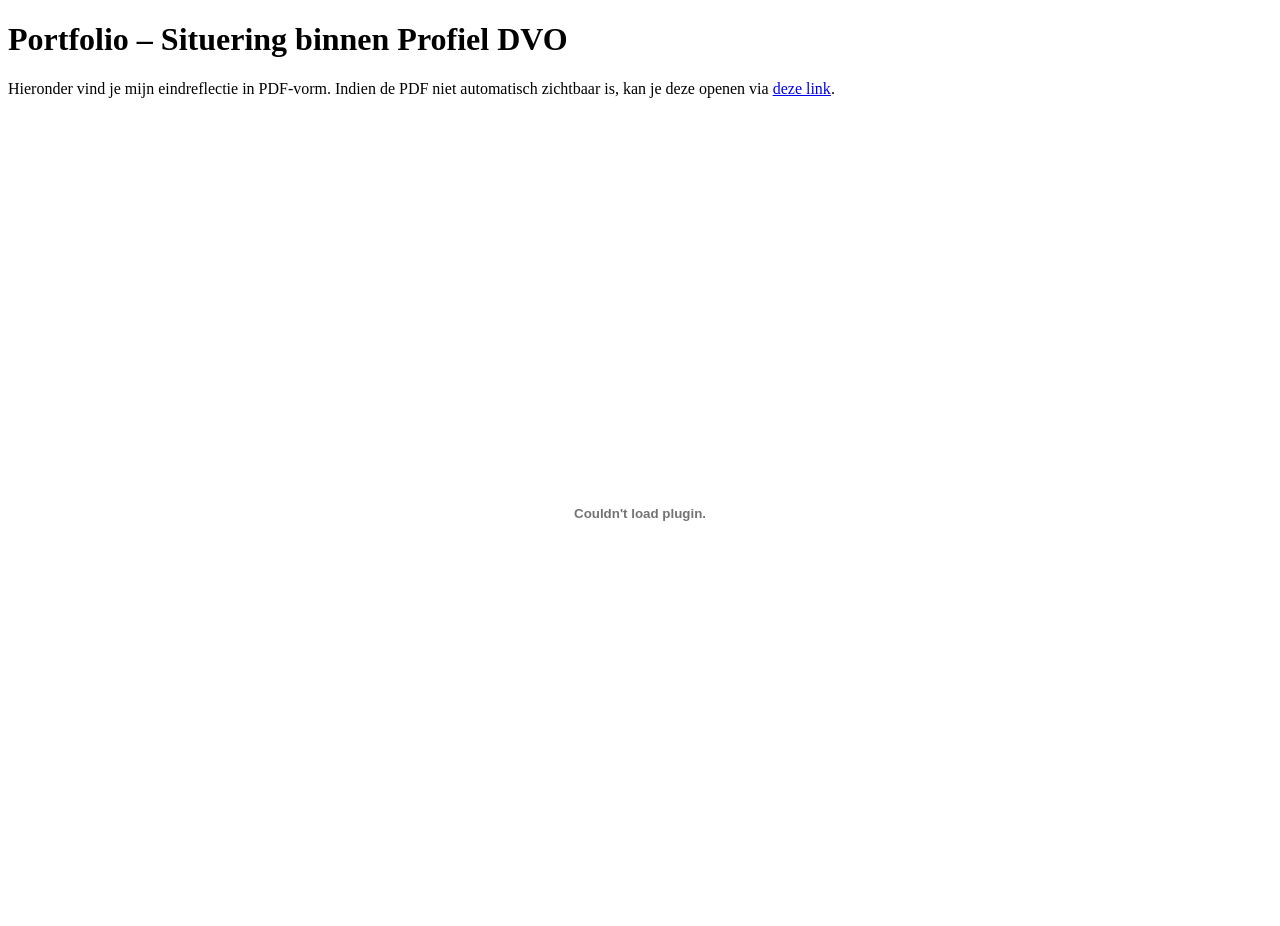
<file: portfolio/index.html>
<!DOCTYPE html>
<html lang="nl">
<head>
  <meta charset="UTF-8">
  <title>Portfolio – Profiel DVO</title>
  <meta name="viewport" content="width=device-width, initial-scale=1.0">
</head>
<body>

  <h1>Portfolio – Situering binnen Profiel DVO</h1>

  <p>
    Hieronder vind je mijn eindreflectie in PDF-vorm.
    Indien de PDF niet automatisch zichtbaar is, kan je deze openen via
    <a href="portfolio.pdf">deze link</a>.
  </p>

  <embed 
    src="portfolio.pdf" 
    type="application/pdf" 
    width="100%" 
    height="800px"
  >

</body>
</html>
</file>
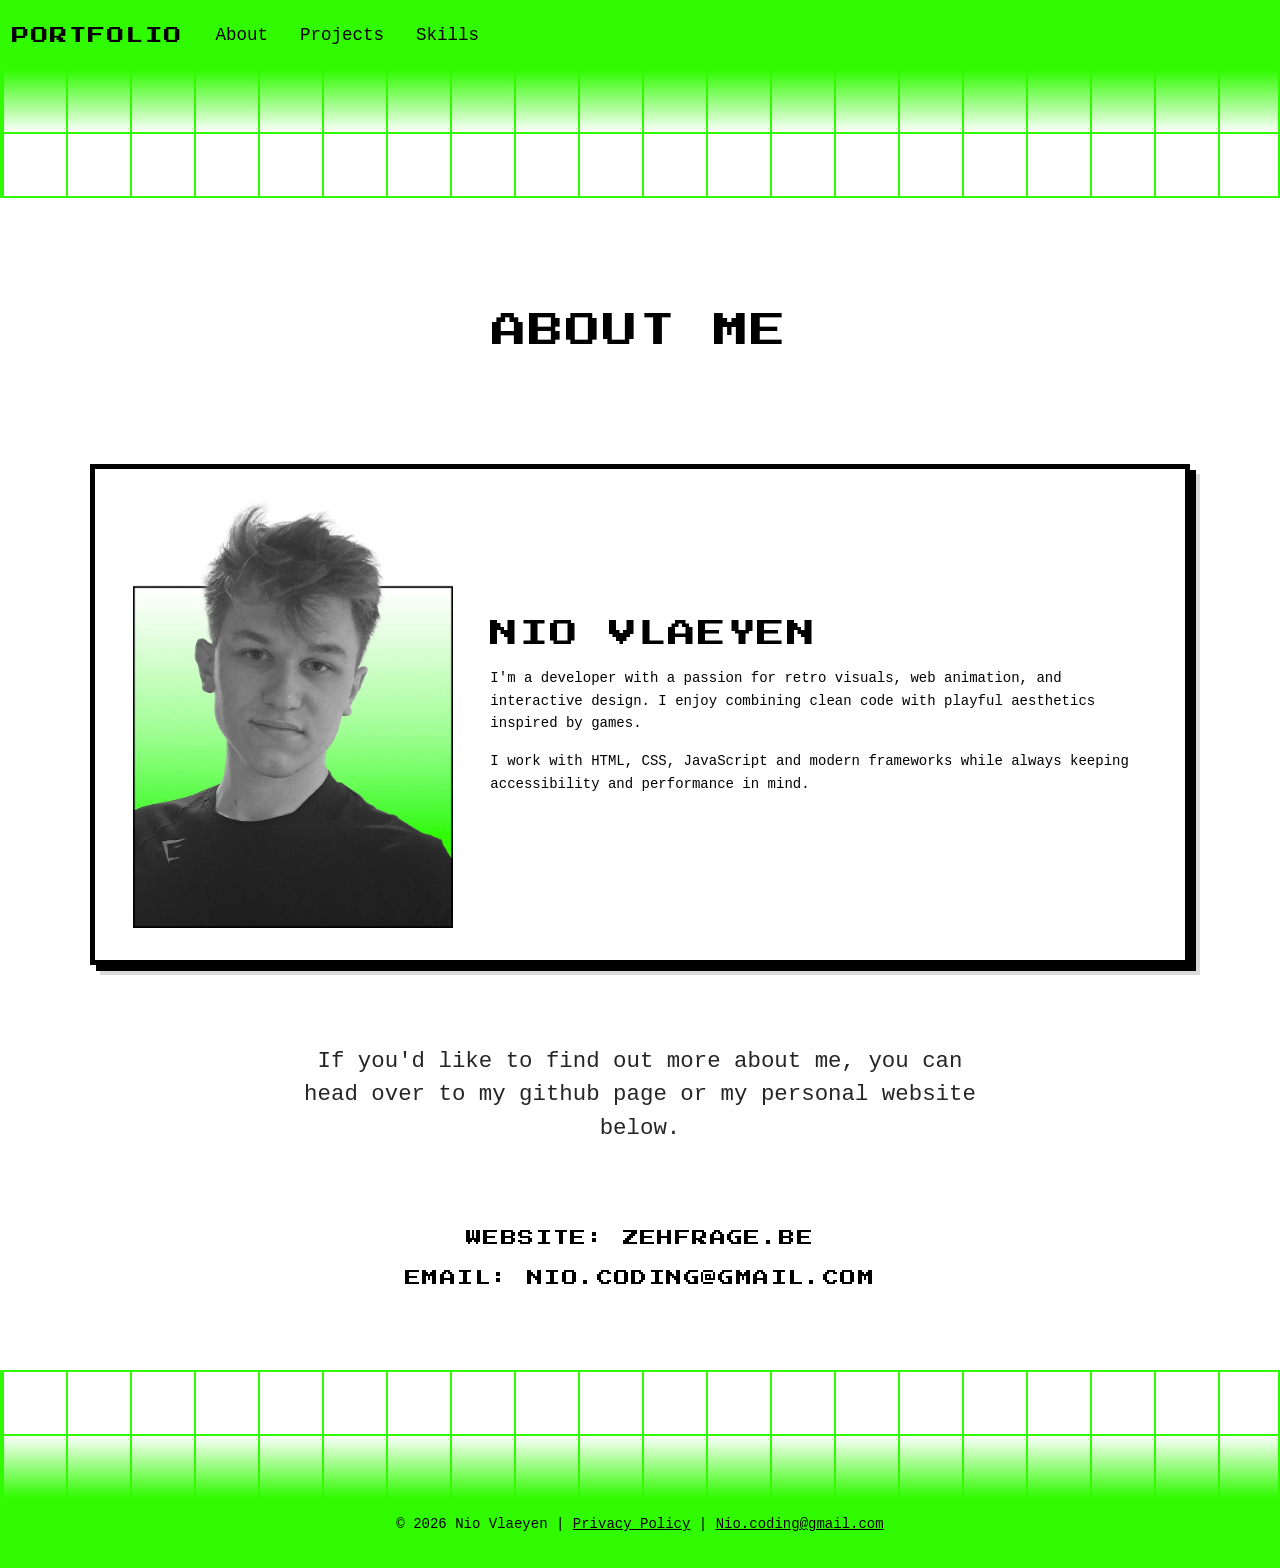
<file: about.html>
<!DOCTYPE html>
<html lang="en">

<head>
    <meta charset="utf-8">
    <meta name="viewport" content="width=device-width, initial-scale=1">
    <title>About — Nio Vlaeyen</title>
    <link href="https://cdn.jsdelivr.net/npm/bootstrap-icons@1.11.4/font/bootstrap-icons.css" rel="stylesheet">
    <link href="https://fonts.googleapis.com/css2?family=Press+Start+2P&display=swap" rel="stylesheet">
    <script src="https://cdn.jsdelivr.net/npm/bootstrap@5.3.2/dist/js/bootstrap.bundle.min.js"></script>
    <link rel="stylesheet" href="assets/CSS/bootswatch.css">
    <link rel="stylesheet" href="assets/CSS/style.css">
</head>

<body>
    <nav class="navbar navbar-expand-lg navbar-light bg-primary">
        <div class="container-fluid">
            <a class="navbar-brand retro-border-text" href="index.html">Portfolio</a>
            <button class="navbar-toggler" type="button" data-bs-toggle="collapse" data-bs-target="#navbarColor01"
                aria-controls="navbarColor01" aria-expanded="false" aria-label="Toggle navigation">
                <span class="navbar-toggler-icon"></span>
            </button>
            <div class="collapse navbar-collapse" id="navbarColor01">
                <ul class="navbar-nav me-auto">
                    <li class="nav-item">
                        <a class="nav-link" href="#">About</a>
                    </li>
                    <li class="nav-item">
                        <a class="nav-link" href="projects.html">Projects</a>
                    </li>
                    <li class="nav-item">
                        <a class="nav-link" href="skills.html">Skills</a>
                    </li>
            </div>
        </div>
    </nav>
    <header class="moving-grid-header" role="banner">
        <div class="moving-grid-header-inner">
        </div>
    </header>

    <main class="container">
        <h1 class="page-title">About me</h1>
        <section class="about-section">
            <div class="about-image"><img class="selfie" src="assets/Images/SelfieBackground.webp" alt="Foto"></div>
            <div class="about-content">
                <h2>Nio Vlaeyen</h2>
                <p>
                    I'm a developer with a passion for retro visuals, web animation,
                    and interactive design. I enjoy combining clean code with playful
                    aesthetics inspired by games.
                </p>
                <p>
                    I work with HTML, CSS, JavaScript and modern frameworks while
                    always keeping accessibility and performance in mind.
                </p>
            </div>
        </section>
        <section class="about-intro">
            <p>
                If you'd like to find out more about me, you can head over to my github page or my personal website
                below.
            </p>
        </section>
        <div class="contact-info">
            <!-- <p class="contact-title">Github: <a href="https://github.com/zehfrage" target="_blank"
                    class="contact-link">github.com/zehfrage</a></p> -->
            <p class="contact-title">Website: <a href="https://zehfrage.be" target="_blank"
                    class="contact-link">zehfrage.be</a></p>
            <p class="contact-title">Email: <a href="mailto:nio.coding@gmail.com"
                    class="contact-link">nio.coding@gmail.com</a></p>
        </div>

    </main>
    <footer class="moving-grid-footer" role="banner">
        <div class="moving-grid-footer-inner">
        </div>
    </footer>
    <div class="footer">
        <p>&copy; 2026 Nio Vlaeyen | <a href="privacy.txt" target="_blank">Privacy Policy</a> | <a
                href="mailto:nio.coding@gmail.com" target="_blank">Nio.coding@gmail.com</a></p>
    </div>

    <script src="script.js"></script>
</body>

</html>
</file>
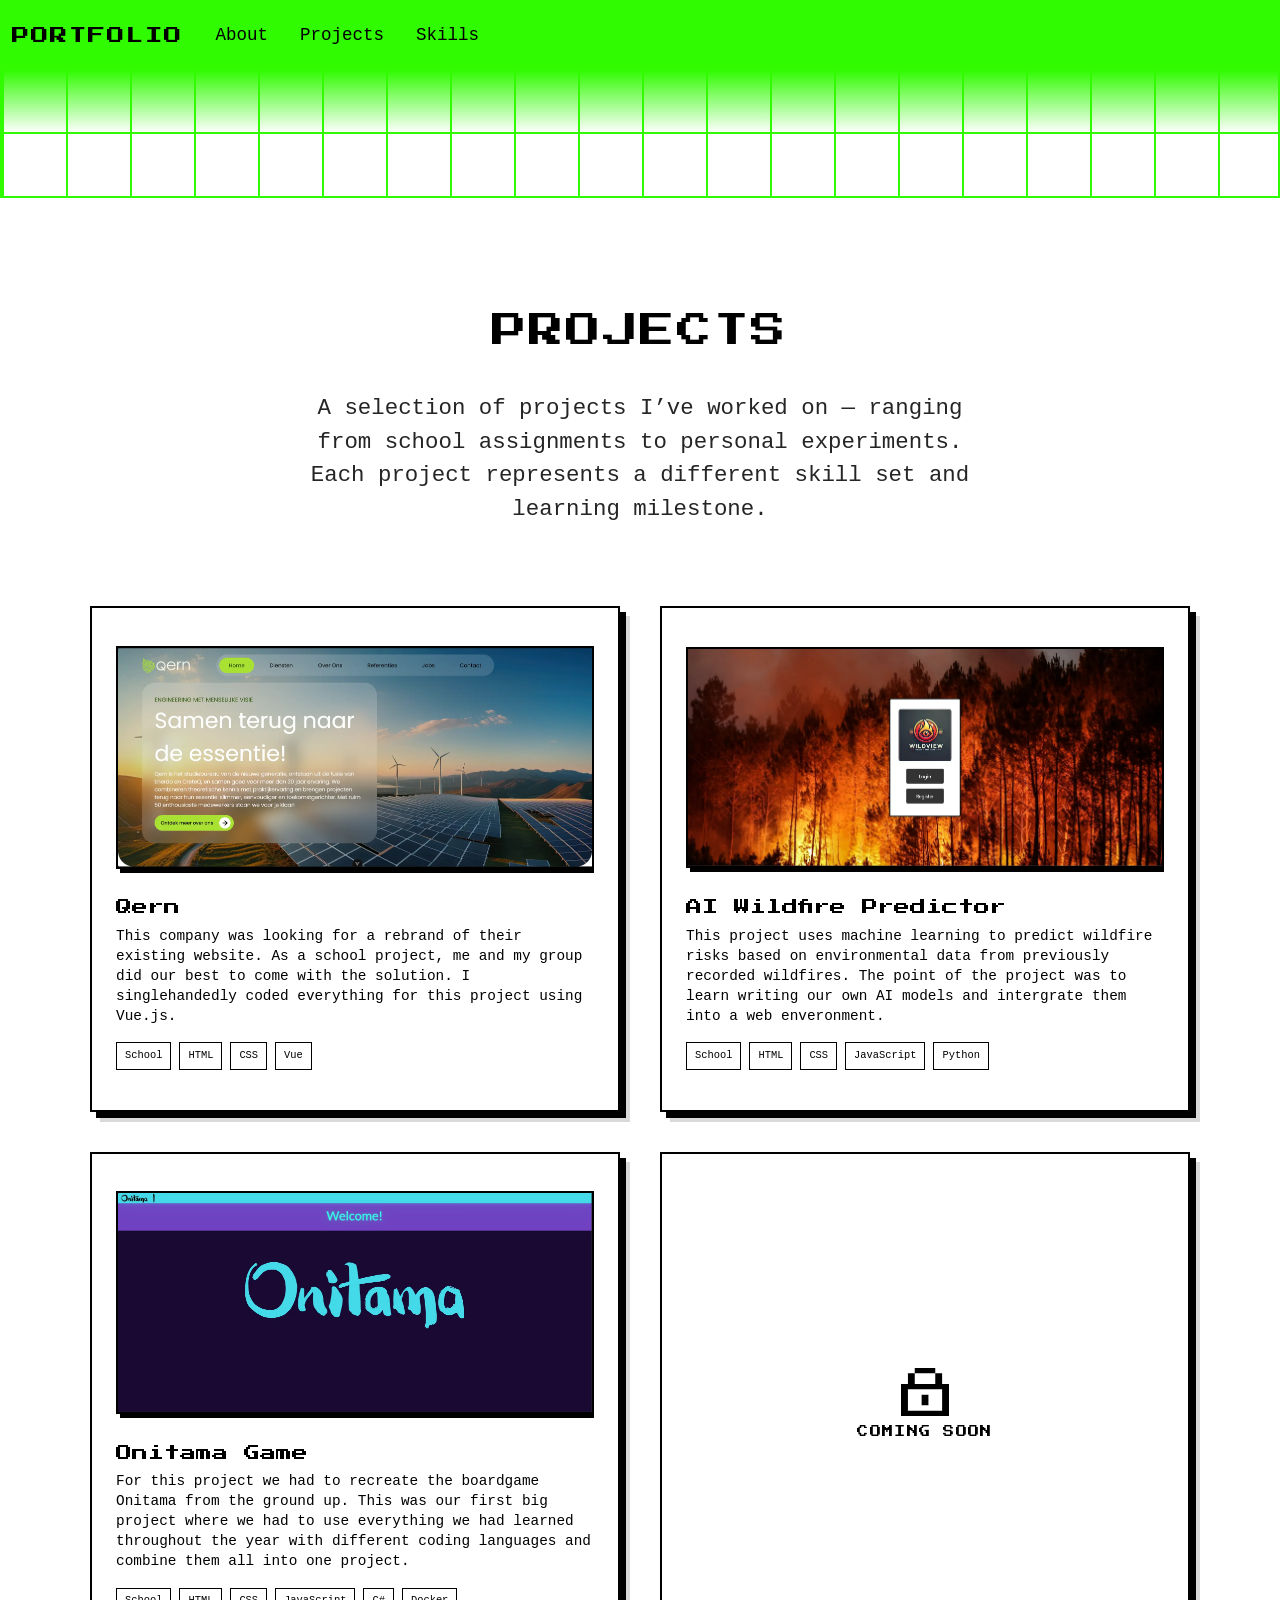
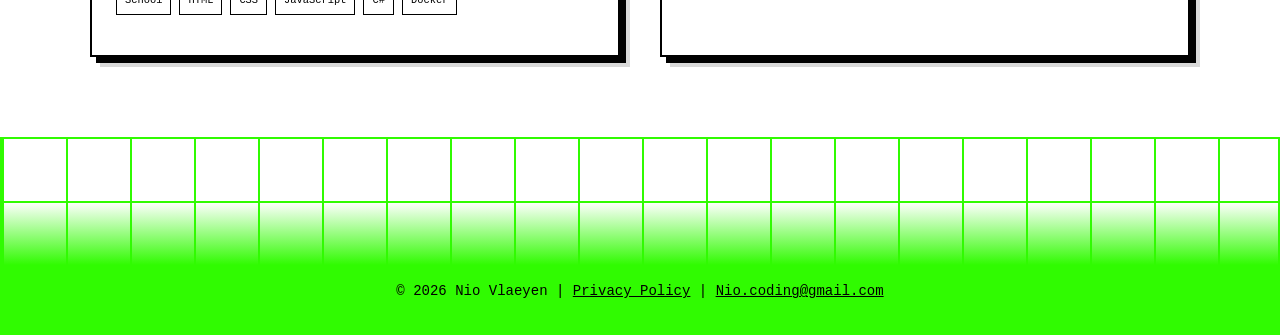
<file: projects.html>
<!DOCTYPE html>
<html lang="en">

<head>
    <meta charset="UTF-8">
    <meta name="viewport" content="width=device-width, initial-scale=1.0">
    <title>Projects — Nio Vlaeyen</title>
    <link href="https://cdn.jsdelivr.net/npm/bootstrap-icons@1.11.4/font/bootstrap-icons.css" rel="stylesheet">
    <link href="https://fonts.googleapis.com/css2?family=Press+Start+2P&display=swap" rel="stylesheet">
    <script src="https://cdn.jsdelivr.net/npm/bootstrap@5.3.2/dist/js/bootstrap.bundle.min.js"></script>
    <link rel="stylesheet" href="assets/CSS/bootswatch.css">
    <link rel="stylesheet" href="assets/CSS/style.css">
</head>

<body>
    <nav class="navbar navbar-expand-lg navbar-light bg-primary">
        <div class="container-fluid">
            <a class="navbar-brand retro-border-text" href="index.html">Portfolio</a>
            <button class="navbar-toggler" type="button" data-bs-toggle="collapse" data-bs-target="#navbarColor01"
                aria-controls="navbarColor01" aria-expanded="false" aria-label="Toggle navigation">
                <span class="navbar-toggler-icon"></span>
            </button>
            <div class="collapse navbar-collapse" id="navbarColor01">
                <ul class="navbar-nav me-auto">
                    <li class="nav-item">
                        <a class="nav-link" href="about.html">About</a>
                    </li>
                    <li class="nav-item">
                        <a class="nav-link" href="#">Projects</a>
                    </li>
                    <li class="nav-item">
                        <a class="nav-link" href="skills.html">Skills</a>
                    </li>

            </div>
        </div>
    </nav>
    <header class="moving-grid-header" role="banner">
        <div class="moving-grid-header-inner">
        </div>
    </header>
    <main class="projects-page container">
        <h1 class="page-title">Projects</h1>

        <section class="intro">
            <p>
                A selection of projects I’ve worked on — ranging from school assignments
                to personal experiments. Each project represents a different skill set
                and learning milestone.
            </p>
        </section>


        <section class="projects-grid">
                <article class="project-card">
                            <a class="qern" href="https://wpl2-qern-13.netlify.app/" target="_blank">
                <div class="project-image">
                    <img src="assets/Images/Qern.webp" alt="Project screenshot">
                </div>

                <div class="project-body">
                    <h3 class="project-title">Qern</h3>
                    <p class="project-description">
                        This company was looking for a rebrand of their existing website. As a school project, me and my group did our best to come with the solution. I singlehandedly coded everything for this project using Vue.js.
                    </p>

                    <ul class="project-tags">
                        <li>School</li>
                        <li>HTML</li>
                        <li>CSS</li>
                        <li>Vue</li>
                    </ul>
                </div>
                </a>
            </article>

            <article class="project-card">
                <div class="project-image">
                    <img src="assets/Images/WildView.webp" alt="Project screenshot">
                </div>

                <div class="project-body">
                    <h3 class="project-title">AI Wildfire Predictor</h3>
                    <p class="project-description">
                        This project uses machine learning to predict wildfire risks based on
                        environmental data from previously recorded wildfires. The point of the project was to learn
                        writing our own AI models and intergrate them into a web enveronment.
                    </p>

                    <ul class="project-tags">
                        <li>School</li>
                        <li>HTML</li>
                        <li>CSS</li>
                        <li>JavaScript</li>
                        <li>Python</li>
                    </ul>
                </div>
            </article>

            <article class="project-card">
                <div class="project-image">
                    <img src="assets/Images/Onitama.webp" alt="Project screenshot">
                </div>

                <div class="project-body">
                    <h3 class="project-title">Onitama Game</h3>
                    <p class="project-description">
                        For this project we had to recreate the boardgame Onitama from the ground up. This was our first
                        big project where we had to use everything we had learned throughout the year with different
                        coding languages and combine them all into one project.
                    </p>

                    <ul class="project-tags">
                        <li>School</li>
                        <li>HTML</li>
                        <li>CSS</li>
                        <li>JavaScript</li>
                        <li>C#</li>
                        <li>Docker</li>
                    </ul>
                </div>
            </article>
            <!-- Locked DLC card -->
            <article class="project-card locked">
                <div class="lock-overlay">
                    <img src="assets/Images/Lock.png" alt="Lock">
                </div>
                <h2></h2>
                <p></p>
            </article>
        </section>
    </main>
    <footer class="moving-grid-footer" role="banner">
        <div class="moving-grid-footer-inner">
        </div>
    </footer>
    <div class="footer">
        <p>&copy; 2026 Nio Vlaeyen | <a href="privacy.txt" target="_blank">Privacy Policy</a> | <a
                href="mailto:nio.coding@gmail.com" target="_blank">Nio.coding@gmail.com</a></p>
    </div>

</body>

</html>
</file>
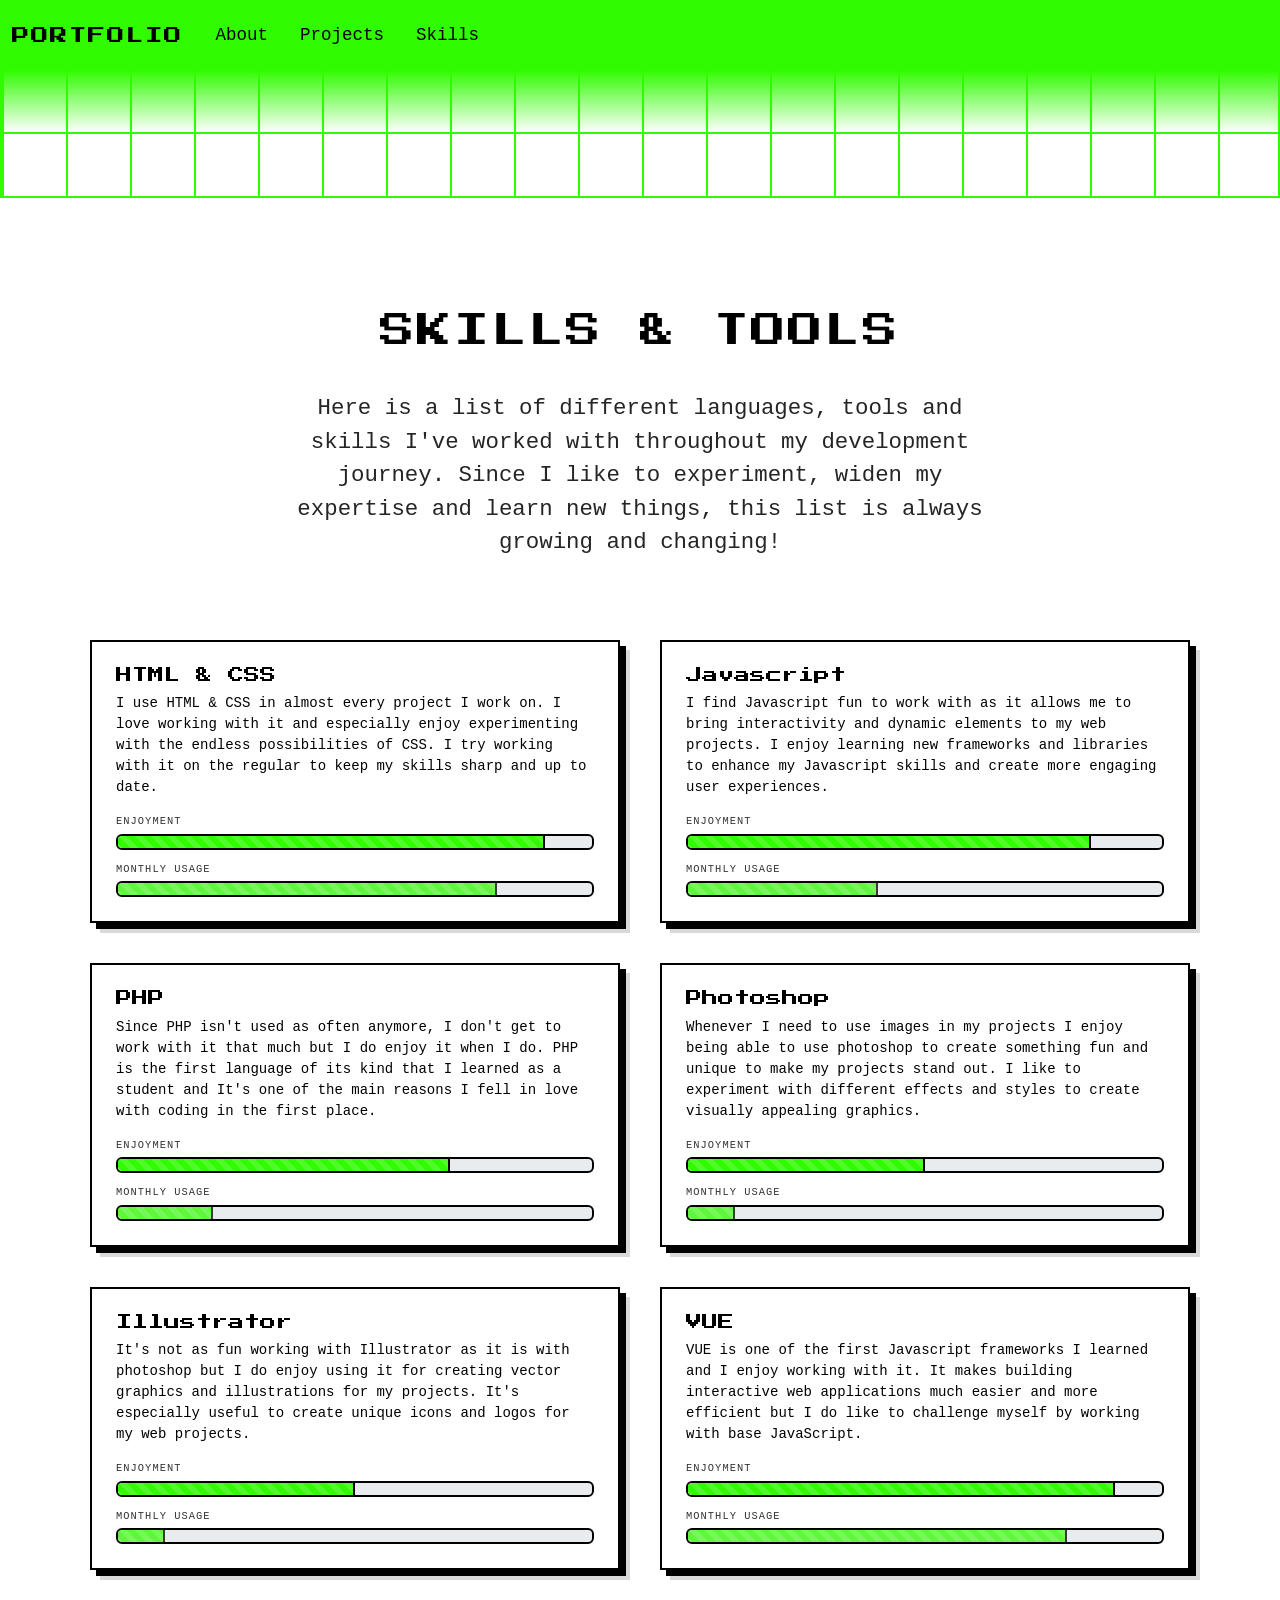
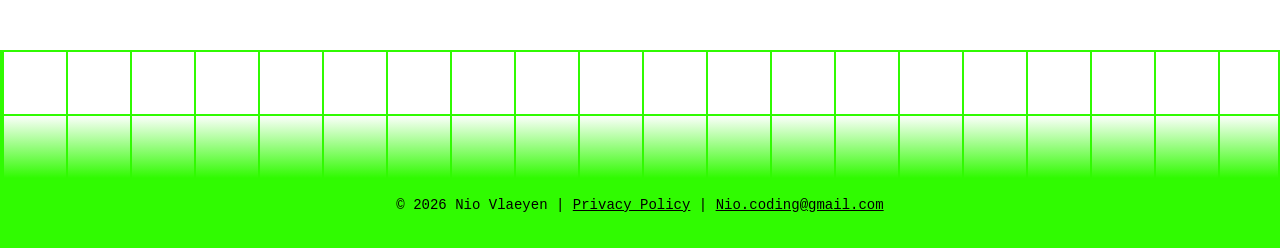
<file: skills.html>
<!doctype html>
<html lang="en">
  <head>
    <meta charset="UTF-8" />
    <meta name="viewport" content="width=device-width, initial-scale=1.0" />
    <title>Skills — Nio Vlaeyen</title>
    <link
      href="https://cdn.jsdelivr.net/npm/bootstrap-icons@1.11.4/font/bootstrap-icons.css"
      rel="stylesheet"
    />
    <link
      href="https://fonts.googleapis.com/css2?family=Press+Start+2P&display=swap"
      rel="stylesheet"
    />
    <script src="https://cdn.jsdelivr.net/npm/bootstrap@5.3.2/dist/js/bootstrap.bundle.min.js"></script>
    <link rel="stylesheet" href="assets/CSS/bootswatch.css" />
    <link rel="stylesheet" href="assets/CSS/style.css" />
    <script src="script.js"></script>
  </head>

  <body>
    <nav class="navbar navbar-expand-lg navbar-light bg-primary">
      <div class="container-fluid">
        <a class="navbar-brand retro-border-text" href="index.html"
          >Portfolio</a
        >
        <button
          class="navbar-toggler"
          type="button"
          data-bs-toggle="collapse"
          data-bs-target="#navbarColor01"
          aria-controls="navbarColor01"
          aria-expanded="false"
          aria-label="Toggle navigation"
        >
          <span class="navbar-toggler-icon"></span>
        </button>
        <div class="collapse navbar-collapse" id="navbarColor01">
          <ul class="navbar-nav me-auto">
            <li class="nav-item">
              <a class="nav-link" href="about.html">About</a>
            </li>
            <li class="nav-item">
              <a class="nav-link" href="projects.html">Projects</a>
            </li>
            <li class="nav-item">
              <a class="nav-link" href="#">Skills</a>
            </li>
          </ul>
        </div>
      </div>
    </nav>
    <header class="moving-grid-header" role="banner">
      <div class="moving-grid-header-inner"></div>
    </header>
    <main class="skills-page container">
      <h1 class="page-title">Skills & Tools</h1>
      <section class="intro">
        <p>
          Here is a list of different languages, tools and skills I've worked
          with throughout my development journey. Since I like to experiment,
          widen my expertise and learn new things, this list is always growing
          and changing!
        </p>
      </section>

      <section class="skill-grid">
        <article class="skill-card">
          <div class="skill-body">
            <h3 class="skill-title">HTML & CSS</h3>
            <p class="skill-description">
              I use HTML & CSS in almost every project I work on. I love working
              with it and especially enjoy experimenting with the endless
              possibilities of CSS. I try working with it on the regular to keep
              my skills sharp and up to date.
            </p>
            <div class="skill-metric">
              <span class="metric-label">Enjoyment</span>
              <div class="progress">
                <div
                  class="progress-bar enjoyment progress-bar-striped progress-bar-animated"
                  role="progressbar"
                  aria-valuenow="90"
                  aria-valuemin="0"
                  aria-valuemax="100"
                  style="width: 90%"
                ></div>
              </div>
            </div>

            <div class="skill-metric">
              <span class="metric-label">Monthly Usage</span>
              <div class="progress">
                <div
                  class="progress-bar usage progress-bar-striped progress-bar-animated"
                  role="progressbar"
                  aria-valuenow="80"
                  aria-valuemin="0"
                  aria-valuemax="100"
                  style="width: 80%"
                ></div>
              </div>
            </div>
          </div>
        </article>
        <article class="skill-card">
          <div class="skill-body">
            <h3 class="skill-title">Javascript</h3>
            <p class="skill-description">
              I find Javascript fun to work with as it allows me to bring
              interactivity and dynamic elements to my web projects. I enjoy
              learning new frameworks and libraries to enhance my Javascript
              skills and create more engaging user experiences.
            </p>
            <div class="skill-metric">
              <span class="metric-label">Enjoyment</span>
              <div class="progress">
                <div
                  class="progress-bar enjoyment progress-bar-striped progress-bar-animated"
                  role="progressbar"
                  aria-valuenow="85"
                  aria-valuemin="0"
                  aria-valuemax="100"
                  style="width: 85%"
                ></div>
              </div>
            </div>

            <div class="skill-metric">
              <span class="metric-label">Monthly Usage</span>
              <div class="progress">
                <div
                  class="progress-bar usage progress-bar-striped progress-bar-animated"
                  role="progressbar"
                  aria-valuenow="70"
                  aria-valuemin="0"
                  aria-valuemax="100"
                  style="width: 40%"
                ></div>
              </div>
            </div>
          </div>
        </article>
        <article class="skill-card">
          <div class="skill-body">
            <h3 class="skill-title">PHP</h3>
            <p class="skill-description">
              Since PHP isn't used as often anymore, I don't get to work with it
              that much but I do enjoy it when I do. PHP is the first language
              of its kind that I learned as a student and It's one of the main
              reasons I fell in love with coding in the first place.
            </p>
            <div class="skill-metric">
              <span class="metric-label">Enjoyment</span>
              <div class="progress">
                <div
                  class="progress-bar enjoyment progress-bar-striped progress-bar-animated"
                  role="progressbar"
                  aria-valuenow="70"
                  aria-valuemin="0"
                  aria-valuemax="100"
                  style="width: 70%"
                ></div>
              </div>
            </div>

            <div class="skill-metric">
              <span class="metric-label">Monthly Usage</span>
              <div class="progress">
                <div
                  class="progress-bar usage progress-bar-striped progress-bar-animated"
                  role="progressbar"
                  aria-valuenow="20"
                  aria-valuemin="0"
                  aria-valuemax="100"
                  style="width: 20%"
                ></div>
              </div>
            </div>
          </div>
        </article>
        <article class="skill-card">
          <div class="skill-body">
            <h3 class="skill-title">Photoshop</h3>
            <p class="skill-description">
              Whenever I need to use images in my projects I enjoy being able to
              use photoshop to create something fun and unique to make my
              projects stand out. I like to experiment with different effects
              and styles to create visually appealing graphics.
            </p>
            <div class="skill-metric">
              <span class="metric-label">Enjoyment</span>
              <div class="progress">
                <div
                  class="progress-bar enjoyment progress-bar-striped progress-bar-animated"
                  role="progressbar"
                  aria-valuenow="85"
                  aria-valuemin="0"
                  aria-valuemax="100"
                  style="width: 50%"
                ></div>
              </div>
            </div>

            <div class="skill-metric">
              <span class="metric-label">Monthly Usage</span>
              <div class="progress">
                <div
                  class="progress-bar usage progress-bar-striped progress-bar-animated"
                  role="progressbar"
                  aria-valuenow="40"
                  aria-valuemin="0"
                  aria-valuemax="100"
                  style="width: 10%"
                ></div>
              </div>
            </div>
          </div>
        </article>
        <article class="skill-card">
          <div class="skill-body">
            <h3 class="skill-title">Illustrator</h3>
            <p class="skill-description">
              It's not as fun working with Illustrator as it is with photoshop
              but I do enjoy using it for creating vector graphics and
              illustrations for my projects. It's especially useful to create
              unique icons and logos for my web projects.
            </p>
            <div class="skill-metric">
              <span class="metric-label">Enjoyment</span>
              <div class="progress">
                <div
                  class="progress-bar enjoyment progress-bar-striped progress-bar-animated"
                  role="progressbar"
                  aria-valuenow="65"
                  aria-valuemin="0"
                  aria-valuemax="100"
                  style="width: 50%"
                ></div>
              </div>
            </div>

            <div class="skill-metric">
              <span class="metric-label">Monthly Usage</span>
              <div class="progress">
                <div
                  class="progress-bar usage progress-bar-striped progress-bar-animated"
                  role="progressbar"
                  aria-valuenow="20"
                  aria-valuemin="0"
                  aria-valuemax="100"
                  style="width: 10%"
                ></div>
              </div>
            </div>
          </div>
        </article>
        <article class="skill-card">
          <div class="skill-body">
            <h3 class="skill-title">VUE</h3>
            <p class="skill-description">
              VUE is one of the first Javascript frameworks I learned and I
              enjoy working with it. It makes building interactive web
              applications much easier and more efficient but I do like to
              challenge myself by working with base JavaScript.
            </p>
            <div class="skill-metric">
              <span class="metric-label">Enjoyment</span>
              <div class="progress">
                <div
                  class="progress-bar enjoyment progress-bar-striped progress-bar-animated"
                  role="progressbar"
                  aria-valuenow="65"
                  aria-valuemin="0"
                  aria-valuemax="100"
                  style="width: 90%"
                ></div>
              </div>
            </div>

            <div class="skill-metric">
              <span class="metric-label">Monthly Usage</span>
              <div class="progress">
                <div
                  class="progress-bar usage progress-bar-striped progress-bar-animated"
                  role="progressbar"
                  aria-valuenow="30"
                  aria-valuemin="0"
                  aria-valuemax="100"
                  style="width: 80%"
                ></div>
              </div>
            </div>
          </div>
        </article>
      </section>
    </main>
    <footer class="moving-grid-footer" role="banner">
      <div class="moving-grid-footer-inner"></div>
    </footer>
    <div class="footer">
      <p>
        &copy; 2026 Nio Vlaeyen |
        <a href="privacy.txt" target="_blank">Privacy Policy</a> |
        <a href="mailto:nio.coding@gmail.com" target="_blank"
          >Nio.coding@gmail.com</a
        >
      </p>
    </div>
  </body>
</html>
</file>
<file: assets/CSS/style.css>
/* GENERAL */
:root {
  --bs-primary: #30fb01;
  --bs-primary-rgb: 48, 251, 1;
  --retro-font: "Press Start 2P", JetBrains Mono, monospace;
  --grid-size: 64px;
  --grid-line-width: 2px;
  --grid-line-color: #30fb01;
  --grid-height: 128px;
}

@import url("https://fonts.googleapis.com/css2?family=Press+Start+2P&display=swap");

html,
body {
  margin: 0;
  padding: 0;
  height: 100%;
  background-color: #fff;
  color: #000;
  font-family:
    JetBrains Mono,
    monospace;
}

body {
  font-family:
    JetBrains Mono,
    monospace;
}

/* Retro font application */
.moving-grid-name,
.navbar-brand,
h1,
h2,
.player-tag,
.home-button {
  font-family: var(--retro-font);
  letter-spacing: 0.06em;
  text-transform: uppercase;
}

/* Moving grid header/footer */
.moving-grid-header,
.moving-grid-footer {
  width: 100%;
  height: var(--grid-height);
  overflow: hidden;
  position: relative;
  background: transparent;
  border: solid 2px #30fb01;
}

.moving-grid-header::before,
.moving-grid-footer::before {
  content: "";
  position: absolute;
  inset: 0;
  z-index: 0;
  background-image:
    repeating-linear-gradient(
      90deg,
      var(--grid-line-color) 0 var(--grid-line-width),
      transparent var(--grid-line-width) var(--grid-size)
    ),
    repeating-linear-gradient(
      0deg,
      var(--grid-line-color) 0 var(--grid-line-width),
      transparent var(--grid-line-width) var(--grid-size)
    );
  background-size:
    var(--grid-size) var(--grid-size),
    var(--grid-size) var(--grid-size);
  background-position:
    var(--grid-size) 0,
    var(--grid-size) 0;
  opacity: 1;
  pointer-events: none;
  animation: grid-slide 10s linear infinite;
}

.moving-grid-header {
  background-image: linear-gradient(to top, white, white, #30fb01);
  margin-bottom: 5rem;
  border-top: none;
}

.moving-grid-footer {
  background-image: linear-gradient(to bottom, white, white, #30fb01);
  margin-top: 5rem;
  border-bottom: none;
}

@keyframes grid-slide {
  from {
    background-position:
      var(--grid-size) 0,
      var(--grid-size) 0;
  }
  to {
    background-position:
      0 0,
      0 0;
  }
}

/* Navbar and footer */
.navbar {
  border: none;
  min-height: 70px;
  margin: 0;
}

.footer {
  background-color: #30fb01;
  min-height: 70px;
  max-height: 70px;
  align-content: center;
  text-align: center;
}

/* PROJECTS */
.projects-grid,
.skill-grid {
  display: grid;
  grid-template-columns: 1fr;
  gap: 2.5rem;
  max-width: 1100px;
  margin: 0 auto;
}

.project-card,
.skill-card {
  background: #fff;
  border: 2px solid #000;
  padding: 1.5rem;
  position: relative;
  min-height: 200px;
  box-shadow:
    6px 6px 0 #000,
    10px 10px 0 rgba(0, 0, 0, 0.15);
  transition:
    transform 0.2s ease,
    box-shadow 0.2s ease;
  width: 100%;
  max-width: 530px;
  margin: 0 auto;
}

.project-card {
  min-height: 500px;
  max-height: 600px;
}

.project-card:hover,
.skill-card:hover {
  transform: translate(-4px, -4px);
  box-shadow:
    10px 10px 0 #000,
    14px 14px 0 rgba(0, 0, 0, 0.2);
}

.project-card h3,
.skill-card h3 {
  font-family: var(--retro-font);
  font-size: 1rem;
  margin-bottom: 0.5rem;
}

.project-card p {
  font-size: 0.9rem;
  line-height: 1.4;
}

.project-tag {
  display: inline-block;
  margin-top: 1rem;
  font-size: 0.7rem;
  border: 1px solid #000;
  padding: 0.25rem 0.5rem;
}

.project-tags {
  display: flex;
  flex-wrap: wrap;
  gap: 0.5rem;
  margin-top: 0.75rem;
  padding: 0;
  list-style: none;
}

.project-tags li {
  font-size: 0.65rem;
  padding: 0.3rem 0.5rem;
  border: 1px solid #000;
  white-space: nowrap;
}

.project-image {
  height: 250px;
  overflow: hidden;
  display: flex;
  align-items: center;
  justify-content: center;
  margin-bottom: 1rem;
}

.project-image img {
  width: 100%;
  height: auto;
  display: block;
  border: 2px solid #000;
  box-shadow: 4px 4px 0 #000;
}

.page-title {
  align-content: center;
  padding: 2rem;
  text-align: center;
}

.intro,
.about-intro {
  max-width: 700px;
  margin: 0 auto 4rem;
  font-size: 1.4rem;
  opacity: 0.85;
  align-content: center;
  text-align: center;
}

@media (min-width: 768px) {
  .projects-grid,
  .skill-grid {
    grid-template-columns: repeat(2, 1fr);
  }
}

@media (max-width: 700px) {
  .projects-grid {
    grid-template-columns: 1fr;
  }
}

/* SKILLS */
.skill-metric {
  margin-top: 0.75rem;
}

.metric-label {
  display: block;
  font-size: 0.65rem;
  letter-spacing: 0.1em;
  text-transform: uppercase;
  margin-bottom: 0.25rem;
  opacity: 0.8;
}

.progress-bar.enjoyment {
  background-color: var(--bs-primary);
}

.progress-bar.usage {
  opacity: 0.75;
}

/* ABOUT */
.about-section {
  background: #fff;
  border: 2px solid #000;
  padding: 1.5rem;
  position: relative;
  box-shadow:
    6px 6px 0 #000,
    10px 10px 0 rgba(0, 0, 0, 0.15);
  transition:
    transform 0.2s ease,
    box-shadow 0.2s ease;
  display: grid;
  grid-template-columns: 1fr;
  gap: 2rem;
  max-width: 1100px;
  margin: 5rem auto;
  padding: 2rem;
  align-items: center;
  border: solid 5px #000;
}

.about-section:hover {
  transform: translate(-4px, -4px);
  box-shadow:
    10px 10px 0 #000,
    14px 14px 0 rgba(0, 0, 0, 0.2);
}

.selfie {
  max-width: 400px;
}

.about-image img {
  width: 100%;
  max-width: 320px;
  display: block;
  margin: 0 auto;
}

.about-content h2 {
  margin-bottom: 1rem;
}

.about-content p {
  margin-bottom: 1rem;
  line-height: 1.6;
}

@media (min-width: 768px) {
  .about-section {
    grid-template-columns: 1fr 2fr;
  }
}

/* INDEX */
.page-loader {
  position: fixed;
  inset: 0;
  background: #fff;
  display: flex;
  align-items: center;
  justify-content: center;
  z-index: 9999;
  transition:
    opacity 0.9s ease,
    visibility 0.9s ease;
}

.page-loader.loaded {
  opacity: 0;
  visibility: hidden;
  pointer-events: none;
}

.retro-loader {
  text-align: center;
  color: #000;
  font-family: var(--retro-font);
}

.retro-loader .bars {
  display: flex;
  gap: 8px;
  margin-bottom: 12px;
}

.retro-loader .bar {
  display: block;
  width: 12px;
  height: 12px;
  background: var(--bs-primary);
  box-shadow: 0 0 0 1px rgba(0, 0, 0, 0.25) inset;
  transform-origin: center bottom;
  animation: bar-pop 1200ms cubic-bezier(0.2, 0.9, 0.2, 1) infinite;
}

.retro-loader .bar:nth-child(2) {
  animation-delay: 120ms;
}
.retro-loader .bar:nth-child(3) {
  animation-delay: 240ms;
}
.retro-loader .bar:nth-child(4) {
  animation-delay: 360ms;
}
.retro-loader .bar:nth-child(5) {
  animation-delay: 480ms;
}

.retro-loader .loader-text {
  font-size: 12px;
  opacity: 0.85;
}

@keyframes bar-pop {
  0% {
    transform: scaleY(0.25);
    opacity: 0.4;
  }
  50% {
    transform: scaleY(1.25);
    opacity: 1;
  }
  100% {
    transform: scaleY(0.25);
    opacity: 0.4;
  }
}

@media (prefers-reduced-motion: reduce) {
  .retro-loader .bar {
    animation: none;
    opacity: 1;
    transform: scaleY(1);
  }
}

.grid-floor-1 {
  position: absolute;
  width: 200%;
  height: 1000%;
  left: -50%;
  top: 30%;
  background-image:
    repeating-linear-gradient(90deg, #30fb01 0 2px, transparent 1px 64px),
    repeating-linear-gradient(0deg, #30fb01 0 2px, transparent 2px 64px);
  transform-origin: top center;
  transform: rotateX(65deg) translateY(0);
  animation: grid-scroll 6s linear infinite;
  will-change: transform;
  mask-image: linear-gradient(to bottom, transparent 0%, black 20%, black 100%);
}

@keyframes grid-scroll {
  from {
    transform: rotateX(65deg) translateY(0);
  }
  to {
    transform: rotateX(65deg) translateY(64px);
  }
}

/* Menu and buttons */
.menu-podium {
  display: grid;
  grid-template-columns: repeat(3, auto);
  grid-template-rows: auto;
  gap: 2rem;
  justify-content: center;
  align-items: center;
  margin: 0 auto;
}

.menu-item a {
  display: block;
  width: 200px;
  padding: 1rem 2.5rem;
  border: 3px solid #000;
  background: #fff;
  color: #000;
  font-family: var(--retro-font);
  text-decoration: none;
  box-shadow: 0 4px 0 #000;
  transition:
    transform 0.2s ease,
    background 0.2s ease;
  text-align: center;
  margin: 0 auto;
  transform-origin: center;
}

.menu-item.primary a {
  width: 240px;
  padding: 1.2rem 2.5rem;
  font-size: 1.2rem;
}

.menu-item a:hover {
  background: var(--bs-primary);
  transform: scale(1.1);
}

.menu-item.primary {
  grid-column: 2;
}
.menu-item.secondary.left {
  grid-column: 1;
}
.menu-item.secondary.right {
  grid-column: 3;
}

.game-menu {
  position: relative;
  z-index: 2;
  text-align: center;
  top: 60%;
  left: 50%;
  transform: translate(-50%, -50%);
  width: 100%;
}

.game-title {
  font-size: clamp(32px, 6vw, 72px);
  margin-bottom: 2rem;
  letter-spacing: 0.2em;
  text-align: center;
  font-family: var(--retro-font);
  padding-bottom: 8rem;
}

.game-scene {
  position: relative;
  height: 100vh;
  width: 100vw;
  overflow: hidden;
  perspective: 900px;
  background: #fff;
  background-image: linear-gradient(to top, white, white, #30fb01);
}

.player-tag {
  position: absolute;
  top: 5%;
  left: 5%;
  color: #000;
  padding: 10px;
}

.game-menu ul {
  list-style: none;
  padding: 0;
  margin: 0;
}

.game-menu li {
  margin: 1rem 0;
}

/* Responsive adjustments */
@media (max-width: 767px) {
  .menu-podium {
    grid-template-columns: 1fr;
    grid-template-rows: auto auto auto;
    gap: 1rem;
    justify-items: center;
  }

  .menu-item.primary {
    grid-column: 1;
    grid-row: 1;
  }
  .menu-item.secondary.left {
    grid-column: 1;
    grid-row: 2;
  }
  .menu-item.secondary.right {
    grid-column: 1;
    grid-row: 3;
  }

  .grid-floor-1 {
    display: none;
  }
}

/* Light theme adjustments */
main,
.container,
h1,
h2,
h3,
h4,
h5,
h6,
p,
label,
.form-check-label,
.card,
.card-body {
  color: #000;
}

.nav-pills .nav-link.active {
  color: #000 !important;
}

h1,
h2,
h3,
h4,
h5,
h6 {
  color: #000 !important;
}

@media (prefers-reduced-motion: reduce) {
  .moving-grid-header::before {
    animation: none;
  }
}

.contact-info {
  margin: 2rem auto;
  text-align: center; /* Center horizontally */
  max-width: 600px; /* Limit width for better readability */
  font-family: var(--retro-font);
  letter-spacing: 0.1em;
  text-transform: uppercase; /* Match your retro style */
}

.contact-title {
  margin: 1rem 0;
  font-size: 1rem; /* Larger text */
  color: #000;
}

.contact-link {
  color: #000;
  text-decoration: none;
  transition: color 0.2s ease;
}

.contact-link:hover {
  color: var(--bs-primary);
}

.lock-overlay {
  position: absolute;
  inset: 0;
  background: rgba(255, 255, 255, 0.75);
  display: flex;
  flex-direction: column;
  align-items: center;
  justify-content: center;
  font-family: var(--retro-font);
  font-size: 0.8rem;
  letter-spacing: 0.1em;
  pointer-events: none;
}

.lock-overlay img {
  width: 48px; /* Adjust size as needed */
  height: 48px; /* Adjust size as needed */
  margin-bottom: 0.5rem;
}

.lock-overlay::after {
  content: "COMING SOON";
  font-size: 0.7rem;
  color: #000;
}

.qern {
  text-decoration: none;
}
</file>
<file: assets/CSS/bootswatch.css>
@charset "UTF-8";/*!
 * Bootswatch v5.3.8 (https://bootswatch.com)
 * Theme: brite
 * Copyright 2012-2025 Thomas Park
 * Licensed under MIT
 * Based on Bootstrap
*//*!
 * Bootstrap  v5.3.8 (https://getbootstrap.com/)
 * Copyright 2011-2025 The Bootstrap Authors
 * Licensed under MIT (https://github.com/twbs/bootstrap/blob/main/LICENSE)
 */:root,[data-bs-theme=light]{--bs-blue:#61bcff;--bs-indigo:#828df9;--bs-purple:#be82fa;--bs-pink:#ea4998;--bs-red:#f56565;--bs-orange:#fa984a;--bs-yellow:#ffc700;--bs-green:#68d391;--bs-teal:#2ed3be;--bs-cyan:#22d2ed;--bs-black:#000;--bs-white:#fff;--bs-gray:#868e96;--bs-gray-dark:#343a40;--bs-gray-100:#f8f9fa;--bs-gray-200:#e9ecef;--bs-gray-300:#dee2e6;--bs-gray-400:#ced4da;--bs-gray-500:#adb5bd;--bs-gray-600:#868e96;--bs-gray-700:#495057;--bs-gray-800:#343a40;--bs-gray-900:#212529;--bs-primary:#30FB01; /* EDIT THIS VALUE to change the theme primary color */ --bs-secondary:#fff;--bs-success:#68d391;--bs-info:#22d2ed;--bs-warning:#ffc700;--bs-danger:#f56565;--bs-light:#e9ecef;--bs-dark:#000;--bs-primary-rgb:162,228,54;--bs-secondary-rgb:255,255,255;--bs-success-rgb:104,211,145;--bs-info-rgb:34,210,237;--bs-warning-rgb:255,199,0;--bs-danger-rgb:245,101,101;--bs-light-rgb:233,236,239;--bs-dark-rgb:0,0,0;--bs-primary-text-emphasis:#415b16;--bs-secondary-text-emphasis:#666666;--bs-success-text-emphasis:#2a543a;--bs-info-text-emphasis:#0e545f;--bs-warning-text-emphasis:#665000;--bs-danger-text-emphasis:#622828;--bs-light-text-emphasis:#495057;--bs-dark-text-emphasis:#495057;--bs-primary-bg-subtle:#ecfad7;--bs-secondary-bg-subtle:white;--bs-success-bg-subtle:#e1f6e9;--bs-info-bg-subtle:#d3f6fb;--bs-warning-bg-subtle:#fff4cc;--bs-danger-bg-subtle:#fde0e0;--bs-light-bg-subtle:#fcfcfd;--bs-dark-bg-subtle:#ced4da;--bs-primary-border-subtle:#daf4af;--bs-secondary-border-subtle:white;--bs-success-border-subtle:#c3edd3;--bs-info-border-subtle:#a7edf8;--bs-warning-border-subtle:#ffe999;--bs-danger-border-subtle:#fbc1c1;--bs-light-border-subtle:#e9ecef;--bs-dark-border-subtle:#adb5bd;--bs-white-rgb:255,255,255;--bs-black-rgb:0,0,0;--bs-font-sans-serif:system-ui,-apple-system,"Segoe UI",Roboto,"Helvetica Neue","Noto Sans","Liberation Sans",Arial,sans-serif,"Apple Color Emoji","Segoe UI Emoji","Segoe UI Symbol","Noto Color Emoji";--bs-font-monospace:SFMono-Regular,Menlo,Monaco,Consolas,"Liberation Mono","Courier New",monospace;--bs-gradient:linear-gradient(180deg, rgba(255, 255, 255, 0.15), rgba(255, 255, 255, 0));--bs-body-font-family:var(--bs-font-sans-serif);--bs-body-font-size:0.875rem;--bs-body-font-weight:400;--bs-body-line-height:1.5;--bs-body-color:#212529;--bs-body-color-rgb:33,37,41;--bs-body-bg:#fff;--bs-body-bg-rgb:255,255,255;--bs-emphasis-color:#000;--bs-emphasis-color-rgb:0,0,0;--bs-secondary-color:rgba(33, 37, 41, 0.75);--bs-secondary-color-rgb:33,37,41;--bs-secondary-bg:#e9ecef;--bs-secondary-bg-rgb:233,236,239;--bs-tertiary-color:rgba(33, 37, 41, 0.5);--bs-tertiary-color-rgb:33,37,41;--bs-tertiary-bg:#f8f9fa;--bs-tertiary-bg-rgb:248,249,250;--bs-heading-color:inherit;--bs-link-color:#000;--bs-link-color-rgb:0,0,0;--bs-link-decoration:underline;--bs-link-hover-color:black;--bs-link-hover-color-rgb:0,0,0;--bs-code-color:#ea4998;--bs-highlight-color:#212529;--bs-highlight-bg:#fff4cc;--bs-border-width:1px;--bs-border-style:solid;--bs-border-color:#dee2e6;--bs-border-color-translucent:rgba(0, 0, 0, 0.175);--bs-border-radius:0.375rem;--bs-border-radius-sm:0.25rem;--bs-border-radius-lg:0.5rem;--bs-border-radius-xl:1rem;--bs-border-radius-xxl:2rem;--bs-border-radius-2xl:var(--bs-border-radius-xxl);--bs-border-radius-pill:50rem;--bs-box-shadow:0 0.5rem 1rem rgba(0, 0, 0, 0.15);--bs-box-shadow-sm:0 0.125rem 0.25rem rgba(0, 0, 0, 0.075);--bs-box-shadow-lg:0 1rem 3rem rgba(0, 0, 0, 0.175);--bs-box-shadow-inset:inset 0 1px 2px rgba(0, 0, 0, 0.075);--bs-focus-ring-width:1px;--bs-focus-ring-opacity:1;--bs-focus-ring-color:#000;--bs-form-valid-color:#68d391;--bs-form-valid-border-color:#68d391;--bs-form-invalid-color:#f56565;--bs-form-invalid-border-color:#f56565}[data-bs-theme=dark]{color-scheme:dark;--bs-body-color:#dee2e6;--bs-body-color-rgb:222,226,230;--bs-body-bg:#212529;--bs-body-bg-rgb:33,37,41;--bs-emphasis-color:#fff;--bs-emphasis-color-rgb:255,255,255;--bs-secondary-color:rgba(222, 226, 230, 0.75);--bs-secondary-color-rgb:222,226,230;--bs-secondary-bg:#343a40;--bs-secondary-bg-rgb:52,58,64;--bs-tertiary-color:rgba(222, 226, 230, 0.5);--bs-tertiary-color-rgb:222,226,230;--bs-tertiary-bg:#2b3035;--bs-tertiary-bg-rgb:43,48,53;--bs-primary-text-emphasis:#c7ef86;--bs-secondary-text-emphasis:white;--bs-success-text-emphasis:#a4e5bd;--bs-info-text-emphasis:#7ae4f4;--bs-warning-text-emphasis:#ffdd66;--bs-danger-text-emphasis:#f9a3a3;--bs-light-text-emphasis:#f8f9fa;--bs-dark-text-emphasis:#dee2e6;--bs-primary-bg-subtle:#202e0b;--bs-secondary-bg-subtle:#333333;--bs-success-bg-subtle:#152a1d;--bs-info-bg-subtle:#072a2f;--bs-warning-bg-subtle:#332800;--bs-danger-bg-subtle:#311414;--bs-light-bg-subtle:#343a40;--bs-dark-bg-subtle:#1a1d20;--bs-primary-border-subtle:#618920;--bs-secondary-border-subtle:#999999;--bs-success-border-subtle:#3e7f57;--bs-info-border-subtle:#147e8e;--bs-warning-border-subtle:#997700;--bs-danger-border-subtle:#933d3d;--bs-light-border-subtle:#495057;--bs-dark-border-subtle:#343a40;--bs-heading-color:inherit;--bs-link-color:#c7ef86;--bs-link-hover-color:#d2f29e;--bs-link-color-rgb:199,239,134;--bs-link-hover-color-rgb:210,242,158;--bs-code-color:#f292c1;--bs-highlight-color:#dee2e6;--bs-highlight-bg:#665000;--bs-border-color:#495057;--bs-border-color-translucent:rgba(255, 255, 255, 0.15);--bs-form-valid-color:#a4e5bd;--bs-form-valid-border-color:#a4e5bd;--bs-form-invalid-color:#f9a3a3;--bs-form-invalid-border-color:#f9a3a3}*,::after,::before{box-sizing:border-box}@media (prefers-reduced-motion:no-preference){:root{scroll-behavior:smooth}}body{margin:0;font-family:var(--bs-body-font-family);font-size:var(--bs-body-font-size);font-weight:var(--bs-body-font-weight);line-height:var(--bs-body-line-height);color:var(--bs-body-color);text-align:var(--bs-body-text-align);background-color:var(--bs-body-bg);-webkit-text-size-adjust:100%;-webkit-tap-highlight-color:transparent}hr{margin:1rem 0;color:inherit;border:0;border-top:2px solid;opacity:1}.h1,.h2,.h3,.h4,.h5,.h6,h1,h2,h3,h4,h5,h6{margin-top:0;margin-bottom:.5rem;font-weight:500;line-height:1.2;color:var(--bs-heading-color)}.h1,h1{font-size:calc(1.34375rem + 1.125vw)}@media (min-width:1200px){.h1,h1{font-size:2.1875rem}}.h2,h2{font-size:calc(1.3rem + .6vw)}@media (min-width:1200px){.h2,h2{font-size:1.75rem}}.h3,h3{font-size:calc(1.278125rem + .3375vw)}@media (min-width:1200px){.h3,h3{font-size:1.53125rem}}.h4,h4{font-size:calc(1.25625rem + .075vw)}@media (min-width:1200px){.h4,h4{font-size:1.3125rem}}.h5,h5{font-size:1.09375rem}.h6,h6{font-size:.875rem}p{margin-top:0;margin-bottom:1rem}abbr[title]{-webkit-text-decoration:underline dotted;text-decoration:underline dotted;cursor:help;-webkit-text-decoration-skip-ink:none;text-decoration-skip-ink:none}address{margin-bottom:1rem;font-style:normal;line-height:inherit}ol,ul{padding-left:2rem}dl,ol,ul{margin-top:0;margin-bottom:1rem}ol ol,ol ul,ul ol,ul ul{margin-bottom:0}dt{font-weight:700}dd{margin-bottom:.5rem;margin-left:0}blockquote{margin:0 0 1rem}b,strong{font-weight:bolder}.small,small{font-size:.875em}.mark,mark{padding:.1875em;color:var(--bs-highlight-color);background-color:var(--bs-highlight-bg)}sub,sup{position:relative;font-size:.75em;line-height:0;vertical-align:baseline}sub{bottom:-.25em}sup{top:-.5em}a{color:rgba(var(--bs-link-color-rgb),var(--bs-link-opacity,1));text-decoration:underline}a:hover{--bs-link-color-rgb:var(--bs-link-hover-color-rgb)}a:not([href]):not([class]),a:not([href]):not([class]):hover{color:inherit;text-decoration:none}code,kbd,pre,samp{font-family:var(--bs-font-monospace);font-size:1em}pre{display:block;margin-top:0;margin-bottom:1rem;overflow:auto;font-size:.875em}pre code{font-size:inherit;color:inherit;word-break:normal}code{font-size:.875em;color:var(--bs-code-color);word-wrap:break-word}a>code{color:inherit}kbd{padding:.1875rem .375rem;font-size:.875em;color:var(--bs-body-bg);background-color:var(--bs-body-color);border-radius:.25rem}kbd kbd{padding:0;font-size:1em}figure{margin:0 0 1rem}img,svg{vertical-align:middle}table{caption-side:bottom;border-collapse:collapse}caption{padding-top:.75rem;padding-bottom:.75rem;color:var(--bs-secondary-color);text-align:left}th{text-align:inherit;text-align:-webkit-match-parent}tbody,td,tfoot,th,thead,tr{border-color:inherit;border-style:solid;border-width:0}label{display:inline-block}button{border-radius:0}button:focus:not(:focus-visible){outline:0}button,input,optgroup,select,textarea{margin:0;font-family:inherit;font-size:inherit;line-height:inherit}button,select{text-transform:none}[role=button]{cursor:pointer}select{word-wrap:normal}select:disabled{opacity:1}[list]:not([type=date]):not([type=datetime-local]):not([type=month]):not([type=week]):not([type=time])::-webkit-calendar-picker-indicator{display:none!important}[type=button],[type=reset],[type=submit],button{-webkit-appearance:button}[type=button]:not(:disabled),[type=reset]:not(:disabled),[type=submit]:not(:disabled),button:not(:disabled){cursor:pointer}::-moz-focus-inner{padding:0;border-style:none}textarea{resize:vertical}fieldset{min-width:0;padding:0;margin:0;border:0}legend{float:left;width:100%;padding:0;margin-bottom:.5rem;line-height:inherit;font-size:calc(1.275rem + .3vw)}@media (min-width:1200px){legend{font-size:1.5rem}}legend+*{clear:left}::-webkit-datetime-edit-day-field,::-webkit-datetime-edit-fields-wrapper,::-webkit-datetime-edit-hour-field,::-webkit-datetime-edit-minute,::-webkit-datetime-edit-month-field,::-webkit-datetime-edit-text,::-webkit-datetime-edit-year-field{padding:0}::-webkit-inner-spin-button{height:auto}[type=search]{-webkit-appearance:textfield;outline-offset:-2px}[type=search]::-webkit-search-cancel-button{cursor:pointer;filter:grayscale(1)}::-webkit-search-decoration{-webkit-appearance:none}::-webkit-color-swatch-wrapper{padding:0}::-webkit-file-upload-button{font:inherit;-webkit-appearance:button}::file-selector-button{font:inherit;-webkit-appearance:button}output{display:inline-block}iframe{border:0}summary{display:list-item;cursor:pointer}progress{vertical-align:baseline}[hidden]{display:none!important}.lead{font-size:1.09375rem;font-weight:400}.display-1{font-weight:300;line-height:1.2;font-size:calc(1.625rem + 4.5vw)}@media (min-width:1200px){.display-1{font-size:5rem}}.display-2{font-weight:300;line-height:1.2;font-size:calc(1.575rem + 3.9vw)}@media (min-width:1200px){.display-2{font-size:4.5rem}}.display-3{font-weight:300;line-height:1.2;font-size:calc(1.525rem + 3.3vw)}@media (min-width:1200px){.display-3{font-size:4rem}}.display-4{font-weight:300;line-height:1.2;font-size:calc(1.475rem + 2.7vw)}@media (min-width:1200px){.display-4{font-size:3.5rem}}.display-5{font-weight:300;line-height:1.2;font-size:calc(1.425rem + 2.1vw)}@media (min-width:1200px){.display-5{font-size:3rem}}.display-6{font-weight:300;line-height:1.2;font-size:calc(1.375rem + 1.5vw)}@media (min-width:1200px){.display-6{font-size:2.5rem}}.list-unstyled{padding-left:0;list-style:none}.list-inline{padding-left:0;list-style:none}.list-inline-item{display:inline-block}.list-inline-item:not(:last-child){margin-right:.5rem}.initialism{font-size:.875em;text-transform:uppercase}.blockquote{margin-bottom:1rem;font-size:1.09375rem}.blockquote>:last-child{margin-bottom:0}.blockquote-footer{margin-top:-1rem;margin-bottom:1rem;font-size:.875em;color:#868e96}.blockquote-footer::before{content:"— "}.img-fluid{max-width:100%;height:auto}.img-thumbnail{padding:.25rem;background-color:var(--bs-body-bg);border:var(--bs-border-width) solid var(--bs-border-color);border-radius:var(--bs-border-radius);max-width:100%;height:auto}.figure{display:inline-block}.figure-img{margin-bottom:.5rem;line-height:1}.figure-caption{font-size:.875em;color:var(--bs-secondary-color)}.container,.container-fluid,.container-lg,.container-md,.container-sm,.container-xl,.container-xxl{--bs-gutter-x:1.5rem;--bs-gutter-y:0;width:100%;padding-right:calc(var(--bs-gutter-x) * .5);padding-left:calc(var(--bs-gutter-x) * .5);margin-right:auto;margin-left:auto}@media (min-width:576px){.container,.container-sm{max-width:540px}}@media (min-width:768px){.container,.container-md,.container-sm{max-width:720px}}@media (min-width:992px){.container,.container-lg,.container-md,.container-sm{max-width:960px}}@media (min-width:1200px){.container,.container-lg,.container-md,.container-sm,.container-xl{max-width:1140px}}@media (min-width:1400px){.container,.container-lg,.container-md,.container-sm,.container-xl,.container-xxl{max-width:1320px}}:root{--bs-breakpoint-xs:0;--bs-breakpoint-sm:576px;--bs-breakpoint-md:768px;--bs-breakpoint-lg:992px;--bs-breakpoint-xl:1200px;--bs-breakpoint-xxl:1400px}.row{--bs-gutter-x:1.5rem;--bs-gutter-y:0;display:flex;flex-wrap:wrap;margin-top:calc(-1 * var(--bs-gutter-y));margin-right:calc(-.5 * var(--bs-gutter-x));margin-left:calc(-.5 * var(--bs-gutter-x))}.row>*{flex-shrink:0;width:100%;max-width:100%;padding-right:calc(var(--bs-gutter-x) * .5);padding-left:calc(var(--bs-gutter-x) * .5);margin-top:var(--bs-gutter-y)}.col{flex:1 0 0}.row-cols-auto>*{flex:0 0 auto;width:auto}.row-cols-1>*{flex:0 0 auto;width:100%}.row-cols-2>*{flex:0 0 auto;width:50%}.row-cols-3>*{flex:0 0 auto;width:33.33333333%}.row-cols-4>*{flex:0 0 auto;width:25%}.row-cols-5>*{flex:0 0 auto;width:20%}.row-cols-6>*{flex:0 0 auto;width:16.66666667%}.col-auto{flex:0 0 auto;width:auto}.col-1{flex:0 0 auto;width:8.33333333%}.col-2{flex:0 0 auto;width:16.66666667%}.col-3{flex:0 0 auto;width:25%}.col-4{flex:0 0 auto;width:33.33333333%}.col-5{flex:0 0 auto;width:41.66666667%}.col-6{flex:0 0 auto;width:50%}.col-7{flex:0 0 auto;width:58.33333333%}.col-8{flex:0 0 auto;width:66.66666667%}.col-9{flex:0 0 auto;width:75%}.col-10{flex:0 0 auto;width:83.33333333%}.col-11{flex:0 0 auto;width:91.66666667%}.col-12{flex:0 0 auto;width:100%}.offset-1{margin-left:8.33333333%}.offset-2{margin-left:16.66666667%}.offset-3{margin-left:25%}.offset-4{margin-left:33.33333333%}.offset-5{margin-left:41.66666667%}.offset-6{margin-left:50%}.offset-7{margin-left:58.33333333%}.offset-8{margin-left:66.66666667%}.offset-9{margin-left:75%}.offset-10{margin-left:83.33333333%}.offset-11{margin-left:91.66666667%}.g-0,.gx-0{--bs-gutter-x:0}.g-0,.gy-0{--bs-gutter-y:0}.g-1,.gx-1{--bs-gutter-x:0.25rem}.g-1,.gy-1{--bs-gutter-y:0.25rem}.g-2,.gx-2{--bs-gutter-x:0.5rem}.g-2,.gy-2{--bs-gutter-y:0.5rem}.g-3,.gx-3{--bs-gutter-x:1rem}.g-3,.gy-3{--bs-gutter-y:1rem}.g-4,.gx-4{--bs-gutter-x:1.5rem}.g-4,.gy-4{--bs-gutter-y:1.5rem}.g-5,.gx-5{--bs-gutter-x:3rem}.g-5,.gy-5{--bs-gutter-y:3rem}@media (min-width:576px){.col-sm{flex:1 0 0}.row-cols-sm-auto>*{flex:0 0 auto;width:auto}.row-cols-sm-1>*{flex:0 0 auto;width:100%}.row-cols-sm-2>*{flex:0 0 auto;width:50%}.row-cols-sm-3>*{flex:0 0 auto;width:33.33333333%}.row-cols-sm-4>*{flex:0 0 auto;width:25%}.row-cols-sm-5>*{flex:0 0 auto;width:20%}.row-cols-sm-6>*{flex:0 0 auto;width:16.66666667%}.col-sm-auto{flex:0 0 auto;width:auto}.col-sm-1{flex:0 0 auto;width:8.33333333%}.col-sm-2{flex:0 0 auto;width:16.66666667%}.col-sm-3{flex:0 0 auto;width:25%}.col-sm-4{flex:0 0 auto;width:33.33333333%}.col-sm-5{flex:0 0 auto;width:41.66666667%}.col-sm-6{flex:0 0 auto;width:50%}.col-sm-7{flex:0 0 auto;width:58.33333333%}.col-sm-8{flex:0 0 auto;width:66.66666667%}.col-sm-9{flex:0 0 auto;width:75%}.col-sm-10{flex:0 0 auto;width:83.33333333%}.col-sm-11{flex:0 0 auto;width:91.66666667%}.col-sm-12{flex:0 0 auto;width:100%}.offset-sm-0{margin-left:0}.offset-sm-1{margin-left:8.33333333%}.offset-sm-2{margin-left:16.66666667%}.offset-sm-3{margin-left:25%}.offset-sm-4{margin-left:33.33333333%}.offset-sm-5{margin-left:41.66666667%}.offset-sm-6{margin-left:50%}.offset-sm-7{margin-left:58.33333333%}.offset-sm-8{margin-left:66.66666667%}.offset-sm-9{margin-left:75%}.offset-sm-10{margin-left:83.33333333%}.offset-sm-11{margin-left:91.66666667%}.g-sm-0,.gx-sm-0{--bs-gutter-x:0}.g-sm-0,.gy-sm-0{--bs-gutter-y:0}.g-sm-1,.gx-sm-1{--bs-gutter-x:0.25rem}.g-sm-1,.gy-sm-1{--bs-gutter-y:0.25rem}.g-sm-2,.gx-sm-2{--bs-gutter-x:0.5rem}.g-sm-2,.gy-sm-2{--bs-gutter-y:0.5rem}.g-sm-3,.gx-sm-3{--bs-gutter-x:1rem}.g-sm-3,.gy-sm-3{--bs-gutter-y:1rem}.g-sm-4,.gx-sm-4{--bs-gutter-x:1.5rem}.g-sm-4,.gy-sm-4{--bs-gutter-y:1.5rem}.g-sm-5,.gx-sm-5{--bs-gutter-x:3rem}.g-sm-5,.gy-sm-5{--bs-gutter-y:3rem}}@media (min-width:768px){.col-md{flex:1 0 0}.row-cols-md-auto>*{flex:0 0 auto;width:auto}.row-cols-md-1>*{flex:0 0 auto;width:100%}.row-cols-md-2>*{flex:0 0 auto;width:50%}.row-cols-md-3>*{flex:0 0 auto;width:33.33333333%}.row-cols-md-4>*{flex:0 0 auto;width:25%}.row-cols-md-5>*{flex:0 0 auto;width:20%}.row-cols-md-6>*{flex:0 0 auto;width:16.66666667%}.col-md-auto{flex:0 0 auto;width:auto}.col-md-1{flex:0 0 auto;width:8.33333333%}.col-md-2{flex:0 0 auto;width:16.66666667%}.col-md-3{flex:0 0 auto;width:25%}.col-md-4{flex:0 0 auto;width:33.33333333%}.col-md-5{flex:0 0 auto;width:41.66666667%}.col-md-6{flex:0 0 auto;width:50%}.col-md-7{flex:0 0 auto;width:58.33333333%}.col-md-8{flex:0 0 auto;width:66.66666667%}.col-md-9{flex:0 0 auto;width:75%}.col-md-10{flex:0 0 auto;width:83.33333333%}.col-md-11{flex:0 0 auto;width:91.66666667%}.col-md-12{flex:0 0 auto;width:100%}.offset-md-0{margin-left:0}.offset-md-1{margin-left:8.33333333%}.offset-md-2{margin-left:16.66666667%}.offset-md-3{margin-left:25%}.offset-md-4{margin-left:33.33333333%}.offset-md-5{margin-left:41.66666667%}.offset-md-6{margin-left:50%}.offset-md-7{margin-left:58.33333333%}.offset-md-8{margin-left:66.66666667%}.offset-md-9{margin-left:75%}.offset-md-10{margin-left:83.33333333%}.offset-md-11{margin-left:91.66666667%}.g-md-0,.gx-md-0{--bs-gutter-x:0}.g-md-0,.gy-md-0{--bs-gutter-y:0}.g-md-1,.gx-md-1{--bs-gutter-x:0.25rem}.g-md-1,.gy-md-1{--bs-gutter-y:0.25rem}.g-md-2,.gx-md-2{--bs-gutter-x:0.5rem}.g-md-2,.gy-md-2{--bs-gutter-y:0.5rem}.g-md-3,.gx-md-3{--bs-gutter-x:1rem}.g-md-3,.gy-md-3{--bs-gutter-y:1rem}.g-md-4,.gx-md-4{--bs-gutter-x:1.5rem}.g-md-4,.gy-md-4{--bs-gutter-y:1.5rem}.g-md-5,.gx-md-5{--bs-gutter-x:3rem}.g-md-5,.gy-md-5{--bs-gutter-y:3rem}}@media (min-width:992px){.col-lg{flex:1 0 0}.row-cols-lg-auto>*{flex:0 0 auto;width:auto}.row-cols-lg-1>*{flex:0 0 auto;width:100%}.row-cols-lg-2>*{flex:0 0 auto;width:50%}.row-cols-lg-3>*{flex:0 0 auto;width:33.33333333%}.row-cols-lg-4>*{flex:0 0 auto;width:25%}.row-cols-lg-5>*{flex:0 0 auto;width:20%}.row-cols-lg-6>*{flex:0 0 auto;width:16.66666667%}.col-lg-auto{flex:0 0 auto;width:auto}.col-lg-1{flex:0 0 auto;width:8.33333333%}.col-lg-2{flex:0 0 auto;width:16.66666667%}.col-lg-3{flex:0 0 auto;width:25%}.col-lg-4{flex:0 0 auto;width:33.33333333%}.col-lg-5{flex:0 0 auto;width:41.66666667%}.col-lg-6{flex:0 0 auto;width:50%}.col-lg-7{flex:0 0 auto;width:58.33333333%}.col-lg-8{flex:0 0 auto;width:66.66666667%}.col-lg-9{flex:0 0 auto;width:75%}.col-lg-10{flex:0 0 auto;width:83.33333333%}.col-lg-11{flex:0 0 auto;width:91.66666667%}.col-lg-12{flex:0 0 auto;width:100%}.offset-lg-0{margin-left:0}.offset-lg-1{margin-left:8.33333333%}.offset-lg-2{margin-left:16.66666667%}.offset-lg-3{margin-left:25%}.offset-lg-4{margin-left:33.33333333%}.offset-lg-5{margin-left:41.66666667%}.offset-lg-6{margin-left:50%}.offset-lg-7{margin-left:58.33333333%}.offset-lg-8{margin-left:66.66666667%}.offset-lg-9{margin-left:75%}.offset-lg-10{margin-left:83.33333333%}.offset-lg-11{margin-left:91.66666667%}.g-lg-0,.gx-lg-0{--bs-gutter-x:0}.g-lg-0,.gy-lg-0{--bs-gutter-y:0}.g-lg-1,.gx-lg-1{--bs-gutter-x:0.25rem}.g-lg-1,.gy-lg-1{--bs-gutter-y:0.25rem}.g-lg-2,.gx-lg-2{--bs-gutter-x:0.5rem}.g-lg-2,.gy-lg-2{--bs-gutter-y:0.5rem}.g-lg-3,.gx-lg-3{--bs-gutter-x:1rem}.g-lg-3,.gy-lg-3{--bs-gutter-y:1rem}.g-lg-4,.gx-lg-4{--bs-gutter-x:1.5rem}.g-lg-4,.gy-lg-4{--bs-gutter-y:1.5rem}.g-lg-5,.gx-lg-5{--bs-gutter-x:3rem}.g-lg-5,.gy-lg-5{--bs-gutter-y:3rem}}@media (min-width:1200px){.col-xl{flex:1 0 0}.row-cols-xl-auto>*{flex:0 0 auto;width:auto}.row-cols-xl-1>*{flex:0 0 auto;width:100%}.row-cols-xl-2>*{flex:0 0 auto;width:50%}.row-cols-xl-3>*{flex:0 0 auto;width:33.33333333%}.row-cols-xl-4>*{flex:0 0 auto;width:25%}.row-cols-xl-5>*{flex:0 0 auto;width:20%}.row-cols-xl-6>*{flex:0 0 auto;width:16.66666667%}.col-xl-auto{flex:0 0 auto;width:auto}.col-xl-1{flex:0 0 auto;width:8.33333333%}.col-xl-2{flex:0 0 auto;width:16.66666667%}.col-xl-3{flex:0 0 auto;width:25%}.col-xl-4{flex:0 0 auto;width:33.33333333%}.col-xl-5{flex:0 0 auto;width:41.66666667%}.col-xl-6{flex:0 0 auto;width:50%}.col-xl-7{flex:0 0 auto;width:58.33333333%}.col-xl-8{flex:0 0 auto;width:66.66666667%}.col-xl-9{flex:0 0 auto;width:75%}.col-xl-10{flex:0 0 auto;width:83.33333333%}.col-xl-11{flex:0 0 auto;width:91.66666667%}.col-xl-12{flex:0 0 auto;width:100%}.offset-xl-0{margin-left:0}.offset-xl-1{margin-left:8.33333333%}.offset-xl-2{margin-left:16.66666667%}.offset-xl-3{margin-left:25%}.offset-xl-4{margin-left:33.33333333%}.offset-xl-5{margin-left:41.66666667%}.offset-xl-6{margin-left:50%}.offset-xl-7{margin-left:58.33333333%}.offset-xl-8{margin-left:66.66666667%}.offset-xl-9{margin-left:75%}.offset-xl-10{margin-left:83.33333333%}.offset-xl-11{margin-left:91.66666667%}.g-xl-0,.gx-xl-0{--bs-gutter-x:0}.g-xl-0,.gy-xl-0{--bs-gutter-y:0}.g-xl-1,.gx-xl-1{--bs-gutter-x:0.25rem}.g-xl-1,.gy-xl-1{--bs-gutter-y:0.25rem}.g-xl-2,.gx-xl-2{--bs-gutter-x:0.5rem}.g-xl-2,.gy-xl-2{--bs-gutter-y:0.5rem}.g-xl-3,.gx-xl-3{--bs-gutter-x:1rem}.g-xl-3,.gy-xl-3{--bs-gutter-y:1rem}.g-xl-4,.gx-xl-4{--bs-gutter-x:1.5rem}.g-xl-4,.gy-xl-4{--bs-gutter-y:1.5rem}.g-xl-5,.gx-xl-5{--bs-gutter-x:3rem}.g-xl-5,.gy-xl-5{--bs-gutter-y:3rem}}@media (min-width:1400px){.col-xxl{flex:1 0 0}.row-cols-xxl-auto>*{flex:0 0 auto;width:auto}.row-cols-xxl-1>*{flex:0 0 auto;width:100%}.row-cols-xxl-2>*{flex:0 0 auto;width:50%}.row-cols-xxl-3>*{flex:0 0 auto;width:33.33333333%}.row-cols-xxl-4>*{flex:0 0 auto;width:25%}.row-cols-xxl-5>*{flex:0 0 auto;width:20%}.row-cols-xxl-6>*{flex:0 0 auto;width:16.66666667%}.col-xxl-auto{flex:0 0 auto;width:auto}.col-xxl-1{flex:0 0 auto;width:8.33333333%}.col-xxl-2{flex:0 0 auto;width:16.66666667%}.col-xxl-3{flex:0 0 auto;width:25%}.col-xxl-4{flex:0 0 auto;width:33.33333333%}.col-xxl-5{flex:0 0 auto;width:41.66666667%}.col-xxl-6{flex:0 0 auto;width:50%}.col-xxl-7{flex:0 0 auto;width:58.33333333%}.col-xxl-8{flex:0 0 auto;width:66.66666667%}.col-xxl-9{flex:0 0 auto;width:75%}.col-xxl-10{flex:0 0 auto;width:83.33333333%}.col-xxl-11{flex:0 0 auto;width:91.66666667%}.col-xxl-12{flex:0 0 auto;width:100%}.offset-xxl-0{margin-left:0}.offset-xxl-1{margin-left:8.33333333%}.offset-xxl-2{margin-left:16.66666667%}.offset-xxl-3{margin-left:25%}.offset-xxl-4{margin-left:33.33333333%}.offset-xxl-5{margin-left:41.66666667%}.offset-xxl-6{margin-left:50%}.offset-xxl-7{margin-left:58.33333333%}.offset-xxl-8{margin-left:66.66666667%}.offset-xxl-9{margin-left:75%}.offset-xxl-10{margin-left:83.33333333%}.offset-xxl-11{margin-left:91.66666667%}.g-xxl-0,.gx-xxl-0{--bs-gutter-x:0}.g-xxl-0,.gy-xxl-0{--bs-gutter-y:0}.g-xxl-1,.gx-xxl-1{--bs-gutter-x:0.25rem}.g-xxl-1,.gy-xxl-1{--bs-gutter-y:0.25rem}.g-xxl-2,.gx-xxl-2{--bs-gutter-x:0.5rem}.g-xxl-2,.gy-xxl-2{--bs-gutter-y:0.5rem}.g-xxl-3,.gx-xxl-3{--bs-gutter-x:1rem}.g-xxl-3,.gy-xxl-3{--bs-gutter-y:1rem}.g-xxl-4,.gx-xxl-4{--bs-gutter-x:1.5rem}.g-xxl-4,.gy-xxl-4{--bs-gutter-y:1.5rem}.g-xxl-5,.gx-xxl-5{--bs-gutter-x:3rem}.g-xxl-5,.gy-xxl-5{--bs-gutter-y:3rem}}.table{--bs-table-color-type:initial;--bs-table-bg-type:initial;--bs-table-color-state:initial;--bs-table-bg-state:initial;--bs-table-color:var(--bs-emphasis-color);--bs-table-bg:var(--bs-body-bg);--bs-table-border-color:#000;--bs-table-accent-bg:transparent;--bs-table-striped-color:var(--bs-emphasis-color);--bs-table-striped-bg:rgba(var(--bs-emphasis-color-rgb), 0.05);--bs-table-active-color:var(--bs-emphasis-color);--bs-table-active-bg:rgba(var(--bs-emphasis-color-rgb), 0.1);--bs-table-hover-color:var(--bs-emphasis-color);--bs-table-hover-bg:rgba(var(--bs-emphasis-color-rgb), 0);width:100%;margin-bottom:1rem;vertical-align:top;border-color:var(--bs-table-border-color)}.table>:not(caption)>*>*{padding:.75rem .75rem;color:var(--bs-table-color-state,var(--bs-table-color-type,var(--bs-table-color)));background-color:var(--bs-table-bg);border-bottom-width:1px;box-shadow:inset 0 0 0 9999px var(--bs-table-bg-state,var(--bs-table-bg-type,var(--bs-table-accent-bg)))}.table>tbody{vertical-align:inherit}.table>thead{vertical-align:bottom}.table-group-divider{border-top:calc(1px * 2) solid currentcolor}.caption-top{caption-side:top}.table-sm>:not(caption)>*>*{padding:.25rem .25rem}.table-bordered>:not(caption)>*{border-width:1px 0}.table-bordered>:not(caption)>*>*{border-width:0 1px}.table-borderless>:not(caption)>*>*{border-bottom-width:0}.table-borderless>:not(:first-child){border-top-width:0}.table-striped>tbody>tr:nth-of-type(odd)>*{--bs-table-color-type:var(--bs-table-striped-color);--bs-table-bg-type:var(--bs-table-striped-bg)}.table-striped-columns>:not(caption)>tr>:nth-child(2n){--bs-table-color-type:var(--bs-table-striped-color);--bs-table-bg-type:var(--bs-table-striped-bg)}.table-active{--bs-table-color-state:var(--bs-table-active-color);--bs-table-bg-state:var(--bs-table-active-bg)}.table-hover>tbody>tr:hover>*{--bs-table-color-state:var(--bs-table-hover-color);--bs-table-bg-state:var(--bs-table-hover-bg)}.table-primary{--bs-table-color:#000;--bs-table-bg:#30FB01;--bs-table-border-color:black;--bs-table-striped-bg:#9ad933;--bs-table-striped-color:#000;--bs-table-active-bg:#92cd31;--bs-table-active-color:#000;--bs-table-hover-bg:#30FB01;--bs-table-hover-color:#000;color:var(--bs-table-color);border-color:var(--bs-table-border-color)}.table-secondary{--bs-table-color:#000;--bs-table-bg:#fff;--bs-table-border-color:black;--bs-table-striped-bg:#f2f2f2;--bs-table-striped-color:#000;--bs-table-active-bg:#e6e6e6;--bs-table-active-color:#000;--bs-table-hover-bg:white;--bs-table-hover-color:#000;color:var(--bs-table-color);border-color:var(--bs-table-border-color)}.table-success{--bs-table-color:#000;--bs-table-bg:#68d391;--bs-table-border-color:black;--bs-table-striped-bg:#63c88a;--bs-table-striped-color:#000;--bs-table-active-bg:#5ebe83;--bs-table-active-color:#000;--bs-table-hover-bg:#68d391;--bs-table-hover-color:#000;color:var(--bs-table-color);border-color:var(--bs-table-border-color)}.table-info{--bs-table-color:#000;--bs-table-bg:#22d2ed;--bs-table-border-color:black;--bs-table-striped-bg:#20c8e1;--bs-table-striped-color:#000;--bs-table-active-bg:#1fbdd5;--bs-table-active-color:#000;--bs-table-hover-bg:#22d2ed;--bs-table-hover-color:#000;color:var(--bs-table-color);border-color:var(--bs-table-border-color)}.table-warning{--bs-table-color:#000;--bs-table-bg:#ffc700;--bs-table-border-color:black;--bs-table-striped-bg:#f2bd00;--bs-table-striped-color:#000;--bs-table-active-bg:#e6b300;--bs-table-active-color:#000;--bs-table-hover-bg:#ffc700;--bs-table-hover-color:#000;color:var(--bs-table-color);border-color:var(--bs-table-border-color)}.table-danger{--bs-table-color:#000;--bs-table-bg:#f56565;--bs-table-border-color:black;--bs-table-striped-bg:#e96060;--bs-table-striped-color:#000;--bs-table-active-bg:#dd5b5b;--bs-table-active-color:#000;--bs-table-hover-bg:#f56565;--bs-table-hover-color:#000;color:var(--bs-table-color);border-color:var(--bs-table-border-color)}.table-light{--bs-table-color:#000;--bs-table-bg:#e9ecef;--bs-table-border-color:black;--bs-table-striped-bg:#dde0e3;--bs-table-striped-color:#000;--bs-table-active-bg:#d2d4d7;--bs-table-active-color:#000;--bs-table-hover-bg:#e9ecef;--bs-table-hover-color:#000;color:var(--bs-table-color);border-color:var(--bs-table-border-color)}.table-dark{--bs-table-color:#fff;--bs-table-bg:#000;--bs-table-border-color:white;--bs-table-striped-bg:#0d0d0d;--bs-table-striped-color:#fff;--bs-table-active-bg:#1a1a1a;--bs-table-active-color:#fff;--bs-table-hover-bg:black;--bs-table-hover-color:#fff;color:var(--bs-table-color);border-color:var(--bs-table-border-color)}.table-responsive{overflow-x:auto;-webkit-overflow-scrolling:touch}@media (max-width:575.98px){.table-responsive-sm{overflow-x:auto;-webkit-overflow-scrolling:touch}}@media (max-width:767.98px){.table-responsive-md{overflow-x:auto;-webkit-overflow-scrolling:touch}}@media (max-width:991.98px){.table-responsive-lg{overflow-x:auto;-webkit-overflow-scrolling:touch}}@media (max-width:1199.98px){.table-responsive-xl{overflow-x:auto;-webkit-overflow-scrolling:touch}}@media (max-width:1399.98px){.table-responsive-xxl{overflow-x:auto;-webkit-overflow-scrolling:touch}}.form-label{margin-bottom:.5rem;font-weight:500}.col-form-label{padding-top:calc(.5rem + 2px);padding-bottom:calc(.5rem + 2px);margin-bottom:0;font-size:inherit;font-weight:500;line-height:1.5}.col-form-label-lg{padding-top:calc(.75rem + 2px);padding-bottom:calc(.75rem + 2px);font-size:.875rem}.col-form-label-sm{padding-top:calc(.25rem + 2px);padding-bottom:calc(.25rem + 2px);font-size:.765625rem}.form-text{margin-top:.25rem;font-size:.875em;color:var(--bs-secondary-color)}.form-control{display:block;width:100%;padding:.5rem 1rem;font-size:.875rem;font-weight:400;line-height:1.5;color:var(--bs-body-color);-webkit-appearance:none;-moz-appearance:none;appearance:none;background-color:var(--bs-body-bg);background-clip:padding-box;border:2px solid var(--bs-border-color);border-radius:var(--bs-border-radius);transition:border-color .15s ease-in-out,box-shadow .15s ease-in-out}@media (prefers-reduced-motion:reduce){.form-control{transition:none}}.form-control[type=file]{overflow:hidden}.form-control[type=file]:not(:disabled):not([readonly]){cursor:pointer}.form-control:focus{color:var(--bs-body-color);background-color:var(--bs-body-bg);border-color:#000;outline:0;box-shadow:0 0 0 1px #000}.form-control::-webkit-date-and-time-value{min-width:85px;height:1.5em;margin:0}.form-control::-webkit-datetime-edit{display:block;padding:0}.form-control::-moz-placeholder{color:var(--bs-secondary-color);opacity:1}.form-control::placeholder{color:var(--bs-secondary-color);opacity:1}.form-control:disabled{background-color:var(--bs-secondary-bg);opacity:1}.form-control::-webkit-file-upload-button{padding:.5rem 1rem;margin:-.5rem -1rem;-webkit-margin-end:1rem;margin-inline-end:1rem;color:var(--bs-body-color);background-color:var(--bs-tertiary-bg);pointer-events:none;border-color:inherit;border-style:solid;border-width:0;border-inline-end-width:2px;border-radius:0;-webkit-transition:color .15s ease-in-out,background-color .15s ease-in-out,border-color .15s ease-in-out,box-shadow .15s ease-in-out;transition:color .15s ease-in-out,background-color .15s ease-in-out,border-color .15s ease-in-out,box-shadow .15s ease-in-out}.form-control::file-selector-button{padding:.5rem 1rem;margin:-.5rem -1rem;-webkit-margin-end:1rem;margin-inline-end:1rem;color:var(--bs-body-color);background-color:var(--bs-tertiary-bg);pointer-events:none;border-color:inherit;border-style:solid;border-width:0;border-inline-end-width:2px;border-radius:0;transition:color .15s ease-in-out,background-color .15s ease-in-out,border-color .15s ease-in-out,box-shadow .15s ease-in-out}@media (prefers-reduced-motion:reduce){.form-control::-webkit-file-upload-button{-webkit-transition:none;transition:none}.form-control::file-selector-button{transition:none}}.form-control:hover:not(:disabled):not([readonly])::-webkit-file-upload-button{background-color:var(--bs-secondary-bg)}.form-control:hover:not(:disabled):not([readonly])::file-selector-button{background-color:var(--bs-secondary-bg)}.form-control-plaintext{display:block;width:100%;padding:.5rem 0;margin-bottom:0;line-height:1.5;color:var(--bs-body-color);background-color:transparent;border:solid transparent;border-width:2px 0}.form-control-plaintext:focus{outline:0}.form-control-plaintext.form-control-lg,.form-control-plaintext.form-control-sm{padding-right:0;padding-left:0}.form-control-sm{min-height:calc(1.5em + .5rem + calc(2px * 2));padding:.25rem .75rem;font-size:.765625rem;border-radius:var(--bs-border-radius-sm)}.form-control-sm::-webkit-file-upload-button{padding:.25rem .75rem;margin:-.25rem -.75rem;-webkit-margin-end:.75rem;margin-inline-end:.75rem}.form-control-sm::file-selector-button{padding:.25rem .75rem;margin:-.25rem -.75rem;-webkit-margin-end:.75rem;margin-inline-end:.75rem}.form-control-lg{min-height:calc(1.5em + 1.5rem + calc(2px * 2));padding:.75rem 1.25rem;font-size:.875rem;border-radius:var(--bs-border-radius-lg)}.form-control-lg::-webkit-file-upload-button{padding:.75rem 1.25rem;margin:-.75rem -1.25rem;-webkit-margin-end:1.25rem;margin-inline-end:1.25rem}.form-control-lg::file-selector-button{padding:.75rem 1.25rem;margin:-.75rem -1.25rem;-webkit-margin-end:1.25rem;margin-inline-end:1.25rem}textarea.form-control{min-height:calc(1.5em + 1rem + calc(2px * 2))}textarea.form-control-sm{min-height:calc(1.5em + .5rem + calc(2px * 2))}textarea.form-control-lg{min-height:calc(1.5em + 1.5rem + calc(2px * 2))}.form-control-color{width:3rem;height:calc(1.5em + 1rem + calc(2px * 2));padding:.5rem}.form-control-color:not(:disabled):not([readonly]){cursor:pointer}.form-control-color::-moz-color-swatch{border:0!important;border-radius:var(--bs-border-radius)}.form-control-color::-webkit-color-swatch{border:0!important;border-radius:var(--bs-border-radius)}.form-control-color.form-control-sm{height:calc(1.5em + .5rem + calc(2px * 2))}.form-control-color.form-control-lg{height:calc(1.5em + 1.5rem + calc(2px * 2))}.form-select{--bs-form-select-bg-img:url("data:image/svg+xml,%3csvg xmlns='http://www.w3.org/2000/svg' viewBox='0 0 16 16'%3e%3cpath fill='none' stroke='%23343a40' stroke-linecap='round' stroke-linejoin='round' stroke-width='2' d='m2 5 6 6 6-6'/%3e%3c/svg%3e");display:block;width:100%;padding:.5rem 3rem .5rem 1rem;font-size:.875rem;font-weight:400;line-height:1.5;color:var(--bs-body-color);-webkit-appearance:none;-moz-appearance:none;appearance:none;background-color:var(--bs-body-bg);background-image:var(--bs-form-select-bg-img),var(--bs-form-select-bg-icon,none);background-repeat:no-repeat;background-position:right 1rem center;background-size:16px 12px;border:2px solid var(--bs-border-color);border-radius:var(--bs-border-radius);transition:border-color .15s ease-in-out,box-shadow .15s ease-in-out}@media (prefers-reduced-motion:reduce){.form-select{transition:none}}.form-select:focus{border-color:#000;outline:0;box-shadow:0 0 0 1px #000}.form-select[multiple],.form-select[size]:not([size="1"]){padding-right:1rem;background-image:none}.form-select:disabled{background-color:var(--bs-secondary-bg)}.form-select:-moz-focusring{color:transparent;text-shadow:0 0 0 var(--bs-body-color)}.form-select-sm{padding-top:.25rem;padding-bottom:.25rem;padding-left:.75rem;font-size:.765625rem;border-radius:var(--bs-border-radius-sm)}.form-select-lg{padding-top:.75rem;padding-bottom:.75rem;padding-left:1.25rem;font-size:.875rem;border-radius:var(--bs-border-radius-lg)}[data-bs-theme=dark] .form-select{--bs-form-select-bg-img:url("data:image/svg+xml,%3csvg xmlns='http://www.w3.org/2000/svg' viewBox='0 0 16 16'%3e%3cpath fill='none' stroke='%23dee2e6' stroke-linecap='round' stroke-linejoin='round' stroke-width='2' d='m2 5 6 6 6-6'/%3e%3c/svg%3e")}.form-check{display:block;min-height:1.3125rem;padding-left:1.5em;margin-bottom:.125rem}.form-check .form-check-input{float:left;margin-left:-1.5em}.form-check-reverse{padding-right:1.5em;padding-left:0;text-align:right}.form-check-reverse .form-check-input{float:right;margin-right:-1.5em;margin-left:0}.form-check-input{--bs-form-check-bg:var(--bs-body-bg);flex-shrink:0;width:1em;height:1em;margin-top:.25em;vertical-align:top;-webkit-appearance:none;-moz-appearance:none;appearance:none;background-color:var(--bs-form-check-bg);background-image:var(--bs-form-check-bg-image);background-repeat:no-repeat;background-position:center;background-size:contain;border:var(--bs-border-width) solid var(--bs-border-color);-webkit-print-color-adjust:exact;color-adjust:exact;print-color-adjust:exact}.form-check-input[type=checkbox]{border-radius:.25em}.form-check-input[type=radio]{border-radius:50%}.form-check-input:active{filter:brightness(90%)}.form-check-input:focus{border-color:#000;outline:0;box-shadow:0 0 0 1px #000}.form-check-input:checked{background-color:#30FB01;border-color:#000}.form-check-input:checked[type=checkbox]{--bs-form-check-bg-image:url("data:image/svg+xml,%3csvg xmlns='http://www.w3.org/2000/svg' viewBox='0 0 20 20'%3e%3cpath fill='none' stroke='%23000' stroke-linecap='round' stroke-linejoin='round' stroke-width='3' d='m6 10 3 3 6-6'/%3e%3c/svg%3e")}.form-check-input:checked[type=radio]{--bs-form-check-bg-image:url("data:image/svg+xml,%3csvg xmlns='http://www.w3.org/2000/svg' viewBox='-4 -4 8 8'%3e%3ccircle r='2' fill='%23000'/%3e%3c/svg%3e")}.form-check-input[type=checkbox]:indeterminate{background-color:#30FB01;border-color:#30FB01;--bs-form-check-bg-image:url("data:image/svg+xml,%3csvg xmlns='http://www.w3.org/2000/svg' viewBox='0 0 20 20'%3e%3cpath fill='none' stroke='%23000' stroke-linecap='round' stroke-linejoin='round' stroke-width='3' d='M6 10h8'/%3e%3c/svg%3e")}.form-check-input:disabled{pointer-events:none;filter:none;opacity:.5}.form-check-input:disabled~.form-check-label,.form-check-input[disabled]~.form-check-label{cursor:default;opacity:.5}.form-switch{padding-left:2.5em}.form-switch .form-check-input{--bs-form-switch-bg:url("data:image/svg+xml,%3csvg xmlns='http://www.w3.org/2000/svg' viewBox='-4 -4 8 8'%3e%3ccircle r='3' fill='rgba%280, 0, 0, 0.25%29'/%3e%3c/svg%3e");width:2em;margin-left:-2.5em;background-image:var(--bs-form-switch-bg);background-position:left center;border-radius:2em;transition:background-position .15s ease-in-out}@media (prefers-reduced-motion:reduce){.form-switch .form-check-input{transition:none}}.form-switch .form-check-input:focus{--bs-form-switch-bg:url("data:image/svg+xml,%3csvg xmlns='http://www.w3.org/2000/svg' viewBox='-4 -4 8 8'%3e%3ccircle r='3' fill='%23000'/%3e%3c/svg%3e")}.form-switch .form-check-input:checked{background-position:right center;--bs-form-switch-bg:url("data:image/svg+xml,%3csvg xmlns='http://www.w3.org/2000/svg' viewBox='-4 -4 8 8'%3e%3ccircle r='3' fill='%23000'/%3e%3c/svg%3e")}.form-switch.form-check-reverse{padding-right:2.5em;padding-left:0}.form-switch.form-check-reverse .form-check-input{margin-right:-2.5em;margin-left:0}.form-check-inline{display:inline-block;margin-right:1rem}.btn-check{position:absolute;clip:rect(0,0,0,0);pointer-events:none}.btn-check:disabled+.btn,.btn-check[disabled]+.btn{pointer-events:none;filter:none;opacity:.65}[data-bs-theme=dark] .form-switch .form-check-input:not(:checked):not(:focus){--bs-form-switch-bg:url("data:image/svg+xml,%3csvg xmlns='http://www.w3.org/2000/svg' viewBox='-4 -4 8 8'%3e%3ccircle r='3' fill='rgba%28255, 255, 255, 0.25%29'/%3e%3c/svg%3e")}.form-range{width:100%;height:calc(1.2rem + 2px);padding:0;-webkit-appearance:none;-moz-appearance:none;appearance:none;background-color:transparent}.form-range:focus{outline:0}.form-range:focus::-webkit-slider-thumb{box-shadow:0 0 0 1px #fff,0 0 0 1px #000}.form-range:focus::-moz-range-thumb{box-shadow:0 0 0 1px #fff,0 0 0 1px #000}.form-range::-moz-focus-outer{border:0}.form-range::-webkit-slider-thumb{width:1.2rem;height:1.2rem;margin-top:-.3rem;-webkit-appearance:none;appearance:none;background-color:#30FB01;border:2px solid #000;border-radius:1rem;-webkit-transition:background-color .15s ease-in-out,border-color .15s ease-in-out,box-shadow .15s ease-in-out;transition:background-color .15s ease-in-out,border-color .15s ease-in-out,box-shadow .15s ease-in-out}@media (prefers-reduced-motion:reduce){.form-range::-webkit-slider-thumb{-webkit-transition:none;transition:none}}.form-range::-webkit-slider-thumb:active{background-color:#e3f7c3}.form-range::-webkit-slider-runnable-track{width:100%;height:.6rem;color:transparent;cursor:pointer;background-color:var(--bs-secondary-bg);border-color:transparent;border-radius:1rem}.form-range::-moz-range-thumb{width:1.2rem;height:1.2rem;-moz-appearance:none;appearance:none;background-color:#30FB01;border:2px solid #000;border-radius:1rem;-moz-transition:background-color .15s ease-in-out,border-color .15s ease-in-out,box-shadow .15s ease-in-out;transition:background-color .15s ease-in-out,border-color .15s ease-in-out,box-shadow .15s ease-in-out}@media (prefers-reduced-motion:reduce){.form-range::-moz-range-thumb{-moz-transition:none;transition:none}}.form-range::-moz-range-thumb:active{background-color:#e3f7c3}.form-range::-moz-range-track{width:100%;height:.6rem;color:transparent;cursor:pointer;background-color:var(--bs-secondary-bg);border-color:transparent;border-radius:1rem}.form-range:disabled{pointer-events:none}.form-range:disabled::-webkit-slider-thumb{background-color:#e9ecef}.form-range:disabled::-moz-range-thumb{background-color:#e9ecef}.form-floating{position:relative}.form-floating>.form-control,.form-floating>.form-control-plaintext,.form-floating>.form-select{height:calc(3.5rem + calc(2px * 2));min-height:calc(3.5rem + calc(2px * 2));line-height:1.25}.form-floating>label{position:absolute;top:0;left:0;z-index:2;max-width:100%;height:100%;padding:1rem 1rem;overflow:hidden;color:rgba(var(--bs-body-color-rgb),.65);text-align:start;text-overflow:ellipsis;white-space:nowrap;pointer-events:none;border:2px solid transparent;transform-origin:0 0;transition:opacity .1s ease-in-out,transform .1s ease-in-out}@media (prefers-reduced-motion:reduce){.form-floating>label{transition:none}}.form-floating>.form-control,.form-floating>.form-control-plaintext{padding:1rem 1rem}.form-floating>.form-control-plaintext::-moz-placeholder,.form-floating>.form-control::-moz-placeholder{color:transparent}.form-floating>.form-control-plaintext::placeholder,.form-floating>.form-control::placeholder{color:transparent}.form-floating>.form-control-plaintext:not(:-moz-placeholder-shown),.form-floating>.form-control:not(:-moz-placeholder-shown){padding-top:1.625rem;padding-bottom:.625rem}.form-floating>.form-control-plaintext:focus,.form-floating>.form-control-plaintext:not(:placeholder-shown),.form-floating>.form-control:focus,.form-floating>.form-control:not(:placeholder-shown){padding-top:1.625rem;padding-bottom:.625rem}.form-floating>.form-control-plaintext:-webkit-autofill,.form-floating>.form-control:-webkit-autofill{padding-top:1.625rem;padding-bottom:.625rem}.form-floating>.form-select{padding-top:1.625rem;padding-bottom:.625rem;padding-left:1rem}.form-floating>.form-control:not(:-moz-placeholder-shown)~label{transform:scale(.85) translateY(-.5rem) translateX(.15rem)}.form-floating>.form-control-plaintext~label,.form-floating>.form-control:focus~label,.form-floating>.form-control:not(:placeholder-shown)~label,.form-floating>.form-select~label{transform:scale(.85) translateY(-.5rem) translateX(.15rem)}.form-floating>.form-control:-webkit-autofill~label{transform:scale(.85) translateY(-.5rem) translateX(.15rem)}.form-floating>textarea:not(:-moz-placeholder-shown)~label::after{position:absolute;inset:1rem 0.5rem;z-index:-1;height:1.5em;content:"";background-color:var(--bs-body-bg);border-radius:var(--bs-border-radius)}.form-floating>textarea:focus~label::after,.form-floating>textarea:not(:placeholder-shown)~label::after{position:absolute;inset:1rem 0.5rem;z-index:-1;height:1.5em;content:"";background-color:var(--bs-body-bg);border-radius:var(--bs-border-radius)}.form-floating>textarea:disabled~label::after{background-color:var(--bs-secondary-bg)}.form-floating>.form-control-plaintext~label{border-width:2px 0}.form-floating>.form-control:disabled~label,.form-floating>:disabled~label{color:#868e96}.input-group{position:relative;display:flex;flex-wrap:wrap;align-items:stretch;width:100%}.input-group>.form-control,.input-group>.form-floating,.input-group>.form-select{position:relative;flex:1 1 auto;width:1%;min-width:0}.input-group>.form-control:focus,.input-group>.form-floating:focus-within,.input-group>.form-select:focus{z-index:5}.input-group .btn{position:relative;z-index:2}.input-group .btn:focus{z-index:5}.input-group-text{display:flex;align-items:center;padding:.5rem 1rem;font-size:.875rem;font-weight:400;line-height:1.5;color:var(--bs-body-color);text-align:center;white-space:nowrap;background-color:var(--bs-tertiary-bg);border:2px solid var(--bs-border-color);border-radius:var(--bs-border-radius)}.input-group-lg>.btn,.input-group-lg>.form-control,.input-group-lg>.form-select,.input-group-lg>.input-group-text{padding:.75rem 1.25rem;font-size:.875rem;border-radius:var(--bs-border-radius-lg)}.input-group-sm>.btn,.input-group-sm>.form-control,.input-group-sm>.form-select,.input-group-sm>.input-group-text{padding:.25rem .75rem;font-size:.765625rem;border-radius:var(--bs-border-radius-sm)}.input-group-lg>.form-select,.input-group-sm>.form-select{padding-right:4rem}.input-group:not(.has-validation)>.dropdown-toggle:nth-last-child(n+3),.input-group:not(.has-validation)>.form-floating:not(:last-child)>.form-control,.input-group:not(.has-validation)>.form-floating:not(:last-child)>.form-select,.input-group:not(.has-validation)>:not(:last-child):not(.dropdown-toggle):not(.dropdown-menu):not(.form-floating){border-top-right-radius:0;border-bottom-right-radius:0}.input-group.has-validation>.dropdown-toggle:nth-last-child(n+4),.input-group.has-validation>.form-floating:nth-last-child(n+3)>.form-control,.input-group.has-validation>.form-floating:nth-last-child(n+3)>.form-select,.input-group.has-validation>:nth-last-child(n+3):not(.dropdown-toggle):not(.dropdown-menu):not(.form-floating){border-top-right-radius:0;border-bottom-right-radius:0}.input-group>:not(:first-child):not(.dropdown-menu):not(.valid-tooltip):not(.valid-feedback):not(.invalid-tooltip):not(.invalid-feedback){margin-left:calc(-1 * 2px);border-top-left-radius:0;border-bottom-left-radius:0}.input-group>.form-floating:not(:first-child)>.form-control,.input-group>.form-floating:not(:first-child)>.form-select{border-top-left-radius:0;border-bottom-left-radius:0}.valid-feedback{display:none;width:100%;margin-top:.25rem;font-size:.875em;color:var(--bs-form-valid-color)}.valid-tooltip{position:absolute;top:100%;z-index:5;display:none;max-width:100%;padding:.25rem .5rem;margin-top:.1rem;font-size:.765625rem;color:#fff;background-color:var(--bs-success);border-radius:var(--bs-border-radius)}.is-valid~.valid-feedback,.is-valid~.valid-tooltip,.was-validated :valid~.valid-feedback,.was-validated :valid~.valid-tooltip{display:block}.form-control.is-valid,.was-validated .form-control:valid{border-color:var(--bs-form-valid-border-color);padding-right:calc(1.5em + 1rem);background-image:url("data:image/svg+xml,%3csvg xmlns='http://www.w3.org/2000/svg' viewBox='0 0 8 8'%3e%3cpath fill='%2368d391' d='M2.3 6.73.6 4.53c-.4-1.04.46-1.4 1.1-.8l1.1 1.4 3.4-3.8c.6-.63 1.6-.27 1.2.7l-4 4.6c-.43.5-.8.4-1.1.1'/%3e%3c/svg%3e");background-repeat:no-repeat;background-position:right calc(.375em + .25rem) center;background-size:calc(.75em + .5rem) calc(.75em + .5rem)}.form-control.is-valid:focus,.was-validated .form-control:valid:focus{border-color:var(--bs-form-valid-border-color);box-shadow:0 0 0 1px rgba(var(--bs-success-rgb),1)}.was-validated textarea.form-control:valid,textarea.form-control.is-valid{padding-right:calc(1.5em + 1rem);background-position:top calc(.375em + .25rem) right calc(.375em + .25rem)}.form-select.is-valid,.was-validated .form-select:valid{border-color:var(--bs-form-valid-border-color)}.form-select.is-valid:not([multiple]):not([size]),.form-select.is-valid:not([multiple])[size="1"],.was-validated .form-select:valid:not([multiple]):not([size]),.was-validated .form-select:valid:not([multiple])[size="1"]{--bs-form-select-bg-icon:url("data:image/svg+xml,%3csvg xmlns='http://www.w3.org/2000/svg' viewBox='0 0 8 8'%3e%3cpath fill='%2368d391' d='M2.3 6.73.6 4.53c-.4-1.04.46-1.4 1.1-.8l1.1 1.4 3.4-3.8c.6-.63 1.6-.27 1.2.7l-4 4.6c-.43.5-.8.4-1.1.1'/%3e%3c/svg%3e");padding-right:5.5rem;background-position:right 1rem center,center right 3rem;background-size:16px 12px,calc(.75em + .5rem) calc(.75em + .5rem)}.form-select.is-valid:focus,.was-validated .form-select:valid:focus{border-color:var(--bs-form-valid-border-color);box-shadow:0 0 0 1px rgba(var(--bs-success-rgb),1)}.form-control-color.is-valid,.was-validated .form-control-color:valid{width:calc(3rem + calc(1.5em + 1rem))}.form-check-input.is-valid,.was-validated .form-check-input:valid{border-color:var(--bs-form-valid-border-color)}.form-check-input.is-valid:checked,.was-validated .form-check-input:valid:checked{background-color:var(--bs-form-valid-color)}.form-check-input.is-valid:focus,.was-validated .form-check-input:valid:focus{box-shadow:0 0 0 1px rgba(var(--bs-success-rgb),1)}.form-check-input.is-valid~.form-check-label,.was-validated .form-check-input:valid~.form-check-label{color:var(--bs-form-valid-color)}.form-check-inline .form-check-input~.valid-feedback{margin-left:.5em}.input-group>.form-control:not(:focus).is-valid,.input-group>.form-floating:not(:focus-within).is-valid,.input-group>.form-select:not(:focus).is-valid,.was-validated .input-group>.form-control:not(:focus):valid,.was-validated .input-group>.form-floating:not(:focus-within):valid,.was-validated .input-group>.form-select:not(:focus):valid{z-index:3}.invalid-feedback{display:none;width:100%;margin-top:.25rem;font-size:.875em;color:var(--bs-form-invalid-color)}.invalid-tooltip{position:absolute;top:100%;z-index:5;display:none;max-width:100%;padding:.25rem .5rem;margin-top:.1rem;font-size:.765625rem;color:#fff;background-color:var(--bs-danger);border-radius:var(--bs-border-radius)}.is-invalid~.invalid-feedback,.is-invalid~.invalid-tooltip,.was-validated :invalid~.invalid-feedback,.was-validated :invalid~.invalid-tooltip{display:block}.form-control.is-invalid,.was-validated .form-control:invalid{border-color:var(--bs-form-invalid-border-color);padding-right:calc(1.5em + 1rem);background-image:url("data:image/svg+xml,%3csvg xmlns='http://www.w3.org/2000/svg' viewBox='0 0 12 12' width='12' height='12' fill='none' stroke='%23f56565'%3e%3ccircle cx='6' cy='6' r='4.5'/%3e%3cpath stroke-linejoin='round' d='M5.8 3.6h.4L6 6.5z'/%3e%3ccircle cx='6' cy='8.2' r='.6' fill='%23f56565' stroke='none'/%3e%3c/svg%3e");background-repeat:no-repeat;background-position:right calc(.375em + .25rem) center;background-size:calc(.75em + .5rem) calc(.75em + .5rem)}.form-control.is-invalid:focus,.was-validated .form-control:invalid:focus{border-color:var(--bs-form-invalid-border-color);box-shadow:0 0 0 1px rgba(var(--bs-danger-rgb),1)}.was-validated textarea.form-control:invalid,textarea.form-control.is-invalid{padding-right:calc(1.5em + 1rem);background-position:top calc(.375em + .25rem) right calc(.375em + .25rem)}.form-select.is-invalid,.was-validated .form-select:invalid{border-color:var(--bs-form-invalid-border-color)}.form-select.is-invalid:not([multiple]):not([size]),.form-select.is-invalid:not([multiple])[size="1"],.was-validated .form-select:invalid:not([multiple]):not([size]),.was-validated .form-select:invalid:not([multiple])[size="1"]{--bs-form-select-bg-icon:url("data:image/svg+xml,%3csvg xmlns='http://www.w3.org/2000/svg' viewBox='0 0 12 12' width='12' height='12' fill='none' stroke='%23f56565'%3e%3ccircle cx='6' cy='6' r='4.5'/%3e%3cpath stroke-linejoin='round' d='M5.8 3.6h.4L6 6.5z'/%3e%3ccircle cx='6' cy='8.2' r='.6' fill='%23f56565' stroke='none'/%3e%3c/svg%3e");padding-right:5.5rem;background-position:right 1rem center,center right 3rem;background-size:16px 12px,calc(.75em + .5rem) calc(.75em + .5rem)}.form-select.is-invalid:focus,.was-validated .form-select:invalid:focus{border-color:var(--bs-form-invalid-border-color);box-shadow:0 0 0 1px rgba(var(--bs-danger-rgb),1)}.form-control-color.is-invalid,.was-validated .form-control-color:invalid{width:calc(3rem + calc(1.5em + 1rem))}.form-check-input.is-invalid,.was-validated .form-check-input:invalid{border-color:var(--bs-form-invalid-border-color)}.form-check-input.is-invalid:checked,.was-validated .form-check-input:invalid:checked{background-color:var(--bs-form-invalid-color)}.form-check-input.is-invalid:focus,.was-validated .form-check-input:invalid:focus{box-shadow:0 0 0 1px rgba(var(--bs-danger-rgb),1)}.form-check-input.is-invalid~.form-check-label,.was-validated .form-check-input:invalid~.form-check-label{color:var(--bs-form-invalid-color)}.form-check-inline .form-check-input~.invalid-feedback{margin-left:.5em}.input-group>.form-control:not(:focus).is-invalid,.input-group>.form-floating:not(:focus-within).is-invalid,.input-group>.form-select:not(:focus).is-invalid,.was-validated .input-group>.form-control:not(:focus):invalid,.was-validated .input-group>.form-floating:not(:focus-within):invalid,.was-validated .input-group>.form-select:not(:focus):invalid{z-index:4}.btn{--bs-btn-padding-x:1rem;--bs-btn-padding-y:0.5rem;--bs-btn-font-family: ;--bs-btn-font-size:0.875rem;--bs-btn-font-weight:400;--bs-btn-line-height:1.5;--bs-btn-color:var(--bs-body-color);--bs-btn-bg:transparent;--bs-btn-border-width:2px;--bs-btn-border-color:transparent;--bs-btn-border-radius:var(--bs-border-radius);--bs-btn-hover-border-color:transparent;--bs-btn-box-shadow:inset 0 1px 0 rgba(255, 255, 255, 0.15),0 1px 1px rgba(0, 0, 0, 0.075);--bs-btn-disabled-opacity:0.65;--bs-btn-focus-box-shadow:0 0 0 1px rgba(var(--bs-btn-focus-shadow-rgb), .5);display:inline-block;padding:var(--bs-btn-padding-y) var(--bs-btn-padding-x);font-family:var(--bs-btn-font-family);font-size:var(--bs-btn-font-size);font-weight:var(--bs-btn-font-weight);line-height:var(--bs-btn-line-height);color:var(--bs-btn-color);text-align:center;text-decoration:none;vertical-align:middle;cursor:pointer;-webkit-user-select:none;-moz-user-select:none;user-select:none;border:var(--bs-btn-border-width) solid var(--bs-btn-border-color);border-radius:var(--bs-btn-border-radius);background-color:var(--bs-btn-bg);transition:color .15s ease-in-out,background-color .15s ease-in-out,border-color .15s ease-in-out,box-shadow .15s ease-in-out}@media (prefers-reduced-motion:reduce){.btn{transition:none}}.btn:hover{color:var(--bs-btn-hover-color);background-color:var(--bs-btn-hover-bg);border-color:var(--bs-btn-hover-border-color)}.btn-check+.btn:hover{color:var(--bs-btn-color);background-color:var(--bs-btn-bg);border-color:var(--bs-btn-border-color)}.btn:focus-visible{color:var(--bs-btn-hover-color);background-color:var(--bs-btn-hover-bg);border-color:var(--bs-btn-hover-border-color);outline:0;box-shadow:var(--bs-btn-focus-box-shadow)}.btn-check:focus-visible+.btn{border-color:var(--bs-btn-hover-border-color);outline:0;box-shadow:var(--bs-btn-focus-box-shadow)}.btn-check:checked+.btn,.btn.active,.btn.show,.btn:first-child:active,:not(.btn-check)+.btn:active{color:var(--bs-btn-active-color);background-color:var(--bs-btn-active-bg);border-color:var(--bs-btn-active-border-color)}.btn-check:checked+.btn:focus-visible,.btn.active:focus-visible,.btn.show:focus-visible,.btn:first-child:active:focus-visible,:not(.btn-check)+.btn:active:focus-visible{box-shadow:var(--bs-btn-focus-box-shadow)}.btn-check:checked:focus-visible+.btn{box-shadow:var(--bs-btn-focus-box-shadow)}.btn.disabled,.btn:disabled,fieldset:disabled .btn{color:var(--bs-btn-disabled-color);pointer-events:none;background-color:var(--bs-btn-disabled-bg);border-color:var(--bs-btn-disabled-border-color);opacity:var(--bs-btn-disabled-opacity)}.btn-primary{--bs-btn-color:#000;--bs-btn-bg:#30FB01;--bs-btn-border-color:#30FB01;--bs-btn-hover-color:#000;--bs-btn-hover-bg:#b0e854;--bs-btn-hover-border-color:#abe74a;--bs-btn-focus-shadow-rgb:138,194,46;--bs-btn-active-color:#000;--bs-btn-active-bg:#b5e95e;--bs-btn-active-border-color:#abe74a;--bs-btn-active-shadow:inset 0 3px 5px rgba(0, 0, 0, 0.125);--bs-btn-disabled-color:#000;--bs-btn-disabled-bg:#30FB01;--bs-btn-disabled-border-color:#30FB01}.btn-secondary{--bs-btn-color:#000;--bs-btn-bg:#fff;--bs-btn-border-color:#fff;--bs-btn-hover-color:#000;--bs-btn-hover-bg:white;--bs-btn-hover-border-color:white;--bs-btn-focus-shadow-rgb:217,217,217;--bs-btn-active-color:#000;--bs-btn-active-bg:white;--bs-btn-active-border-color:white;--bs-btn-active-shadow:inset 0 3px 5px rgba(0, 0, 0, 0.125);--bs-btn-disabled-color:#000;--bs-btn-disabled-bg:#fff;--bs-btn-disabled-border-color:#fff}.btn-success{--bs-btn-color:#000;--bs-btn-bg:#68d391;--bs-btn-border-color:#68d391;--bs-btn-hover-color:#000;--bs-btn-hover-bg:#7fdaa2;--bs-btn-hover-border-color:#77d79c;--bs-btn-focus-shadow-rgb:88,179,123;--bs-btn-active-color:#000;--bs-btn-active-bg:#86dca7;--bs-btn-active-border-color:#77d79c;--bs-btn-active-shadow:inset 0 3px 5px rgba(0, 0, 0, 0.125);--bs-btn-disabled-color:#000;--bs-btn-disabled-bg:#68d391;--bs-btn-disabled-border-color:#68d391}.btn-info{--bs-btn-color:#000;--bs-btn-bg:#22d2ed;--bs-btn-border-color:#22d2ed;--bs-btn-hover-color:#000;--bs-btn-hover-bg:#43d9f0;--bs-btn-hover-border-color:#38d7ef;--bs-btn-focus-shadow-rgb:29,179,201;--bs-btn-active-color:#000;--bs-btn-active-bg:#4edbf1;--bs-btn-active-border-color:#38d7ef;--bs-btn-active-shadow:inset 0 3px 5px rgba(0, 0, 0, 0.125);--bs-btn-disabled-color:#000;--bs-btn-disabled-bg:#22d2ed;--bs-btn-disabled-border-color:#22d2ed}.btn-warning{--bs-btn-color:#000;--bs-btn-bg:#ffc700;--bs-btn-border-color:#ffc700;--bs-btn-hover-color:#000;--bs-btn-hover-bg:#ffcf26;--bs-btn-hover-border-color:#ffcd1a;--bs-btn-focus-shadow-rgb:217,169,0;--bs-btn-active-color:#000;--bs-btn-active-bg:#ffd233;--bs-btn-active-border-color:#ffcd1a;--bs-btn-active-shadow:inset 0 3px 5px rgba(0, 0, 0, 0.125);--bs-btn-disabled-color:#000;--bs-btn-disabled-bg:#ffc700;--bs-btn-disabled-border-color:#ffc700}.btn-danger{--bs-btn-color:#000;--bs-btn-bg:#f56565;--bs-btn-border-color:#f56565;--bs-btn-hover-color:#000;--bs-btn-hover-bg:#f77c7c;--bs-btn-hover-border-color:#f67474;--bs-btn-focus-shadow-rgb:208,86,86;--bs-btn-active-color:#000;--bs-btn-active-bg:#f78484;--bs-btn-active-border-color:#f67474;--bs-btn-active-shadow:inset 0 3px 5px rgba(0, 0, 0, 0.125);--bs-btn-disabled-color:#000;--bs-btn-disabled-bg:#f56565;--bs-btn-disabled-border-color:#f56565}.btn-light{--bs-btn-color:#000;--bs-btn-bg:#e9ecef;--bs-btn-border-color:#e9ecef;--bs-btn-hover-color:#000;--bs-btn-hover-bg:#c6c9cb;--bs-btn-hover-border-color:#babdbf;--bs-btn-focus-shadow-rgb:198,201,203;--bs-btn-active-color:#000;--bs-btn-active-bg:#babdbf;--bs-btn-active-border-color:#afb1b3;--bs-btn-active-shadow:inset 0 3px 5px rgba(0, 0, 0, 0.125);--bs-btn-disabled-color:#000;--bs-btn-disabled-bg:#e9ecef;--bs-btn-disabled-border-color:#e9ecef}.btn-dark{--bs-btn-color:#fff;--bs-btn-bg:#000;--bs-btn-border-color:#000;--bs-btn-hover-color:#fff;--bs-btn-hover-bg:#262626;--bs-btn-hover-border-color:#1a1a1a;--bs-btn-focus-shadow-rgb:38,38,38;--bs-btn-active-color:#fff;--bs-btn-active-bg:#333333;--bs-btn-active-border-color:#1a1a1a;--bs-btn-active-shadow:inset 0 3px 5px rgba(0, 0, 0, 0.125);--bs-btn-disabled-color:#fff;--bs-btn-disabled-bg:#000;--bs-btn-disabled-border-color:#000}.btn-outline-primary{--bs-btn-color:#30FB01;--bs-btn-border-color:#30FB01;--bs-btn-hover-color:#000;--bs-btn-hover-bg:#30FB01;--bs-btn-hover-border-color:#30FB01;--bs-btn-focus-shadow-rgb:162,228,54;--bs-btn-active-color:#000;--bs-btn-active-bg:#30FB01;--bs-btn-active-border-color:#30FB01;--bs-btn-active-shadow:inset 0 3px 5px rgba(0, 0, 0, 0.125);--bs-btn-disabled-color:#30FB01;--bs-btn-disabled-bg:transparent;--bs-btn-disabled-border-color:#30FB01;--bs-gradient:none}.btn-outline-secondary{--bs-btn-color:#fff;--bs-btn-border-color:#fff;--bs-btn-hover-color:#000;--bs-btn-hover-bg:#fff;--bs-btn-hover-border-color:#fff;--bs-btn-focus-shadow-rgb:255,255,255;--bs-btn-active-color:#000;--bs-btn-active-bg:#fff;--bs-btn-active-border-color:#fff;--bs-btn-active-shadow:inset 0 3px 5px rgba(0, 0, 0, 0.125);--bs-btn-disabled-color:#fff;--bs-btn-disabled-bg:transparent;--bs-btn-disabled-border-color:#fff;--bs-gradient:none}.btn-outline-success{--bs-btn-color:#68d391;--bs-btn-border-color:#68d391;--bs-btn-hover-color:#000;--bs-btn-hover-bg:#68d391;--bs-btn-hover-border-color:#68d391;--bs-btn-focus-shadow-rgb:104,211,145;--bs-btn-active-color:#000;--bs-btn-active-bg:#68d391;--bs-btn-active-border-color:#68d391;--bs-btn-active-shadow:inset 0 3px 5px rgba(0, 0, 0, 0.125);--bs-btn-disabled-color:#68d391;--bs-btn-disabled-bg:transparent;--bs-btn-disabled-border-color:#68d391;--bs-gradient:none}.btn-outline-info{--bs-btn-color:#22d2ed;--bs-btn-border-color:#22d2ed;--bs-btn-hover-color:#000;--bs-btn-hover-bg:#22d2ed;--bs-btn-hover-border-color:#22d2ed;--bs-btn-focus-shadow-rgb:34,210,237;--bs-btn-active-color:#000;--bs-btn-active-bg:#22d2ed;--bs-btn-active-border-color:#22d2ed;--bs-btn-active-shadow:inset 0 3px 5px rgba(0, 0, 0, 0.125);--bs-btn-disabled-color:#22d2ed;--bs-btn-disabled-bg:transparent;--bs-btn-disabled-border-color:#22d2ed;--bs-gradient:none}.btn-outline-warning{--bs-btn-color:#ffc700;--bs-btn-border-color:#ffc700;--bs-btn-hover-color:#000;--bs-btn-hover-bg:#ffc700;--bs-btn-hover-border-color:#ffc700;--bs-btn-focus-shadow-rgb:255,199,0;--bs-btn-active-color:#000;--bs-btn-active-bg:#ffc700;--bs-btn-active-border-color:#ffc700;--bs-btn-active-shadow:inset 0 3px 5px rgba(0, 0, 0, 0.125);--bs-btn-disabled-color:#ffc700;--bs-btn-disabled-bg:transparent;--bs-btn-disabled-border-color:#ffc700;--bs-gradient:none}.btn-outline-danger{--bs-btn-color:#f56565;--bs-btn-border-color:#f56565;--bs-btn-hover-color:#000;--bs-btn-hover-bg:#f56565;--bs-btn-hover-border-color:#f56565;--bs-btn-focus-shadow-rgb:245,101,101;--bs-btn-active-color:#000;--bs-btn-active-bg:#f56565;--bs-btn-active-border-color:#f56565;--bs-btn-active-shadow:inset 0 3px 5px rgba(0, 0, 0, 0.125);--bs-btn-disabled-color:#f56565;--bs-btn-disabled-bg:transparent;--bs-btn-disabled-border-color:#f56565;--bs-gradient:none}.btn-outline-light{--bs-btn-color:#e9ecef;--bs-btn-border-color:#e9ecef;--bs-btn-hover-color:#000;--bs-btn-hover-bg:#e9ecef;--bs-btn-hover-border-color:#e9ecef;--bs-btn-focus-shadow-rgb:233,236,239;--bs-btn-active-color:#000;--bs-btn-active-bg:#e9ecef;--bs-btn-active-border-color:#e9ecef;--bs-btn-active-shadow:inset 0 3px 5px rgba(0, 0, 0, 0.125);--bs-btn-disabled-color:#e9ecef;--bs-btn-disabled-bg:transparent;--bs-btn-disabled-border-color:#e9ecef;--bs-gradient:none}.btn-outline-dark{--bs-btn-color:#000;--bs-btn-border-color:#000;--bs-btn-hover-color:#fff;--bs-btn-hover-bg:#000;--bs-btn-hover-border-color:#000;--bs-btn-focus-shadow-rgb:0,0,0;--bs-btn-active-color:#fff;--bs-btn-active-bg:#000;--bs-btn-active-border-color:#000;--bs-btn-active-shadow:inset 0 3px 5px rgba(0, 0, 0, 0.125);--bs-btn-disabled-color:#000;--bs-btn-disabled-bg:transparent;--bs-btn-disabled-border-color:#000;--bs-gradient:none}.btn-link{--bs-btn-font-weight:400;--bs-btn-color:var(--bs-link-color);--bs-btn-bg:transparent;--bs-btn-border-color:transparent;--bs-btn-hover-color:var(--bs-link-hover-color);--bs-btn-hover-border-color:transparent;--bs-btn-active-color:var(--bs-link-hover-color);--bs-btn-active-border-color:transparent;--bs-btn-disabled-color:#868e96;--bs-btn-disabled-border-color:transparent;--bs-btn-box-shadow:0 0 0 #000;--bs-btn-focus-shadow-rgb:38,38,38;text-decoration:underline}.btn-link:focus-visible{color:var(--bs-btn-color)}.btn-link:hover{color:var(--bs-btn-hover-color)}.btn-group-lg>.btn,.btn-lg{--bs-btn-padding-y:0.75rem;--bs-btn-padding-x:1.25rem;--bs-btn-font-size:0.875rem;--bs-btn-border-radius:var(--bs-border-radius-lg)}.btn-group-sm>.btn,.btn-sm{--bs-btn-padding-y:0.25rem;--bs-btn-padding-x:0.75rem;--bs-btn-font-size:0.765625rem;--bs-btn-border-radius:var(--bs-border-radius-sm)}.fade{transition:opacity .15s linear}@media (prefers-reduced-motion:reduce){.fade{transition:none}}.fade:not(.show){opacity:0}.collapse:not(.show){display:none}.collapsing{height:0;overflow:hidden;transition:height .35s ease}@media (prefers-reduced-motion:reduce){.collapsing{transition:none}}.collapsing.collapse-horizontal{width:0;height:auto;transition:width .35s ease}@media (prefers-reduced-motion:reduce){.collapsing.collapse-horizontal{transition:none}}.dropdown,.dropdown-center,.dropend,.dropstart,.dropup,.dropup-center{position:relative}.dropdown-toggle{white-space:nowrap}.dropdown-toggle::after{display:inline-block;margin-left:.255em;vertical-align:.255em;content:"";border-top:.3em solid;border-right:.3em solid transparent;border-bottom:0;border-left:.3em solid transparent}.dropdown-toggle:empty::after{margin-left:0}.dropdown-menu{--bs-dropdown-zindex:1000;--bs-dropdown-min-width:10rem;--bs-dropdown-padding-x:0;--bs-dropdown-padding-y:0.5rem;--bs-dropdown-spacer:0.125rem;--bs-dropdown-font-size:0.875rem;--bs-dropdown-color:var(--bs-body-color);--bs-dropdown-bg:var(--bs-body-bg);--bs-dropdown-border-color:#000;--bs-dropdown-border-radius:var(--bs-border-radius);--bs-dropdown-border-width:2px;--bs-dropdown-inner-border-radius:calc(var(--bs-border-radius) - 2px);--bs-dropdown-divider-bg:#000;--bs-dropdown-divider-margin-y:0.5rem;--bs-dropdown-box-shadow:var(--bs-box-shadow);--bs-dropdown-link-color:var(--bs-body-color);--bs-dropdown-link-hover-color:var(--bs-body-color);--bs-dropdown-link-hover-bg:#30FB01;--bs-dropdown-link-active-color:#000;--bs-dropdown-link-active-bg:#30FB01;--bs-dropdown-link-disabled-color:var(--bs-tertiary-color);--bs-dropdown-item-padding-x:1rem;--bs-dropdown-item-padding-y:0.25rem;--bs-dropdown-header-color:#000;--bs-dropdown-header-padding-x:1rem;--bs-dropdown-header-padding-y:0.5rem;position:absolute;z-index:var(--bs-dropdown-zindex);display:none;min-width:var(--bs-dropdown-min-width);padding:var(--bs-dropdown-padding-y) var(--bs-dropdown-padding-x);margin:0;font-size:var(--bs-dropdown-font-size);color:var(--bs-dropdown-color);text-align:left;list-style:none;background-color:var(--bs-dropdown-bg);background-clip:padding-box;border:var(--bs-dropdown-border-width) solid var(--bs-dropdown-border-color);border-radius:var(--bs-dropdown-border-radius)}.dropdown-menu[data-bs-popper]{top:100%;left:0;margin-top:var(--bs-dropdown-spacer)}.dropdown-menu-start{--bs-position:start}.dropdown-menu-start[data-bs-popper]{right:auto;left:0}.dropdown-menu-end{--bs-position:end}.dropdown-menu-end[data-bs-popper]{right:0;left:auto}@media (min-width:576px){.dropdown-menu-sm-start{--bs-position:start}.dropdown-menu-sm-start[data-bs-popper]{right:auto;left:0}.dropdown-menu-sm-end{--bs-position:end}.dropdown-menu-sm-end[data-bs-popper]{right:0;left:auto}}@media (min-width:768px){.dropdown-menu-md-start{--bs-position:start}.dropdown-menu-md-start[data-bs-popper]{right:auto;left:0}.dropdown-menu-md-end{--bs-position:end}.dropdown-menu-md-end[data-bs-popper]{right:0;left:auto}}@media (min-width:992px){.dropdown-menu-lg-start{--bs-position:start}.dropdown-menu-lg-start[data-bs-popper]{right:auto;left:0}.dropdown-menu-lg-end{--bs-position:end}.dropdown-menu-lg-end[data-bs-popper]{right:0;left:auto}}@media (min-width:1200px){.dropdown-menu-xl-start{--bs-position:start}.dropdown-menu-xl-start[data-bs-popper]{right:auto;left:0}.dropdown-menu-xl-end{--bs-position:end}.dropdown-menu-xl-end[data-bs-popper]{right:0;left:auto}}@media (min-width:1400px){.dropdown-menu-xxl-start{--bs-position:start}.dropdown-menu-xxl-start[data-bs-popper]{right:auto;left:0}.dropdown-menu-xxl-end{--bs-position:end}.dropdown-menu-xxl-end[data-bs-popper]{right:0;left:auto}}.dropup .dropdown-menu[data-bs-popper]{top:auto;bottom:100%;margin-top:0;margin-bottom:var(--bs-dropdown-spacer)}.dropup .dropdown-toggle::after{display:inline-block;margin-left:.255em;vertical-align:.255em;content:"";border-top:0;border-right:.3em solid transparent;border-bottom:.3em solid;border-left:.3em solid transparent}.dropup .dropdown-toggle:empty::after{margin-left:0}.dropend .dropdown-menu[data-bs-popper]{top:0;right:auto;left:100%;margin-top:0;margin-left:var(--bs-dropdown-spacer)}.dropend .dropdown-toggle::after{display:inline-block;margin-left:.255em;vertical-align:.255em;content:"";border-top:.3em solid transparent;border-right:0;border-bottom:.3em solid transparent;border-left:.3em solid}.dropend .dropdown-toggle:empty::after{margin-left:0}.dropend .dropdown-toggle::after{vertical-align:0}.dropstart .dropdown-menu[data-bs-popper]{top:0;right:100%;left:auto;margin-top:0;margin-right:var(--bs-dropdown-spacer)}.dropstart .dropdown-toggle::after{display:inline-block;margin-left:.255em;vertical-align:.255em;content:""}.dropstart .dropdown-toggle::after{display:none}.dropstart .dropdown-toggle::before{display:inline-block;margin-right:.255em;vertical-align:.255em;content:"";border-top:.3em solid transparent;border-right:.3em solid;border-bottom:.3em solid transparent}.dropstart .dropdown-toggle:empty::after{margin-left:0}.dropstart .dropdown-toggle::before{vertical-align:0}.dropdown-divider{height:0;margin:var(--bs-dropdown-divider-margin-y) 0;overflow:hidden;border-top:1px solid var(--bs-dropdown-divider-bg);opacity:1}.dropdown-item{display:block;width:100%;padding:var(--bs-dropdown-item-padding-y) var(--bs-dropdown-item-padding-x);clear:both;font-weight:400;color:var(--bs-dropdown-link-color);text-align:inherit;text-decoration:none;white-space:nowrap;background-color:transparent;border:0;border-radius:var(--bs-dropdown-item-border-radius,0)}.dropdown-item:focus,.dropdown-item:hover{color:var(--bs-dropdown-link-hover-color);background-color:var(--bs-dropdown-link-hover-bg)}.dropdown-item.active,.dropdown-item:active{color:var(--bs-dropdown-link-active-color);text-decoration:none;background-color:var(--bs-dropdown-link-active-bg)}.dropdown-item.disabled,.dropdown-item:disabled{color:var(--bs-dropdown-link-disabled-color);pointer-events:none;background-color:transparent}.dropdown-menu.show{display:block}.dropdown-header{display:block;padding:var(--bs-dropdown-header-padding-y) var(--bs-dropdown-header-padding-x);margin-bottom:0;font-size:.765625rem;color:var(--bs-dropdown-header-color);white-space:nowrap}.dropdown-item-text{display:block;padding:var(--bs-dropdown-item-padding-y) var(--bs-dropdown-item-padding-x);color:var(--bs-dropdown-link-color)}.dropdown-menu-dark{--bs-dropdown-color:#dee2e6;--bs-dropdown-bg:#343a40;--bs-dropdown-border-color:#000;--bs-dropdown-box-shadow: ;--bs-dropdown-link-color:#dee2e6;--bs-dropdown-link-hover-color:#fff;--bs-dropdown-divider-bg:#000;--bs-dropdown-link-hover-bg:rgba(255, 255, 255, 0.15);--bs-dropdown-link-active-color:#000;--bs-dropdown-link-active-bg:#30FB01;--bs-dropdown-link-disabled-color:#adb5bd;--bs-dropdown-header-color:#adb5bd}.btn-group,.btn-group-vertical{position:relative;display:inline-flex;vertical-align:middle}.btn-group-vertical>.btn,.btn-group>.btn{position:relative;flex:1 1 auto}.btn-group-vertical>.btn-check:checked+.btn,.btn-group-vertical>.btn-check:focus+.btn,.btn-group-vertical>.btn.active,.btn-group-vertical>.btn:active,.btn-group-vertical>.btn:focus,.btn-group-vertical>.btn:hover,.btn-group>.btn-check:checked+.btn,.btn-group>.btn-check:focus+.btn,.btn-group>.btn.active,.btn-group>.btn:active,.btn-group>.btn:focus,.btn-group>.btn:hover{z-index:1}.btn-toolbar{display:flex;flex-wrap:wrap;justify-content:flex-start}.btn-toolbar .input-group{width:auto}.btn-group{border-radius:var(--bs-border-radius)}.btn-group>.btn-group:not(:first-child),.btn-group>:not(.btn-check:first-child)+.btn{margin-left:calc(-1 * 2px)}.btn-group>.btn-group:not(:last-child)>.btn,.btn-group>.btn.dropdown-toggle-split:first-child,.btn-group>.btn:not(:last-child):not(.dropdown-toggle){border-top-right-radius:0;border-bottom-right-radius:0}.btn-group>.btn-group:not(:first-child)>.btn,.btn-group>.btn:nth-child(n+3),.btn-group>:not(.btn-check)+.btn{border-top-left-radius:0;border-bottom-left-radius:0}.dropdown-toggle-split{padding-right:.75rem;padding-left:.75rem}.dropdown-toggle-split::after,.dropend .dropdown-toggle-split::after,.dropup .dropdown-toggle-split::after{margin-left:0}.dropstart .dropdown-toggle-split::before{margin-right:0}.btn-group-sm>.btn+.dropdown-toggle-split,.btn-sm+.dropdown-toggle-split{padding-right:.5625rem;padding-left:.5625rem}.btn-group-lg>.btn+.dropdown-toggle-split,.btn-lg+.dropdown-toggle-split{padding-right:.9375rem;padding-left:.9375rem}.btn-group-vertical{flex-direction:column;align-items:flex-start;justify-content:center}.btn-group-vertical>.btn,.btn-group-vertical>.btn-group{width:100%}.btn-group-vertical>.btn-group:not(:first-child),.btn-group-vertical>.btn:not(:first-child){margin-top:calc(-1 * 2px)}.btn-group-vertical>.btn-group:not(:last-child)>.btn,.btn-group-vertical>.btn:not(:last-child):not(.dropdown-toggle){border-bottom-right-radius:0;border-bottom-left-radius:0}.btn-group-vertical>.btn-group:not(:first-child)>.btn,.btn-group-vertical>.btn:nth-child(n+3),.btn-group-vertical>:not(.btn-check)+.btn{border-top-left-radius:0;border-top-right-radius:0}.nav{--bs-nav-link-padding-x:1rem;--bs-nav-link-padding-y:0.5rem;--bs-nav-link-font-weight: ;--bs-nav-link-color:#000;--bs-nav-link-hover-color:#000;--bs-nav-link-disabled-color:var(--bs-secondary-color);display:flex;flex-wrap:wrap;padding-left:0;margin-bottom:0;list-style:none}.nav-link{display:block;padding:var(--bs-nav-link-padding-y) var(--bs-nav-link-padding-x);font-size:var(--bs-nav-link-font-size);font-weight:var(--bs-nav-link-font-weight);color:var(--bs-nav-link-color);text-decoration:none;background:0 0;border:0;transition:color .15s ease-in-out,background-color .15s ease-in-out,border-color .15s ease-in-out}@media (prefers-reduced-motion:reduce){.nav-link{transition:none}}.nav-link:focus,.nav-link:hover{color:var(--bs-nav-link-hover-color)}.nav-link:focus-visible{outline:0;box-shadow:0 0 0 1px #000}.nav-link.disabled,.nav-link:disabled{color:var(--bs-nav-link-disabled-color);pointer-events:none;cursor:default}.nav-tabs{--bs-nav-tabs-border-width:var(--bs-border-width);--bs-nav-tabs-border-color:var(--bs-border-color);--bs-nav-tabs-border-radius:var(--bs-border-radius);--bs-nav-tabs-link-hover-border-color:transparent;--bs-nav-tabs-link-active-color:var(--bs-emphasis-color);--bs-nav-tabs-link-active-bg:var(--bs-body-bg);--bs-nav-tabs-link-active-border-color:var(--bs-border-color) var(--bs-border-color) var(--bs-body-bg);border-bottom:var(--bs-nav-tabs-border-width) solid var(--bs-nav-tabs-border-color)}.nav-tabs .nav-link{margin-bottom:calc(-1 * var(--bs-nav-tabs-border-width));border:var(--bs-nav-tabs-border-width) solid transparent;border-top-left-radius:var(--bs-nav-tabs-border-radius);border-top-right-radius:var(--bs-nav-tabs-border-radius)}.nav-tabs .nav-link:focus,.nav-tabs .nav-link:hover{isolation:isolate;border-color:var(--bs-nav-tabs-link-hover-border-color)}.nav-tabs .nav-item.show .nav-link,.nav-tabs .nav-link.active{color:var(--bs-nav-tabs-link-active-color);background-color:var(--bs-nav-tabs-link-active-bg);border-color:var(--bs-nav-tabs-link-active-border-color)}.nav-tabs .dropdown-menu{margin-top:calc(-1 * var(--bs-nav-tabs-border-width));border-top-left-radius:0;border-top-right-radius:0}.nav-pills{--bs-nav-pills-border-radius:var(--bs-border-radius);--bs-nav-pills-link-active-color:#000;--bs-nav-pills-link-active-bg:#30FB01}.nav-pills .nav-link{border-radius:var(--bs-nav-pills-border-radius)}.nav-pills .nav-link.active,.nav-pills .show>.nav-link{color:var(--bs-nav-pills-link-active-color);background-color:var(--bs-nav-pills-link-active-bg)}.nav-underline{--bs-nav-underline-gap:1rem;--bs-nav-underline-border-width:0.125rem;--bs-nav-underline-link-active-color:var(--bs-emphasis-color);gap:var(--bs-nav-underline-gap)}.nav-underline .nav-link{padding-right:0;padding-left:0;border-bottom:var(--bs-nav-underline-border-width) solid transparent}.nav-underline .nav-link:focus,.nav-underline .nav-link:hover{border-bottom-color:currentcolor}.nav-underline .nav-link.active,.nav-underline .show>.nav-link{font-weight:700;color:var(--bs-nav-underline-link-active-color);border-bottom-color:currentcolor}.nav-fill .nav-item,.nav-fill>.nav-link{flex:1 1 auto;text-align:center}.nav-justified .nav-item,.nav-justified>.nav-link{flex-grow:1;flex-basis:0;text-align:center}.nav-fill .nav-item .nav-link,.nav-justified .nav-item .nav-link{width:100%}.tab-content>.tab-pane{display:none}.tab-content>.active{display:block}.navbar{--bs-navbar-padding-x:0;--bs-navbar-padding-y:0.75rem;--bs-navbar-color:#000;--bs-navbar-hover-color:#000;--bs-navbar-disabled-color:rgba(0, 0, 0, 0.3);--bs-navbar-active-color:#000;--bs-navbar-brand-padding-y:0.3359375rem;--bs-navbar-brand-margin-end:1rem;--bs-navbar-brand-font-size:1.09375rem;--bs-navbar-brand-color:#000;--bs-navbar-brand-hover-color:#000;--bs-navbar-nav-link-padding-x:1rem;--bs-navbar-toggler-padding-y:0.25rem;--bs-navbar-toggler-padding-x:0.75rem;--bs-navbar-toggler-font-size:1.09375rem;--bs-navbar-toggler-icon-bg:url("data:image/svg+xml,%3csvg xmlns='http://www.w3.org/2000/svg' viewBox='0 0 30 30'%3e%3cpath stroke='%23000' stroke-linecap='round' stroke-miterlimit='10' stroke-width='2' d='M4 7h22M4 15h22M4 23h22'/%3e%3c/svg%3e");--bs-navbar-toggler-border-color:#000;--bs-navbar-toggler-border-radius:var(--bs-border-radius);--bs-navbar-toggler-focus-width:1px;--bs-navbar-toggler-transition:box-shadow 0.15s ease-in-out;position:relative;display:flex;flex-wrap:wrap;align-items:center;justify-content:space-between;padding:var(--bs-navbar-padding-y) var(--bs-navbar-padding-x)}.navbar>.container,.navbar>.container-fluid,.navbar>.container-lg,.navbar>.container-md,.navbar>.container-sm,.navbar>.container-xl,.navbar>.container-xxl{display:flex;flex-wrap:inherit;align-items:center;justify-content:space-between}.navbar-brand{padding-top:var(--bs-navbar-brand-padding-y);padding-bottom:var(--bs-navbar-brand-padding-y);margin-right:var(--bs-navbar-brand-margin-end);font-size:var(--bs-navbar-brand-font-size);color:var(--bs-navbar-brand-color);text-decoration:none;white-space:nowrap}.navbar-brand:focus,.navbar-brand:hover{color:var(--bs-navbar-brand-hover-color)}.navbar-nav{--bs-nav-link-padding-x:0;--bs-nav-link-padding-y:0.5rem;--bs-nav-link-font-weight: ;--bs-nav-link-color:var(--bs-navbar-color);--bs-nav-link-hover-color:var(--bs-navbar-hover-color);--bs-nav-link-disabled-color:var(--bs-navbar-disabled-color);display:flex;flex-direction:column;padding-left:0;margin-bottom:0;list-style:none}.navbar-nav .nav-link.active,.navbar-nav .nav-link.show{color:var(--bs-navbar-active-color)}.navbar-nav .dropdown-menu{position:static}.navbar-text{padding-top:.5rem;padding-bottom:.5rem;color:var(--bs-navbar-color)}.navbar-text a,.navbar-text a:focus,.navbar-text a:hover{color:var(--bs-navbar-active-color)}.navbar-collapse{flex-grow:1;flex-basis:100%;align-items:center}.navbar-toggler{padding:var(--bs-navbar-toggler-padding-y) var(--bs-navbar-toggler-padding-x);font-size:var(--bs-navbar-toggler-font-size);line-height:1;color:var(--bs-navbar-color);background-color:transparent;border:var(--bs-border-width) solid var(--bs-navbar-toggler-border-color);border-radius:var(--bs-navbar-toggler-border-radius);transition:var(--bs-navbar-toggler-transition)}@media (prefers-reduced-motion:reduce){.navbar-toggler{transition:none}}.navbar-toggler:hover{text-decoration:none}.navbar-toggler:focus{text-decoration:none;outline:0;box-shadow:0 0 0 var(--bs-navbar-toggler-focus-width)}.navbar-toggler-icon{display:inline-block;width:1.5em;height:1.5em;vertical-align:middle;background-image:var(--bs-navbar-toggler-icon-bg);background-repeat:no-repeat;background-position:center;background-size:100%}.navbar-nav-scroll{max-height:var(--bs-scroll-height,75vh);overflow-y:auto}@media (min-width:576px){.navbar-expand-sm{flex-wrap:nowrap;justify-content:flex-start}.navbar-expand-sm .navbar-nav{flex-direction:row}.navbar-expand-sm .navbar-nav .dropdown-menu{position:absolute}.navbar-expand-sm .navbar-nav .nav-link{padding-right:var(--bs-navbar-nav-link-padding-x);padding-left:var(--bs-navbar-nav-link-padding-x)}.navbar-expand-sm .navbar-nav-scroll{overflow:visible}.navbar-expand-sm .navbar-collapse{display:flex!important;flex-basis:auto}.navbar-expand-sm .navbar-toggler{display:none}.navbar-expand-sm .offcanvas{position:static;z-index:auto;flex-grow:1;width:auto!important;height:auto!important;visibility:visible!important;background-color:transparent!important;border:0!important;transform:none!important;transition:none}.navbar-expand-sm .offcanvas .offcanvas-header{display:none}.navbar-expand-sm .offcanvas .offcanvas-body{display:flex;flex-grow:0;padding:0;overflow-y:visible}}@media (min-width:768px){.navbar-expand-md{flex-wrap:nowrap;justify-content:flex-start}.navbar-expand-md .navbar-nav{flex-direction:row}.navbar-expand-md .navbar-nav .dropdown-menu{position:absolute}.navbar-expand-md .navbar-nav .nav-link{padding-right:var(--bs-navbar-nav-link-padding-x);padding-left:var(--bs-navbar-nav-link-padding-x)}.navbar-expand-md .navbar-nav-scroll{overflow:visible}.navbar-expand-md .navbar-collapse{display:flex!important;flex-basis:auto}.navbar-expand-md .navbar-toggler{display:none}.navbar-expand-md .offcanvas{position:static;z-index:auto;flex-grow:1;width:auto!important;height:auto!important;visibility:visible!important;background-color:transparent!important;border:0!important;transform:none!important;transition:none}.navbar-expand-md .offcanvas .offcanvas-header{display:none}.navbar-expand-md .offcanvas .offcanvas-body{display:flex;flex-grow:0;padding:0;overflow-y:visible}}@media (min-width:992px){.navbar-expand-lg{flex-wrap:nowrap;justify-content:flex-start}.navbar-expand-lg .navbar-nav{flex-direction:row}.navbar-expand-lg .navbar-nav .dropdown-menu{position:absolute}.navbar-expand-lg .navbar-nav .nav-link{padding-right:var(--bs-navbar-nav-link-padding-x);padding-left:var(--bs-navbar-nav-link-padding-x)}.navbar-expand-lg .navbar-nav-scroll{overflow:visible}.navbar-expand-lg .navbar-collapse{display:flex!important;flex-basis:auto}.navbar-expand-lg .navbar-toggler{display:none}.navbar-expand-lg .offcanvas{position:static;z-index:auto;flex-grow:1;width:auto!important;height:auto!important;visibility:visible!important;background-color:transparent!important;border:0!important;transform:none!important;transition:none}.navbar-expand-lg .offcanvas .offcanvas-header{display:none}.navbar-expand-lg .offcanvas .offcanvas-body{display:flex;flex-grow:0;padding:0;overflow-y:visible}}@media (min-width:1200px){.navbar-expand-xl{flex-wrap:nowrap;justify-content:flex-start}.navbar-expand-xl .navbar-nav{flex-direction:row}.navbar-expand-xl .navbar-nav .dropdown-menu{position:absolute}.navbar-expand-xl .navbar-nav .nav-link{padding-right:var(--bs-navbar-nav-link-padding-x);padding-left:var(--bs-navbar-nav-link-padding-x)}.navbar-expand-xl .navbar-nav-scroll{overflow:visible}.navbar-expand-xl .navbar-collapse{display:flex!important;flex-basis:auto}.navbar-expand-xl .navbar-toggler{display:none}.navbar-expand-xl .offcanvas{position:static;z-index:auto;flex-grow:1;width:auto!important;height:auto!important;visibility:visible!important;background-color:transparent!important;border:0!important;transform:none!important;transition:none}.navbar-expand-xl .offcanvas .offcanvas-header{display:none}.navbar-expand-xl .offcanvas .offcanvas-body{display:flex;flex-grow:0;padding:0;overflow-y:visible}}@media (min-width:1400px){.navbar-expand-xxl{flex-wrap:nowrap;justify-content:flex-start}.navbar-expand-xxl .navbar-nav{flex-direction:row}.navbar-expand-xxl .navbar-nav .dropdown-menu{position:absolute}.navbar-expand-xxl .navbar-nav .nav-link{padding-right:var(--bs-navbar-nav-link-padding-x);padding-left:var(--bs-navbar-nav-link-padding-x)}.navbar-expand-xxl .navbar-nav-scroll{overflow:visible}.navbar-expand-xxl .navbar-collapse{display:flex!important;flex-basis:auto}.navbar-expand-xxl .navbar-toggler{display:none}.navbar-expand-xxl .offcanvas{position:static;z-index:auto;flex-grow:1;width:auto!important;height:auto!important;visibility:visible!important;background-color:transparent!important;border:0!important;transform:none!important;transition:none}.navbar-expand-xxl .offcanvas .offcanvas-header{display:none}.navbar-expand-xxl .offcanvas .offcanvas-body{display:flex;flex-grow:0;padding:0;overflow-y:visible}}.navbar-expand{flex-wrap:nowrap;justify-content:flex-start}.navbar-expand .navbar-nav{flex-direction:row}.navbar-expand .navbar-nav .dropdown-menu{position:absolute}.navbar-expand .navbar-nav .nav-link{padding-right:var(--bs-navbar-nav-link-padding-x);padding-left:var(--bs-navbar-nav-link-padding-x)}.navbar-expand .navbar-nav-scroll{overflow:visible}.navbar-expand .navbar-collapse{display:flex!important;flex-basis:auto}.navbar-expand .navbar-toggler{display:none}.navbar-expand .offcanvas{position:static;z-index:auto;flex-grow:1;width:auto!important;height:auto!important;visibility:visible!important;background-color:transparent!important;border:0!important;transform:none!important;transition:none}.navbar-expand .offcanvas .offcanvas-header{display:none}.navbar-expand .offcanvas .offcanvas-body{display:flex;flex-grow:0;padding:0;overflow-y:visible}.navbar-dark,.navbar[data-bs-theme=dark]{--bs-navbar-color:#fff;--bs-navbar-hover-color:#fff;--bs-navbar-disabled-color:rgba(255, 255, 255, 0.3);--bs-navbar-active-color:#fff;--bs-navbar-brand-color:#fff;--bs-navbar-brand-hover-color:#fff;--bs-navbar-toggler-border-color:#fff;--bs-navbar-toggler-icon-bg:url("data:image/svg+xml,%3csvg xmlns='http://www.w3.org/2000/svg' viewBox='0 0 30 30'%3e%3cpath stroke='%23fff' stroke-linecap='round' stroke-miterlimit='10' stroke-width='2' d='M4 7h22M4 15h22M4 23h22'/%3e%3c/svg%3e")}[data-bs-theme=dark] .navbar-toggler-icon{--bs-navbar-toggler-icon-bg:url("data:image/svg+xml,%3csvg xmlns='http://www.w3.org/2000/svg' viewBox='0 0 30 30'%3e%3cpath stroke='%23fff' stroke-linecap='round' stroke-miterlimit='10' stroke-width='2' d='M4 7h22M4 15h22M4 23h22'/%3e%3c/svg%3e")}.card{--bs-card-spacer-y:1rem;--bs-card-spacer-x:1rem;--bs-card-title-spacer-y:0.5rem;--bs-card-title-color: ;--bs-card-subtitle-color: ;--bs-card-border-width:var(--bs-border-width);--bs-card-border-color:#000;--bs-card-border-radius:var(--bs-border-radius);--bs-card-box-shadow: ;--bs-card-inner-border-radius:calc(var(--bs-border-radius) - (var(--bs-border-width)));--bs-card-cap-padding-y:0.5rem;--bs-card-cap-padding-x:1rem;--bs-card-cap-bg:rgba(var(--bs-body-color-rgb), 0.03);--bs-card-cap-color: ;--bs-card-height: ;--bs-card-color: ;--bs-card-bg:var(--bs-body-bg);--bs-card-img-overlay-padding:1rem;--bs-card-group-margin:0.75rem;position:relative;display:flex;flex-direction:column;min-width:0;height:var(--bs-card-height);color:var(--bs-body-color);word-wrap:break-word;background-color:var(--bs-card-bg);background-clip:border-box;border:var(--bs-card-border-width) solid var(--bs-card-border-color);border-radius:var(--bs-card-border-radius)}.card>hr{margin-right:0;margin-left:0}.card>.list-group{border-top:inherit;border-bottom:inherit}.card>.list-group:first-child{border-top-width:0;border-top-left-radius:var(--bs-card-inner-border-radius);border-top-right-radius:var(--bs-card-inner-border-radius)}.card>.list-group:last-child{border-bottom-width:0;border-bottom-right-radius:var(--bs-card-inner-border-radius);border-bottom-left-radius:var(--bs-card-inner-border-radius)}.card>.card-header+.list-group,.card>.list-group+.card-footer{border-top:0}.card-body{flex:1 1 auto;padding:var(--bs-card-spacer-y) var(--bs-card-spacer-x);color:var(--bs-card-color)}.card-title{margin-bottom:var(--bs-card-title-spacer-y);color:var(--bs-card-title-color)}.card-subtitle{margin-top:calc(-.5 * var(--bs-card-title-spacer-y));margin-bottom:0;color:var(--bs-card-subtitle-color)}.card-text:last-child{margin-bottom:0}.card-link+.card-link{margin-left:var(--bs-card-spacer-x)}.card-header{padding:var(--bs-card-cap-padding-y) var(--bs-card-cap-padding-x);margin-bottom:0;color:var(--bs-card-cap-color);background-color:var(--bs-card-cap-bg);border-bottom:var(--bs-card-border-width) solid var(--bs-card-border-color)}.card-header:first-child{border-radius:var(--bs-card-inner-border-radius) var(--bs-card-inner-border-radius) 0 0}.card-footer{padding:var(--bs-card-cap-padding-y) var(--bs-card-cap-padding-x);color:var(--bs-card-cap-color);background-color:var(--bs-card-cap-bg);border-top:var(--bs-card-border-width) solid var(--bs-card-border-color)}.card-footer:last-child{border-radius:0 0 var(--bs-card-inner-border-radius) var(--bs-card-inner-border-radius)}.card-header-tabs{margin-right:calc(-.5 * var(--bs-card-cap-padding-x));margin-bottom:calc(-1 * var(--bs-card-cap-padding-y));margin-left:calc(-.5 * var(--bs-card-cap-padding-x));border-bottom:0}.card-header-tabs .nav-link.active{background-color:var(--bs-card-bg);border-bottom-color:var(--bs-card-bg)}.card-header-pills{margin-right:calc(-.5 * var(--bs-card-cap-padding-x));margin-left:calc(-.5 * var(--bs-card-cap-padding-x))}.card-img-overlay{position:absolute;top:0;right:0;bottom:0;left:0;padding:var(--bs-card-img-overlay-padding);border-radius:var(--bs-card-inner-border-radius)}.card-img,.card-img-bottom,.card-img-top{width:100%}.card-img,.card-img-top{border-top-left-radius:var(--bs-card-inner-border-radius);border-top-right-radius:var(--bs-card-inner-border-radius)}.card-img,.card-img-bottom{border-bottom-right-radius:var(--bs-card-inner-border-radius);border-bottom-left-radius:var(--bs-card-inner-border-radius)}.card-group>.card{margin-bottom:var(--bs-card-group-margin)}@media (min-width:576px){.card-group{display:flex;flex-flow:row wrap}.card-group>.card{flex:1 0 0;margin-bottom:0}.card-group>.card+.card{margin-left:0;border-left:0}.card-group>.card:not(:last-child){border-top-right-radius:0;border-bottom-right-radius:0}.card-group>.card:not(:last-child)>.card-header,.card-group>.card:not(:last-child)>.card-img-top{border-top-right-radius:0}.card-group>.card:not(:last-child)>.card-footer,.card-group>.card:not(:last-child)>.card-img-bottom{border-bottom-right-radius:0}.card-group>.card:not(:first-child){border-top-left-radius:0;border-bottom-left-radius:0}.card-group>.card:not(:first-child)>.card-header,.card-group>.card:not(:first-child)>.card-img-top{border-top-left-radius:0}.card-group>.card:not(:first-child)>.card-footer,.card-group>.card:not(:first-child)>.card-img-bottom{border-bottom-left-radius:0}}.accordion{--bs-accordion-color:var(--bs-body-color);--bs-accordion-bg:var(--bs-body-bg);--bs-accordion-transition:color 0.15s ease-in-out,background-color 0.15s ease-in-out,border-color 0.15s ease-in-out,box-shadow 0.15s ease-in-out,border-radius 0.15s ease;--bs-accordion-border-color:var(--bs-border-color);--bs-accordion-border-width:var(--bs-border-width);--bs-accordion-border-radius:var(--bs-border-radius);--bs-accordion-inner-border-radius:calc(var(--bs-border-radius) - (var(--bs-border-width)));--bs-accordion-btn-padding-x:1.25rem;--bs-accordion-btn-padding-y:1rem;--bs-accordion-btn-color:var(--bs-body-color);--bs-accordion-btn-bg:var(--bs-accordion-bg);--bs-accordion-btn-icon:url("data:image/svg+xml,%3csvg xmlns='http://www.w3.org/2000/svg' viewBox='0 0 16 16' fill='none' stroke='%23212529' stroke-linecap='round' stroke-linejoin='round'%3e%3cpath d='m2 5 6 6 6-6'/%3e%3c/svg%3e");--bs-accordion-btn-icon-width:1.25rem;--bs-accordion-btn-icon-transform:rotate(-180deg);--bs-accordion-btn-icon-transition:transform 0.2s ease-in-out;--bs-accordion-btn-active-icon:url("data:image/svg+xml,%3csvg xmlns='http://www.w3.org/2000/svg' viewBox='0 0 16 16' fill='none' stroke='%23415b16' stroke-linecap='round' stroke-linejoin='round'%3e%3cpath d='m2 5 6 6 6-6'/%3e%3c/svg%3e");--bs-accordion-btn-focus-box-shadow:0 0 0 1px #000;--bs-accordion-body-padding-x:1.25rem;--bs-accordion-body-padding-y:1rem;--bs-accordion-active-color:#000;--bs-accordion-active-bg:#30FB01}.accordion-button{position:relative;display:flex;align-items:center;width:100%;padding:var(--bs-accordion-btn-padding-y) var(--bs-accordion-btn-padding-x);font-size:.875rem;color:var(--bs-accordion-btn-color);text-align:left;background-color:var(--bs-accordion-btn-bg);border:0;border-radius:0;overflow-anchor:none;transition:var(--bs-accordion-transition)}@media (prefers-reduced-motion:reduce){.accordion-button{transition:none}}.accordion-button:not(.collapsed){color:var(--bs-accordion-active-color);background-color:var(--bs-accordion-active-bg);box-shadow:inset 0 calc(-1 * var(--bs-accordion-border-width)) 0 var(--bs-accordion-border-color)}.accordion-button:not(.collapsed)::after{background-image:var(--bs-accordion-btn-active-icon);transform:var(--bs-accordion-btn-icon-transform)}.accordion-button::after{flex-shrink:0;width:var(--bs-accordion-btn-icon-width);height:var(--bs-accordion-btn-icon-width);margin-left:auto;content:"";background-image:var(--bs-accordion-btn-icon);background-repeat:no-repeat;background-size:var(--bs-accordion-btn-icon-width);transition:var(--bs-accordion-btn-icon-transition)}@media (prefers-reduced-motion:reduce){.accordion-button::after{transition:none}}.accordion-button:hover{z-index:2}.accordion-button:focus{z-index:3;outline:0;box-shadow:var(--bs-accordion-btn-focus-box-shadow)}.accordion-header{margin-bottom:0}.accordion-item{color:var(--bs-accordion-color);background-color:var(--bs-accordion-bg);border:var(--bs-accordion-border-width) solid var(--bs-accordion-border-color)}.accordion-item:first-of-type{border-top-left-radius:var(--bs-accordion-border-radius);border-top-right-radius:var(--bs-accordion-border-radius)}.accordion-item:first-of-type>.accordion-header .accordion-button{border-top-left-radius:var(--bs-accordion-inner-border-radius);border-top-right-radius:var(--bs-accordion-inner-border-radius)}.accordion-item:not(:first-of-type){border-top:0}.accordion-item:last-of-type{border-bottom-right-radius:var(--bs-accordion-border-radius);border-bottom-left-radius:var(--bs-accordion-border-radius)}.accordion-item:last-of-type>.accordion-header .accordion-button.collapsed{border-bottom-right-radius:var(--bs-accordion-inner-border-radius);border-bottom-left-radius:var(--bs-accordion-inner-border-radius)}.accordion-item:last-of-type>.accordion-collapse{border-bottom-right-radius:var(--bs-accordion-border-radius);border-bottom-left-radius:var(--bs-accordion-border-radius)}.accordion-body{padding:var(--bs-accordion-body-padding-y) var(--bs-accordion-body-padding-x)}.accordion-flush>.accordion-item{border-right:0;border-left:0;border-radius:0}.accordion-flush>.accordion-item:first-child{border-top:0}.accordion-flush>.accordion-item:last-child{border-bottom:0}.accordion-flush>.accordion-item>.accordion-collapse,.accordion-flush>.accordion-item>.accordion-header .accordion-button,.accordion-flush>.accordion-item>.accordion-header .accordion-button.collapsed{border-radius:0}[data-bs-theme=dark] .accordion-button::after{--bs-accordion-btn-icon:url("data:image/svg+xml,%3csvg xmlns='http://www.w3.org/2000/svg' viewBox='0 0 16 16' fill='%23c7ef86'%3e%3cpath fill-rule='evenodd' d='M1.646 4.646a.5.5 0 0 1 .708 0L8 10.293l5.646-5.647a.5.5 0 0 1 .708.708l-6 6a.5.5 0 0 1-.708 0l-6-6a.5.5 0 0 1 0-.708'/%3e%3c/svg%3e");--bs-accordion-btn-active-icon:url("data:image/svg+xml,%3csvg xmlns='http://www.w3.org/2000/svg' viewBox='0 0 16 16' fill='%23c7ef86'%3e%3cpath fill-rule='evenodd' d='M1.646 4.646a.5.5 0 0 1 .708 0L8 10.293l5.646-5.647a.5.5 0 0 1 .708.708l-6 6a.5.5 0 0 1-.708 0l-6-6a.5.5 0 0 1 0-.708'/%3e%3c/svg%3e")}.breadcrumb{--bs-breadcrumb-padding-x:1rem;--bs-breadcrumb-padding-y:0.5rem;--bs-breadcrumb-margin-bottom:1rem;--bs-breadcrumb-bg: ;--bs-breadcrumb-border-radius:0.5rem;--bs-breadcrumb-divider-color:#000;--bs-breadcrumb-item-padding-x:0.5rem;--bs-breadcrumb-item-active-color:#000;display:flex;flex-wrap:wrap;padding:var(--bs-breadcrumb-padding-y) var(--bs-breadcrumb-padding-x);margin-bottom:var(--bs-breadcrumb-margin-bottom);font-size:var(--bs-breadcrumb-font-size);list-style:none;background-color:var(--bs-breadcrumb-bg);border-radius:var(--bs-breadcrumb-border-radius)}.breadcrumb-item+.breadcrumb-item{padding-left:var(--bs-breadcrumb-item-padding-x)}.breadcrumb-item+.breadcrumb-item::before{float:left;padding-right:var(--bs-breadcrumb-item-padding-x);color:var(--bs-breadcrumb-divider-color);content:var(--bs-breadcrumb-divider, "/")}.breadcrumb-item.active{color:var(--bs-breadcrumb-item-active-color)}.pagination{--bs-pagination-padding-x:0.75rem;--bs-pagination-padding-y:0.375rem;--bs-pagination-font-size:0.875rem;--bs-pagination-color:#000;--bs-pagination-bg:var(--bs-body-bg);--bs-pagination-border-width:var(--bs-border-width);--bs-pagination-border-color:var(--bs-border-color);--bs-pagination-border-radius:var(--bs-border-radius);--bs-pagination-hover-color:#000;--bs-pagination-hover-bg:transparent;--bs-pagination-hover-border-color:var(--bs-border-color);--bs-pagination-focus-color:var(--bs-link-hover-color);--bs-pagination-focus-bg:var(--bs-secondary-bg);--bs-pagination-focus-box-shadow:0 0 0 1px #000;--bs-pagination-active-color:#000;--bs-pagination-active-bg:#30FB01;--bs-pagination-active-border-color:#000;--bs-pagination-disabled-color:var(--bs-secondary-color);--bs-pagination-disabled-bg:var(--bs-secondary-bg);--bs-pagination-disabled-border-color:var(--bs-border-color);display:flex;padding-left:0;list-style:none}.page-link{position:relative;display:block;padding:var(--bs-pagination-padding-y) var(--bs-pagination-padding-x);font-size:var(--bs-pagination-font-size);color:var(--bs-pagination-color);text-decoration:none;background-color:var(--bs-pagination-bg);border:var(--bs-pagination-border-width) solid var(--bs-pagination-border-color);transition:color .15s ease-in-out,background-color .15s ease-in-out,border-color .15s ease-in-out,box-shadow .15s ease-in-out}@media (prefers-reduced-motion:reduce){.page-link{transition:none}}.page-link:hover{z-index:2;color:var(--bs-pagination-hover-color);background-color:var(--bs-pagination-hover-bg);border-color:var(--bs-pagination-hover-border-color)}.page-link:focus{z-index:3;color:var(--bs-pagination-focus-color);background-color:var(--bs-pagination-focus-bg);outline:0;box-shadow:var(--bs-pagination-focus-box-shadow)}.active>.page-link,.page-link.active{z-index:3;color:var(--bs-pagination-active-color);background-color:var(--bs-pagination-active-bg);border-color:var(--bs-pagination-active-border-color)}.disabled>.page-link,.page-link.disabled{color:var(--bs-pagination-disabled-color);pointer-events:none;background-color:var(--bs-pagination-disabled-bg);border-color:var(--bs-pagination-disabled-border-color)}.page-item:not(:first-child) .page-link{margin-left:calc(-1 * var(--bs-border-width))}.page-item:first-child .page-link{border-top-left-radius:var(--bs-pagination-border-radius);border-bottom-left-radius:var(--bs-pagination-border-radius)}.page-item:last-child .page-link{border-top-right-radius:var(--bs-pagination-border-radius);border-bottom-right-radius:var(--bs-pagination-border-radius)}.pagination-lg{--bs-pagination-padding-x:1.5rem;--bs-pagination-padding-y:0.75rem;--bs-pagination-font-size:1.09375rem;--bs-pagination-border-radius:var(--bs-border-radius-lg)}.pagination-sm{--bs-pagination-padding-x:0.5rem;--bs-pagination-padding-y:0.25rem;--bs-pagination-font-size:0.765625rem;--bs-pagination-border-radius:var(--bs-border-radius-sm)}.badge{--bs-badge-padding-x:0.65em;--bs-badge-padding-y:0.35em;--bs-badge-font-size:0.75em;--bs-badge-font-weight:700;--bs-badge-color:#000;--bs-badge-border-radius:var(--bs-border-radius);display:inline-block;padding:var(--bs-badge-padding-y) var(--bs-badge-padding-x);font-size:var(--bs-badge-font-size);font-weight:var(--bs-badge-font-weight);line-height:1;color:var(--bs-badge-color);text-align:center;white-space:nowrap;vertical-align:baseline;border-radius:var(--bs-badge-border-radius)}.badge:empty{display:none}.btn .badge{position:relative;top:-1px}.alert{--bs-alert-bg:transparent;--bs-alert-padding-x:1rem;--bs-alert-padding-y:1rem;--bs-alert-margin-bottom:1rem;--bs-alert-color:inherit;--bs-alert-border-color:transparent;--bs-alert-border:var(--bs-border-width) solid var(--bs-alert-border-color);--bs-alert-border-radius:var(--bs-border-radius);--bs-alert-link-color:inherit;position:relative;padding:var(--bs-alert-padding-y) var(--bs-alert-padding-x);margin-bottom:var(--bs-alert-margin-bottom);color:var(--bs-alert-color);background-color:var(--bs-alert-bg);border:var(--bs-alert-border);border-radius:var(--bs-alert-border-radius)}.alert-heading{color:inherit}.alert-link{font-weight:700;color:var(--bs-alert-link-color)}.alert-dismissible{padding-right:3rem}.alert-dismissible .btn-close{position:absolute;top:0;right:0;z-index:2;padding:1.25rem 1rem}.alert-primary{--bs-alert-color:var(--bs-primary-text-emphasis);--bs-alert-bg:var(--bs-primary-bg-subtle);--bs-alert-border-color:var(--bs-primary-border-subtle);--bs-alert-link-color:var(--bs-primary-text-emphasis)}.alert-secondary{--bs-alert-color:var(--bs-secondary-text-emphasis);--bs-alert-bg:var(--bs-secondary-bg-subtle);--bs-alert-border-color:var(--bs-secondary-border-subtle);--bs-alert-link-color:var(--bs-secondary-text-emphasis)}.alert-success{--bs-alert-color:var(--bs-success-text-emphasis);--bs-alert-bg:var(--bs-success-bg-subtle);--bs-alert-border-color:var(--bs-success-border-subtle);--bs-alert-link-color:var(--bs-success-text-emphasis)}.alert-info{--bs-alert-color:var(--bs-info-text-emphasis);--bs-alert-bg:var(--bs-info-bg-subtle);--bs-alert-border-color:var(--bs-info-border-subtle);--bs-alert-link-color:var(--bs-info-text-emphasis)}.alert-warning{--bs-alert-color:var(--bs-warning-text-emphasis);--bs-alert-bg:var(--bs-warning-bg-subtle);--bs-alert-border-color:var(--bs-warning-border-subtle);--bs-alert-link-color:var(--bs-warning-text-emphasis)}.alert-danger{--bs-alert-color:var(--bs-danger-text-emphasis);--bs-alert-bg:var(--bs-danger-bg-subtle);--bs-alert-border-color:var(--bs-danger-border-subtle);--bs-alert-link-color:var(--bs-danger-text-emphasis)}.alert-light{--bs-alert-color:var(--bs-light-text-emphasis);--bs-alert-bg:var(--bs-light-bg-subtle);--bs-alert-border-color:var(--bs-light-border-subtle);--bs-alert-link-color:var(--bs-light-text-emphasis)}.alert-dark{--bs-alert-color:var(--bs-dark-text-emphasis);--bs-alert-bg:var(--bs-dark-bg-subtle);--bs-alert-border-color:var(--bs-dark-border-subtle);--bs-alert-link-color:var(--bs-dark-text-emphasis)}@keyframes progress-bar-stripes{0%{background-position-x:var(--bs-progress-height)}}.progress,.progress-stacked{--bs-progress-height:1rem;--bs-progress-font-size:0.65625rem;--bs-progress-bg:var(--bs-secondary-bg);--bs-progress-border-radius:var(--bs-border-radius);--bs-progress-box-shadow:var(--bs-box-shadow-inset);--bs-progress-bar-color:#fff;--bs-progress-bar-bg:#30FB01;--bs-progress-bar-transition:width 0.6s ease;display:flex;height:var(--bs-progress-height);overflow:hidden;font-size:var(--bs-progress-font-size);background-color:var(--bs-progress-bg);border-radius:var(--bs-progress-border-radius)}.progress-bar{display:flex;flex-direction:column;justify-content:center;overflow:hidden;color:var(--bs-progress-bar-color);text-align:center;white-space:nowrap;background-color:var(--bs-progress-bar-bg);transition:var(--bs-progress-bar-transition)}@media (prefers-reduced-motion:reduce){.progress-bar{transition:none}}.progress-bar-striped{background-image:linear-gradient(45deg,rgba(255,255,255,.15) 25%,transparent 25%,transparent 50%,rgba(255,255,255,.15) 50%,rgba(255,255,255,.15) 75%,transparent 75%,transparent);background-size:var(--bs-progress-height) var(--bs-progress-height)}.progress-stacked>.progress{overflow:visible}.progress-stacked>.progress>.progress-bar{width:100%}.progress-bar-animated{animation:1s linear infinite progress-bar-stripes}@media (prefers-reduced-motion:reduce){.progress-bar-animated{animation:none}}.list-group{--bs-list-group-color:var(--bs-body-color);--bs-list-group-bg:var(--bs-body-bg);--bs-list-group-border-color:var(--bs-border-color);--bs-list-group-border-width:var(--bs-border-width);--bs-list-group-border-radius:var(--bs-border-radius);--bs-list-group-item-padding-x:1rem;--bs-list-group-item-padding-y:0.5rem;--bs-list-group-action-color:var(--bs-secondary-color);--bs-list-group-action-hover-color:var(--bs-emphasis-color);--bs-list-group-action-hover-bg:var(--bs-tertiary-bg);--bs-list-group-action-active-color:var(--bs-body-color);--bs-list-group-action-active-bg:var(--bs-secondary-bg);--bs-list-group-disabled-color:var(--bs-secondary-color);--bs-list-group-disabled-bg:var(--bs-body-bg);--bs-list-group-active-color:#000;--bs-list-group-active-bg:#30FB01;--bs-list-group-active-border-color:#000;display:flex;flex-direction:column;padding-left:0;margin-bottom:0;border-radius:var(--bs-list-group-border-radius)}.list-group-numbered{list-style-type:none;counter-reset:section}.list-group-numbered>.list-group-item::before{content:counters(section, ".") ". ";counter-increment:section}.list-group-item{position:relative;display:block;padding:var(--bs-list-group-item-padding-y) var(--bs-list-group-item-padding-x);color:var(--bs-list-group-color);text-decoration:none;background-color:var(--bs-list-group-bg);border:var(--bs-list-group-border-width) solid var(--bs-list-group-border-color)}.list-group-item:first-child{border-top-left-radius:inherit;border-top-right-radius:inherit}.list-group-item:last-child{border-bottom-right-radius:inherit;border-bottom-left-radius:inherit}.list-group-item.disabled,.list-group-item:disabled{color:var(--bs-list-group-disabled-color);pointer-events:none;background-color:var(--bs-list-group-disabled-bg)}.list-group-item.active{z-index:2;color:var(--bs-list-group-active-color);background-color:var(--bs-list-group-active-bg);border-color:var(--bs-list-group-active-border-color)}.list-group-item+.list-group-item{border-top-width:0}.list-group-item+.list-group-item.active{margin-top:calc(-1 * var(--bs-list-group-border-width));border-top-width:var(--bs-list-group-border-width)}.list-group-item-action{width:100%;color:var(--bs-list-group-action-color);text-align:inherit}.list-group-item-action:not(.active):focus,.list-group-item-action:not(.active):hover{z-index:1;color:var(--bs-list-group-action-hover-color);text-decoration:none;background-color:var(--bs-list-group-action-hover-bg)}.list-group-item-action:not(.active):active{color:var(--bs-list-group-action-active-color);background-color:var(--bs-list-group-action-active-bg)}.list-group-horizontal{flex-direction:row}.list-group-horizontal>.list-group-item:first-child:not(:last-child){border-bottom-left-radius:var(--bs-list-group-border-radius);border-top-right-radius:0}.list-group-horizontal>.list-group-item:last-child:not(:first-child){border-top-right-radius:var(--bs-list-group-border-radius);border-bottom-left-radius:0}.list-group-horizontal>.list-group-item.active{margin-top:0}.list-group-horizontal>.list-group-item+.list-group-item{border-top-width:var(--bs-list-group-border-width);border-left-width:0}.list-group-horizontal>.list-group-item+.list-group-item.active{margin-left:calc(-1 * var(--bs-list-group-border-width));border-left-width:var(--bs-list-group-border-width)}@media (min-width:576px){.list-group-horizontal-sm{flex-direction:row}.list-group-horizontal-sm>.list-group-item:first-child:not(:last-child){border-bottom-left-radius:var(--bs-list-group-border-radius);border-top-right-radius:0}.list-group-horizontal-sm>.list-group-item:last-child:not(:first-child){border-top-right-radius:var(--bs-list-group-border-radius);border-bottom-left-radius:0}.list-group-horizontal-sm>.list-group-item.active{margin-top:0}.list-group-horizontal-sm>.list-group-item+.list-group-item{border-top-width:var(--bs-list-group-border-width);border-left-width:0}.list-group-horizontal-sm>.list-group-item+.list-group-item.active{margin-left:calc(-1 * var(--bs-list-group-border-width));border-left-width:var(--bs-list-group-border-width)}}@media (min-width:768px){.list-group-horizontal-md{flex-direction:row}.list-group-horizontal-md>.list-group-item:first-child:not(:last-child){border-bottom-left-radius:var(--bs-list-group-border-radius);border-top-right-radius:0}.list-group-horizontal-md>.list-group-item:last-child:not(:first-child){border-top-right-radius:var(--bs-list-group-border-radius);border-bottom-left-radius:0}.list-group-horizontal-md>.list-group-item.active{margin-top:0}.list-group-horizontal-md>.list-group-item+.list-group-item{border-top-width:var(--bs-list-group-border-width);border-left-width:0}.list-group-horizontal-md>.list-group-item+.list-group-item.active{margin-left:calc(-1 * var(--bs-list-group-border-width));border-left-width:var(--bs-list-group-border-width)}}@media (min-width:992px){.list-group-horizontal-lg{flex-direction:row}.list-group-horizontal-lg>.list-group-item:first-child:not(:last-child){border-bottom-left-radius:var(--bs-list-group-border-radius);border-top-right-radius:0}.list-group-horizontal-lg>.list-group-item:last-child:not(:first-child){border-top-right-radius:var(--bs-list-group-border-radius);border-bottom-left-radius:0}.list-group-horizontal-lg>.list-group-item.active{margin-top:0}.list-group-horizontal-lg>.list-group-item+.list-group-item{border-top-width:var(--bs-list-group-border-width);border-left-width:0}.list-group-horizontal-lg>.list-group-item+.list-group-item.active{margin-left:calc(-1 * var(--bs-list-group-border-width));border-left-width:var(--bs-list-group-border-width)}}@media (min-width:1200px){.list-group-horizontal-xl{flex-direction:row}.list-group-horizontal-xl>.list-group-item:first-child:not(:last-child){border-bottom-left-radius:var(--bs-list-group-border-radius);border-top-right-radius:0}.list-group-horizontal-xl>.list-group-item:last-child:not(:first-child){border-top-right-radius:var(--bs-list-group-border-radius);border-bottom-left-radius:0}.list-group-horizontal-xl>.list-group-item.active{margin-top:0}.list-group-horizontal-xl>.list-group-item+.list-group-item{border-top-width:var(--bs-list-group-border-width);border-left-width:0}.list-group-horizontal-xl>.list-group-item+.list-group-item.active{margin-left:calc(-1 * var(--bs-list-group-border-width));border-left-width:var(--bs-list-group-border-width)}}@media (min-width:1400px){.list-group-horizontal-xxl{flex-direction:row}.list-group-horizontal-xxl>.list-group-item:first-child:not(:last-child){border-bottom-left-radius:var(--bs-list-group-border-radius);border-top-right-radius:0}.list-group-horizontal-xxl>.list-group-item:last-child:not(:first-child){border-top-right-radius:var(--bs-list-group-border-radius);border-bottom-left-radius:0}.list-group-horizontal-xxl>.list-group-item.active{margin-top:0}.list-group-horizontal-xxl>.list-group-item+.list-group-item{border-top-width:var(--bs-list-group-border-width);border-left-width:0}.list-group-horizontal-xxl>.list-group-item+.list-group-item.active{margin-left:calc(-1 * var(--bs-list-group-border-width));border-left-width:var(--bs-list-group-border-width)}}.list-group-flush{border-radius:0}.list-group-flush>.list-group-item{border-width:0 0 var(--bs-list-group-border-width)}.list-group-flush>.list-group-item:last-child{border-bottom-width:0}.list-group-item-primary{--bs-list-group-color:var(--bs-primary-text-emphasis);--bs-list-group-bg:var(--bs-primary-bg-subtle);--bs-list-group-border-color:var(--bs-primary-border-subtle);--bs-list-group-action-hover-color:var(--bs-emphasis-color);--bs-list-group-action-hover-bg:var(--bs-primary-border-subtle);--bs-list-group-action-active-color:var(--bs-emphasis-color);--bs-list-group-action-active-bg:var(--bs-primary-border-subtle);--bs-list-group-active-color:var(--bs-primary-bg-subtle);--bs-list-group-active-bg:var(--bs-primary-text-emphasis);--bs-list-group-active-border-color:var(--bs-primary-text-emphasis)}.list-group-item-secondary{--bs-list-group-color:var(--bs-secondary-text-emphasis);--bs-list-group-bg:var(--bs-secondary-bg-subtle);--bs-list-group-border-color:var(--bs-secondary-border-subtle);--bs-list-group-action-hover-color:var(--bs-emphasis-color);--bs-list-group-action-hover-bg:var(--bs-secondary-border-subtle);--bs-list-group-action-active-color:var(--bs-emphasis-color);--bs-list-group-action-active-bg:var(--bs-secondary-border-subtle);--bs-list-group-active-color:var(--bs-secondary-bg-subtle);--bs-list-group-active-bg:var(--bs-secondary-text-emphasis);--bs-list-group-active-border-color:var(--bs-secondary-text-emphasis)}.list-group-item-success{--bs-list-group-color:var(--bs-success-text-emphasis);--bs-list-group-bg:var(--bs-success-bg-subtle);--bs-list-group-border-color:var(--bs-success-border-subtle);--bs-list-group-action-hover-color:var(--bs-emphasis-color);--bs-list-group-action-hover-bg:var(--bs-success-border-subtle);--bs-list-group-action-active-color:var(--bs-emphasis-color);--bs-list-group-action-active-bg:var(--bs-success-border-subtle);--bs-list-group-active-color:var(--bs-success-bg-subtle);--bs-list-group-active-bg:var(--bs-success-text-emphasis);--bs-list-group-active-border-color:var(--bs-success-text-emphasis)}.list-group-item-info{--bs-list-group-color:var(--bs-info-text-emphasis);--bs-list-group-bg:var(--bs-info-bg-subtle);--bs-list-group-border-color:var(--bs-info-border-subtle);--bs-list-group-action-hover-color:var(--bs-emphasis-color);--bs-list-group-action-hover-bg:var(--bs-info-border-subtle);--bs-list-group-action-active-color:var(--bs-emphasis-color);--bs-list-group-action-active-bg:var(--bs-info-border-subtle);--bs-list-group-active-color:var(--bs-info-bg-subtle);--bs-list-group-active-bg:var(--bs-info-text-emphasis);--bs-list-group-active-border-color:var(--bs-info-text-emphasis)}.list-group-item-warning{--bs-list-group-color:var(--bs-warning-text-emphasis);--bs-list-group-bg:var(--bs-warning-bg-subtle);--bs-list-group-border-color:var(--bs-warning-border-subtle);--bs-list-group-action-hover-color:var(--bs-emphasis-color);--bs-list-group-action-hover-bg:var(--bs-warning-border-subtle);--bs-list-group-action-active-color:var(--bs-emphasis-color);--bs-list-group-action-active-bg:var(--bs-warning-border-subtle);--bs-list-group-active-color:var(--bs-warning-bg-subtle);--bs-list-group-active-bg:var(--bs-warning-text-emphasis);--bs-list-group-active-border-color:var(--bs-warning-text-emphasis)}.list-group-item-danger{--bs-list-group-color:var(--bs-danger-text-emphasis);--bs-list-group-bg:var(--bs-danger-bg-subtle);--bs-list-group-border-color:var(--bs-danger-border-subtle);--bs-list-group-action-hover-color:var(--bs-emphasis-color);--bs-list-group-action-hover-bg:var(--bs-danger-border-subtle);--bs-list-group-action-active-color:var(--bs-emphasis-color);--bs-list-group-action-active-bg:var(--bs-danger-border-subtle);--bs-list-group-active-color:var(--bs-danger-bg-subtle);--bs-list-group-active-bg:var(--bs-danger-text-emphasis);--bs-list-group-active-border-color:var(--bs-danger-text-emphasis)}.list-group-item-light{--bs-list-group-color:var(--bs-light-text-emphasis);--bs-list-group-bg:var(--bs-light-bg-subtle);--bs-list-group-border-color:var(--bs-light-border-subtle);--bs-list-group-action-hover-color:var(--bs-emphasis-color);--bs-list-group-action-hover-bg:var(--bs-light-border-subtle);--bs-list-group-action-active-color:var(--bs-emphasis-color);--bs-list-group-action-active-bg:var(--bs-light-border-subtle);--bs-list-group-active-color:var(--bs-light-bg-subtle);--bs-list-group-active-bg:var(--bs-light-text-emphasis);--bs-list-group-active-border-color:var(--bs-light-text-emphasis)}.list-group-item-dark{--bs-list-group-color:var(--bs-dark-text-emphasis);--bs-list-group-bg:var(--bs-dark-bg-subtle);--bs-list-group-border-color:var(--bs-dark-border-subtle);--bs-list-group-action-hover-color:var(--bs-emphasis-color);--bs-list-group-action-hover-bg:var(--bs-dark-border-subtle);--bs-list-group-action-active-color:var(--bs-emphasis-color);--bs-list-group-action-active-bg:var(--bs-dark-border-subtle);--bs-list-group-active-color:var(--bs-dark-bg-subtle);--bs-list-group-active-bg:var(--bs-dark-text-emphasis);--bs-list-group-active-border-color:var(--bs-dark-text-emphasis)}.btn-close{--bs-btn-close-color:#000;--bs-btn-close-bg:url("data:image/svg+xml,%3csvg xmlns='http://www.w3.org/2000/svg' viewBox='0 0 16 16' fill='%23000'%3e%3cpath d='M.293.293a1 1 0 0 1 1.414 0L8 6.586 14.293.293a1 1 0 1 1 1.414 1.414L9.414 8l6.293 6.293a1 1 0 0 1-1.414 1.414L8 9.414l-6.293 6.293a1 1 0 0 1-1.414-1.414L6.586 8 .293 1.707a1 1 0 0 1 0-1.414'/%3e%3c/svg%3e");--bs-btn-close-opacity:1;--bs-btn-close-hover-opacity:1;--bs-btn-close-focus-shadow:0 0 0 1px #000;--bs-btn-close-focus-opacity:1;--bs-btn-close-disabled-opacity:0.25;box-sizing:content-box;width:1em;height:1em;padding:.25em .25em;color:var(--bs-btn-close-color);background:transparent var(--bs-btn-close-bg) center/1em auto no-repeat;filter:var(--bs-btn-close-filter);border:0;border-radius:.375rem;opacity:var(--bs-btn-close-opacity)}.btn-close:hover{color:var(--bs-btn-close-color);text-decoration:none;opacity:var(--bs-btn-close-hover-opacity)}.btn-close:focus{outline:0;box-shadow:var(--bs-btn-close-focus-shadow);opacity:var(--bs-btn-close-focus-opacity)}.btn-close.disabled,.btn-close:disabled{pointer-events:none;-webkit-user-select:none;-moz-user-select:none;user-select:none;opacity:var(--bs-btn-close-disabled-opacity)}.btn-close-white{--bs-btn-close-filter:invert(1) grayscale(100%) brightness(200%)}:root,[data-bs-theme=light]{--bs-btn-close-filter: }[data-bs-theme=dark]{--bs-btn-close-filter:invert(1) grayscale(100%) brightness(200%)}.toast{--bs-toast-zindex:1090;--bs-toast-padding-x:0.75rem;--bs-toast-padding-y:0.5rem;--bs-toast-spacing:1.5rem;--bs-toast-max-width:350px;--bs-toast-font-size:0.875rem;--bs-toast-color: ;--bs-toast-bg:rgba(var(--bs-body-bg-rgb), 0.85);--bs-toast-border-width:var(--bs-border-width);--bs-toast-border-color:#000;--bs-toast-border-radius:var(--bs-border-radius);--bs-toast-box-shadow:3px 3px 0 0 #000;--bs-toast-header-color:#000;--bs-toast-header-bg:rgba(var(--bs-body-bg-rgb), 0.85);--bs-toast-header-border-color:#000;width:var(--bs-toast-max-width);max-width:100%;font-size:var(--bs-toast-font-size);color:var(--bs-toast-color);pointer-events:auto;background-color:var(--bs-toast-bg);background-clip:padding-box;border:var(--bs-toast-border-width) solid var(--bs-toast-border-color);box-shadow:var(--bs-toast-box-shadow);border-radius:var(--bs-toast-border-radius)}.toast.showing{opacity:0}.toast:not(.show){display:none}.toast-container{--bs-toast-zindex:1090;position:absolute;z-index:var(--bs-toast-zindex);width:-webkit-max-content;width:-moz-max-content;width:max-content;max-width:100%;pointer-events:none}.toast-container>:not(:last-child){margin-bottom:var(--bs-toast-spacing)}.toast-header{display:flex;align-items:center;padding:var(--bs-toast-padding-y) var(--bs-toast-padding-x);color:var(--bs-toast-header-color);background-color:var(--bs-toast-header-bg);background-clip:padding-box;border-bottom:var(--bs-toast-border-width) solid var(--bs-toast-header-border-color);border-top-left-radius:calc(var(--bs-toast-border-radius) - var(--bs-toast-border-width));border-top-right-radius:calc(var(--bs-toast-border-radius) - var(--bs-toast-border-width))}.toast-header .btn-close{margin-right:calc(-.5 * var(--bs-toast-padding-x));margin-left:var(--bs-toast-padding-x)}.toast-body{padding:var(--bs-toast-padding-x);word-wrap:break-word}.modal{--bs-modal-zindex:1055;--bs-modal-width:500px;--bs-modal-padding:1rem;--bs-modal-margin:0.5rem;--bs-modal-color:var(--bs-body-color);--bs-modal-bg:var(--bs-body-bg);--bs-modal-border-color:#000;--bs-modal-border-width:var(--bs-border-width);--bs-modal-border-radius:var(--bs-border-radius-lg);--bs-modal-box-shadow:var(--bs-box-shadow-sm);--bs-modal-inner-border-radius:calc(var(--bs-border-radius-lg) - (var(--bs-border-width)));--bs-modal-header-padding-x:1rem;--bs-modal-header-padding-y:1rem;--bs-modal-header-padding:1rem 1rem;--bs-modal-header-border-color:var(--bs-border-color);--bs-modal-header-border-width:var(--bs-border-width);--bs-modal-title-line-height:1.5;--bs-modal-footer-gap:0.5rem;--bs-modal-footer-bg: ;--bs-modal-footer-border-color:var(--bs-border-color);--bs-modal-footer-border-width:var(--bs-border-width);position:fixed;top:0;left:0;z-index:var(--bs-modal-zindex);display:none;width:100%;height:100%;overflow-x:hidden;overflow-y:auto;outline:0}.modal-dialog{position:relative;width:auto;margin:var(--bs-modal-margin);pointer-events:none}.modal.fade .modal-dialog{transform:translate(0,-50px);transition:transform .3s ease-out}@media (prefers-reduced-motion:reduce){.modal.fade .modal-dialog{transition:none}}.modal.show .modal-dialog{transform:none}.modal.modal-static .modal-dialog{transform:scale(1.02)}.modal-dialog-scrollable{height:calc(100% - var(--bs-modal-margin) * 2)}.modal-dialog-scrollable .modal-content{max-height:100%;overflow:hidden}.modal-dialog-scrollable .modal-body{overflow-y:auto}.modal-dialog-centered{display:flex;align-items:center;min-height:calc(100% - var(--bs-modal-margin) * 2)}.modal-content{position:relative;display:flex;flex-direction:column;width:100%;color:var(--bs-modal-color);pointer-events:auto;background-color:var(--bs-modal-bg);background-clip:padding-box;border:var(--bs-modal-border-width) solid var(--bs-modal-border-color);border-radius:var(--bs-modal-border-radius);outline:0}.modal-backdrop{--bs-backdrop-zindex:1050;--bs-backdrop-bg:#000;--bs-backdrop-opacity:0.5;position:fixed;top:0;left:0;z-index:var(--bs-backdrop-zindex);width:100vw;height:100vh;background-color:var(--bs-backdrop-bg)}.modal-backdrop.fade{opacity:0}.modal-backdrop.show{opacity:var(--bs-backdrop-opacity)}.modal-header{display:flex;flex-shrink:0;align-items:center;padding:var(--bs-modal-header-padding);border-bottom:var(--bs-modal-header-border-width) solid var(--bs-modal-header-border-color);border-top-left-radius:var(--bs-modal-inner-border-radius);border-top-right-radius:var(--bs-modal-inner-border-radius)}.modal-header .btn-close{padding:calc(var(--bs-modal-header-padding-y) * .5) calc(var(--bs-modal-header-padding-x) * .5);margin-top:calc(-.5 * var(--bs-modal-header-padding-y));margin-right:calc(-.5 * var(--bs-modal-header-padding-x));margin-bottom:calc(-.5 * var(--bs-modal-header-padding-y));margin-left:auto}.modal-title{margin-bottom:0;line-height:var(--bs-modal-title-line-height)}.modal-body{position:relative;flex:1 1 auto;padding:var(--bs-modal-padding)}.modal-footer{display:flex;flex-shrink:0;flex-wrap:wrap;align-items:center;justify-content:flex-end;padding:calc(var(--bs-modal-padding) - var(--bs-modal-footer-gap) * .5);background-color:var(--bs-modal-footer-bg);border-top:var(--bs-modal-footer-border-width) solid var(--bs-modal-footer-border-color);border-bottom-right-radius:var(--bs-modal-inner-border-radius);border-bottom-left-radius:var(--bs-modal-inner-border-radius)}.modal-footer>*{margin:calc(var(--bs-modal-footer-gap) * .5)}@media (min-width:576px){.modal{--bs-modal-margin:1.75rem;--bs-modal-box-shadow:var(--bs-box-shadow)}.modal-dialog{max-width:var(--bs-modal-width);margin-right:auto;margin-left:auto}.modal-sm{--bs-modal-width:300px}}@media (min-width:992px){.modal-lg,.modal-xl{--bs-modal-width:800px}}@media (min-width:1200px){.modal-xl{--bs-modal-width:1140px}}.modal-fullscreen{width:100vw;max-width:none;height:100%;margin:0}.modal-fullscreen .modal-content{height:100%;border:0;border-radius:0}.modal-fullscreen .modal-footer,.modal-fullscreen .modal-header{border-radius:0}.modal-fullscreen .modal-body{overflow-y:auto}@media (max-width:575.98px){.modal-fullscreen-sm-down{width:100vw;max-width:none;height:100%;margin:0}.modal-fullscreen-sm-down .modal-content{height:100%;border:0;border-radius:0}.modal-fullscreen-sm-down .modal-footer,.modal-fullscreen-sm-down .modal-header{border-radius:0}.modal-fullscreen-sm-down .modal-body{overflow-y:auto}}@media (max-width:767.98px){.modal-fullscreen-md-down{width:100vw;max-width:none;height:100%;margin:0}.modal-fullscreen-md-down .modal-content{height:100%;border:0;border-radius:0}.modal-fullscreen-md-down .modal-footer,.modal-fullscreen-md-down .modal-header{border-radius:0}.modal-fullscreen-md-down .modal-body{overflow-y:auto}}@media (max-width:991.98px){.modal-fullscreen-lg-down{width:100vw;max-width:none;height:100%;margin:0}.modal-fullscreen-lg-down .modal-content{height:100%;border:0;border-radius:0}.modal-fullscreen-lg-down .modal-footer,.modal-fullscreen-lg-down .modal-header{border-radius:0}.modal-fullscreen-lg-down .modal-body{overflow-y:auto}}@media (max-width:1199.98px){.modal-fullscreen-xl-down{width:100vw;max-width:none;height:100%;margin:0}.modal-fullscreen-xl-down .modal-content{height:100%;border:0;border-radius:0}.modal-fullscreen-xl-down .modal-footer,.modal-fullscreen-xl-down .modal-header{border-radius:0}.modal-fullscreen-xl-down .modal-body{overflow-y:auto}}@media (max-width:1399.98px){.modal-fullscreen-xxl-down{width:100vw;max-width:none;height:100%;margin:0}.modal-fullscreen-xxl-down .modal-content{height:100%;border:0;border-radius:0}.modal-fullscreen-xxl-down .modal-footer,.modal-fullscreen-xxl-down .modal-header{border-radius:0}.modal-fullscreen-xxl-down .modal-body{overflow-y:auto}}.tooltip{--bs-tooltip-zindex:1080;--bs-tooltip-max-width:200px;--bs-tooltip-padding-x:0.5rem;--bs-tooltip-padding-y:0.25rem;--bs-tooltip-margin: ;--bs-tooltip-font-size:0.765625rem;--bs-tooltip-color:var(--bs-body-bg);--bs-tooltip-bg:var(--bs-emphasis-color);--bs-tooltip-border-radius:var(--bs-border-radius);--bs-tooltip-opacity:1;--bs-tooltip-arrow-width:0.8rem;--bs-tooltip-arrow-height:0.4rem;z-index:var(--bs-tooltip-zindex);display:block;margin:var(--bs-tooltip-margin);font-family:var(--bs-font-sans-serif);font-style:normal;font-weight:400;line-height:1.5;text-align:left;text-align:start;text-decoration:none;text-shadow:none;text-transform:none;letter-spacing:normal;word-break:normal;white-space:normal;word-spacing:normal;line-break:auto;font-size:var(--bs-tooltip-font-size);word-wrap:break-word;opacity:0}.tooltip.show{opacity:var(--bs-tooltip-opacity)}.tooltip .tooltip-arrow{display:block;width:var(--bs-tooltip-arrow-width);height:var(--bs-tooltip-arrow-height)}.tooltip .tooltip-arrow::before{position:absolute;content:"";border-color:transparent;border-style:solid}.bs-tooltip-auto[data-popper-placement^=top] .tooltip-arrow,.bs-tooltip-top .tooltip-arrow{bottom:calc(-1 * var(--bs-tooltip-arrow-height))}.bs-tooltip-auto[data-popper-placement^=top] .tooltip-arrow::before,.bs-tooltip-top .tooltip-arrow::before{top:-1px;border-width:var(--bs-tooltip-arrow-height) calc(var(--bs-tooltip-arrow-width) * .5) 0;border-top-color:var(--bs-tooltip-bg)}.bs-tooltip-auto[data-popper-placement^=right] .tooltip-arrow,.bs-tooltip-end .tooltip-arrow{left:calc(-1 * var(--bs-tooltip-arrow-height));width:var(--bs-tooltip-arrow-height);height:var(--bs-tooltip-arrow-width)}.bs-tooltip-auto[data-popper-placement^=right] .tooltip-arrow::before,.bs-tooltip-end .tooltip-arrow::before{right:-1px;border-width:calc(var(--bs-tooltip-arrow-width) * .5) var(--bs-tooltip-arrow-height) calc(var(--bs-tooltip-arrow-width) * .5) 0;border-right-color:var(--bs-tooltip-bg)}.bs-tooltip-auto[data-popper-placement^=bottom] .tooltip-arrow,.bs-tooltip-bottom .tooltip-arrow{top:calc(-1 * var(--bs-tooltip-arrow-height))}.bs-tooltip-auto[data-popper-placement^=bottom] .tooltip-arrow::before,.bs-tooltip-bottom .tooltip-arrow::before{bottom:-1px;border-width:0 calc(var(--bs-tooltip-arrow-width) * .5) var(--bs-tooltip-arrow-height);border-bottom-color:var(--bs-tooltip-bg)}.bs-tooltip-auto[data-popper-placement^=left] .tooltip-arrow,.bs-tooltip-start .tooltip-arrow{right:calc(-1 * var(--bs-tooltip-arrow-height));width:var(--bs-tooltip-arrow-height);height:var(--bs-tooltip-arrow-width)}.bs-tooltip-auto[data-popper-placement^=left] .tooltip-arrow::before,.bs-tooltip-start .tooltip-arrow::before{left:-1px;border-width:calc(var(--bs-tooltip-arrow-width) * .5) 0 calc(var(--bs-tooltip-arrow-width) * .5) var(--bs-tooltip-arrow-height);border-left-color:var(--bs-tooltip-bg)}.tooltip-inner{max-width:var(--bs-tooltip-max-width);padding:var(--bs-tooltip-padding-y) var(--bs-tooltip-padding-x);color:var(--bs-tooltip-color);text-align:center;background-color:var(--bs-tooltip-bg);border-radius:var(--bs-tooltip-border-radius)}.popover{--bs-popover-zindex:1070;--bs-popover-max-width:276px;--bs-popover-font-size:0.765625rem;--bs-popover-bg:var(--bs-body-bg);--bs-popover-border-width:var(--bs-border-width);--bs-popover-border-color:#000;--bs-popover-border-radius:var(--bs-border-radius-lg);--bs-popover-inner-border-radius:calc(var(--bs-border-radius-lg) - var(--bs-border-width));--bs-popover-box-shadow:var(--bs-box-shadow);--bs-popover-header-padding-x:1rem;--bs-popover-header-padding-y:0.5rem;--bs-popover-header-font-size:0.875rem;--bs-popover-header-color:inherit;--bs-popover-header-bg:var(--bs-secondary-bg);--bs-popover-body-padding-x:1rem;--bs-popover-body-padding-y:1rem;--bs-popover-body-color:var(--bs-body-color);--bs-popover-arrow-width:1rem;--bs-popover-arrow-height:0.5rem;--bs-popover-arrow-border:var(--bs-popover-border-color);z-index:var(--bs-popover-zindex);display:block;max-width:var(--bs-popover-max-width);font-family:var(--bs-font-sans-serif);font-style:normal;font-weight:400;line-height:1.5;text-align:left;text-align:start;text-decoration:none;text-shadow:none;text-transform:none;letter-spacing:normal;word-break:normal;white-space:normal;word-spacing:normal;line-break:auto;font-size:var(--bs-popover-font-size);word-wrap:break-word;background-color:var(--bs-popover-bg);background-clip:padding-box;border:var(--bs-popover-border-width) solid var(--bs-popover-border-color);border-radius:var(--bs-popover-border-radius)}.popover .popover-arrow{display:block;width:var(--bs-popover-arrow-width);height:var(--bs-popover-arrow-height)}.popover .popover-arrow::after,.popover .popover-arrow::before{position:absolute;display:block;content:"";border-color:transparent;border-style:solid;border-width:0}.bs-popover-auto[data-popper-placement^=top]>.popover-arrow,.bs-popover-top>.popover-arrow{bottom:calc(-1 * (var(--bs-popover-arrow-height)) - var(--bs-popover-border-width))}.bs-popover-auto[data-popper-placement^=top]>.popover-arrow::after,.bs-popover-auto[data-popper-placement^=top]>.popover-arrow::before,.bs-popover-top>.popover-arrow::after,.bs-popover-top>.popover-arrow::before{border-width:var(--bs-popover-arrow-height) calc(var(--bs-popover-arrow-width) * .5) 0}.bs-popover-auto[data-popper-placement^=top]>.popover-arrow::before,.bs-popover-top>.popover-arrow::before{bottom:0;border-top-color:var(--bs-popover-arrow-border)}.bs-popover-auto[data-popper-placement^=top]>.popover-arrow::after,.bs-popover-top>.popover-arrow::after{bottom:var(--bs-popover-border-width);border-top-color:var(--bs-popover-bg)}.bs-popover-auto[data-popper-placement^=right]>.popover-arrow,.bs-popover-end>.popover-arrow{left:calc(-1 * (var(--bs-popover-arrow-height)) - var(--bs-popover-border-width));width:var(--bs-popover-arrow-height);height:var(--bs-popover-arrow-width)}.bs-popover-auto[data-popper-placement^=right]>.popover-arrow::after,.bs-popover-auto[data-popper-placement^=right]>.popover-arrow::before,.bs-popover-end>.popover-arrow::after,.bs-popover-end>.popover-arrow::before{border-width:calc(var(--bs-popover-arrow-width) * .5) var(--bs-popover-arrow-height) calc(var(--bs-popover-arrow-width) * .5) 0}.bs-popover-auto[data-popper-placement^=right]>.popover-arrow::before,.bs-popover-end>.popover-arrow::before{left:0;border-right-color:var(--bs-popover-arrow-border)}.bs-popover-auto[data-popper-placement^=right]>.popover-arrow::after,.bs-popover-end>.popover-arrow::after{left:var(--bs-popover-border-width);border-right-color:var(--bs-popover-bg)}.bs-popover-auto[data-popper-placement^=bottom]>.popover-arrow,.bs-popover-bottom>.popover-arrow{top:calc(-1 * (var(--bs-popover-arrow-height)) - var(--bs-popover-border-width))}.bs-popover-auto[data-popper-placement^=bottom]>.popover-arrow::after,.bs-popover-auto[data-popper-placement^=bottom]>.popover-arrow::before,.bs-popover-bottom>.popover-arrow::after,.bs-popover-bottom>.popover-arrow::before{border-width:0 calc(var(--bs-popover-arrow-width) * .5) var(--bs-popover-arrow-height)}.bs-popover-auto[data-popper-placement^=bottom]>.popover-arrow::before,.bs-popover-bottom>.popover-arrow::before{top:0;border-bottom-color:var(--bs-popover-arrow-border)}.bs-popover-auto[data-popper-placement^=bottom]>.popover-arrow::after,.bs-popover-bottom>.popover-arrow::after{top:var(--bs-popover-border-width);border-bottom-color:var(--bs-popover-bg)}.bs-popover-auto[data-popper-placement^=bottom] .popover-header::before,.bs-popover-bottom .popover-header::before{position:absolute;top:0;left:50%;display:block;width:var(--bs-popover-arrow-width);margin-left:calc(-.5 * var(--bs-popover-arrow-width));content:"";border-bottom:var(--bs-popover-border-width) solid var(--bs-popover-header-bg)}.bs-popover-auto[data-popper-placement^=left]>.popover-arrow,.bs-popover-start>.popover-arrow{right:calc(-1 * (var(--bs-popover-arrow-height)) - var(--bs-popover-border-width));width:var(--bs-popover-arrow-height);height:var(--bs-popover-arrow-width)}.bs-popover-auto[data-popper-placement^=left]>.popover-arrow::after,.bs-popover-auto[data-popper-placement^=left]>.popover-arrow::before,.bs-popover-start>.popover-arrow::after,.bs-popover-start>.popover-arrow::before{border-width:calc(var(--bs-popover-arrow-width) * .5) 0 calc(var(--bs-popover-arrow-width) * .5) var(--bs-popover-arrow-height)}.bs-popover-auto[data-popper-placement^=left]>.popover-arrow::before,.bs-popover-start>.popover-arrow::before{right:0;border-left-color:var(--bs-popover-arrow-border)}.bs-popover-auto[data-popper-placement^=left]>.popover-arrow::after,.bs-popover-start>.popover-arrow::after{right:var(--bs-popover-border-width);border-left-color:var(--bs-popover-bg)}.popover-header{padding:var(--bs-popover-header-padding-y) var(--bs-popover-header-padding-x);margin-bottom:0;font-size:var(--bs-popover-header-font-size);color:var(--bs-popover-header-color);background-color:var(--bs-popover-header-bg);border-bottom:var(--bs-popover-border-width) solid var(--bs-popover-border-color);border-top-left-radius:var(--bs-popover-inner-border-radius);border-top-right-radius:var(--bs-popover-inner-border-radius)}.popover-header:empty{display:none}.popover-body{padding:var(--bs-popover-body-padding-y) var(--bs-popover-body-padding-x);color:var(--bs-popover-body-color)}.carousel{position:relative}.carousel.pointer-event{touch-action:pan-y}.carousel-inner{position:relative;width:100%;overflow:hidden}.carousel-inner::after{display:block;clear:both;content:""}.carousel-item{position:relative;display:none;float:left;width:100%;margin-right:-100%;-webkit-backface-visibility:hidden;backface-visibility:hidden;transition:transform .6s ease-in-out}@media (prefers-reduced-motion:reduce){.carousel-item{transition:none}}.carousel-item-next,.carousel-item-prev,.carousel-item.active{display:block}.active.carousel-item-end,.carousel-item-next:not(.carousel-item-start){transform:translateX(100%)}.active.carousel-item-start,.carousel-item-prev:not(.carousel-item-end){transform:translateX(-100%)}.carousel-fade .carousel-item{opacity:0;transition-property:opacity;transform:none}.carousel-fade .carousel-item-next.carousel-item-start,.carousel-fade .carousel-item-prev.carousel-item-end,.carousel-fade .carousel-item.active{z-index:1;opacity:1}.carousel-fade .active.carousel-item-end,.carousel-fade .active.carousel-item-start{z-index:0;opacity:0;transition:opacity 0s .6s}@media (prefers-reduced-motion:reduce){.carousel-fade .active.carousel-item-end,.carousel-fade .active.carousel-item-start{transition:none}}.carousel-control-next,.carousel-control-prev{position:absolute;top:0;bottom:0;z-index:1;display:flex;align-items:center;justify-content:center;width:15%;padding:0;color:#fff;text-align:center;background:0 0;filter:var(--bs-carousel-control-icon-filter);border:0;opacity:.5;transition:opacity .15s ease}@media (prefers-reduced-motion:reduce){.carousel-control-next,.carousel-control-prev{transition:none}}.carousel-control-next:focus,.carousel-control-next:hover,.carousel-control-prev:focus,.carousel-control-prev:hover{color:#fff;text-decoration:none;outline:0;opacity:.9}.carousel-control-prev{left:0}.carousel-control-next{right:0}.carousel-control-next-icon,.carousel-control-prev-icon{display:inline-block;width:2rem;height:2rem;background-repeat:no-repeat;background-position:50%;background-size:100% 100%}.carousel-control-prev-icon{background-image:url("data:image/svg+xml,%3csvg xmlns='http://www.w3.org/2000/svg' viewBox='0 0 16 16' fill='%23fff'%3e%3cpath d='M11.354 1.646a.5.5 0 0 1 0 .708L5.707 8l5.647 5.646a.5.5 0 0 1-.708.708l-6-6a.5.5 0 0 1 0-.708l6-6a.5.5 0 0 1 .708 0'/%3e%3c/svg%3e")}.carousel-control-next-icon{background-image:url("data:image/svg+xml,%3csvg xmlns='http://www.w3.org/2000/svg' viewBox='0 0 16 16' fill='%23fff'%3e%3cpath d='M4.646 1.646a.5.5 0 0 1 .708 0l6 6a.5.5 0 0 1 0 .708l-6 6a.5.5 0 0 1-.708-.708L10.293 8 4.646 2.354a.5.5 0 0 1 0-.708'/%3e%3c/svg%3e")}.carousel-indicators{position:absolute;right:0;bottom:0;left:0;z-index:2;display:flex;justify-content:center;padding:0;margin-right:15%;margin-bottom:1rem;margin-left:15%}.carousel-indicators [data-bs-target]{box-sizing:content-box;flex:0 1 auto;width:30px;height:3px;padding:0;margin-right:3px;margin-left:3px;text-indent:-999px;cursor:pointer;background-color:var(--bs-carousel-indicator-active-bg);background-clip:padding-box;border:0;border-top:10px solid transparent;border-bottom:10px solid transparent;opacity:.5;transition:opacity .6s ease}@media (prefers-reduced-motion:reduce){.carousel-indicators [data-bs-target]{transition:none}}.carousel-indicators .active{opacity:1}.carousel-caption{position:absolute;right:15%;bottom:1.25rem;left:15%;padding-top:1.25rem;padding-bottom:1.25rem;color:var(--bs-carousel-caption-color);text-align:center}.carousel-dark{--bs-carousel-indicator-active-bg:#000;--bs-carousel-caption-color:#000;--bs-carousel-control-icon-filter:invert(1) grayscale(100)}:root,[data-bs-theme=light]{--bs-carousel-indicator-active-bg:#fff;--bs-carousel-caption-color:#fff;--bs-carousel-control-icon-filter: }[data-bs-theme=dark]{--bs-carousel-indicator-active-bg:#000;--bs-carousel-caption-color:#000;--bs-carousel-control-icon-filter:invert(1) grayscale(100)}.spinner-border,.spinner-grow{display:inline-block;flex-shrink:0;width:var(--bs-spinner-width);height:var(--bs-spinner-height);vertical-align:var(--bs-spinner-vertical-align);border-radius:50%;animation:var(--bs-spinner-animation-speed) linear infinite var(--bs-spinner-animation-name)}@keyframes spinner-border{to{transform:rotate(360deg)}}.spinner-border{--bs-spinner-width:2rem;--bs-spinner-height:2rem;--bs-spinner-vertical-align:-0.125em;--bs-spinner-border-width:0.25em;--bs-spinner-animation-speed:0.75s;--bs-spinner-animation-name:spinner-border;border:var(--bs-spinner-border-width) solid currentcolor;border-right-color:transparent}.spinner-border-sm{--bs-spinner-width:1rem;--bs-spinner-height:1rem;--bs-spinner-border-width:0.2em}@keyframes spinner-grow{0%{transform:scale(0)}50%{opacity:1;transform:none}}.spinner-grow{--bs-spinner-width:2rem;--bs-spinner-height:2rem;--bs-spinner-vertical-align:-0.125em;--bs-spinner-animation-speed:0.75s;--bs-spinner-animation-name:spinner-grow;background-color:currentcolor;opacity:0}.spinner-grow-sm{--bs-spinner-width:1rem;--bs-spinner-height:1rem}@media (prefers-reduced-motion:reduce){.spinner-border,.spinner-grow{--bs-spinner-animation-speed:1.5s}}.offcanvas,.offcanvas-lg,.offcanvas-md,.offcanvas-sm,.offcanvas-xl,.offcanvas-xxl{--bs-offcanvas-zindex:1045;--bs-offcanvas-width:400px;--bs-offcanvas-height:30vh;--bs-offcanvas-padding-x:1rem;--bs-offcanvas-padding-y:1rem;--bs-offcanvas-color:var(--bs-body-color);--bs-offcanvas-bg:var(--bs-body-bg);--bs-offcanvas-border-width:var(--bs-border-width);--bs-offcanvas-border-color:#000;--bs-offcanvas-box-shadow:var(--bs-box-shadow-sm);--bs-offcanvas-transition:transform 0.3s ease-in-out;--bs-offcanvas-title-line-height:1.5}@media (max-width:575.98px){.offcanvas-sm{position:fixed;bottom:0;z-index:var(--bs-offcanvas-zindex);display:flex;flex-direction:column;max-width:100%;color:var(--bs-offcanvas-color);visibility:hidden;background-color:var(--bs-offcanvas-bg);background-clip:padding-box;outline:0;transition:var(--bs-offcanvas-transition)}}@media (max-width:575.98px) and (prefers-reduced-motion:reduce){.offcanvas-sm{transition:none}}@media (max-width:575.98px){.offcanvas-sm.offcanvas-start{top:0;left:0;width:var(--bs-offcanvas-width);border-right:var(--bs-offcanvas-border-width) solid var(--bs-offcanvas-border-color);transform:translateX(-100%)}.offcanvas-sm.offcanvas-end{top:0;right:0;width:var(--bs-offcanvas-width);border-left:var(--bs-offcanvas-border-width) solid var(--bs-offcanvas-border-color);transform:translateX(100%)}.offcanvas-sm.offcanvas-top{top:0;right:0;left:0;height:var(--bs-offcanvas-height);max-height:100%;border-bottom:var(--bs-offcanvas-border-width) solid var(--bs-offcanvas-border-color);transform:translateY(-100%)}.offcanvas-sm.offcanvas-bottom{right:0;left:0;height:var(--bs-offcanvas-height);max-height:100%;border-top:var(--bs-offcanvas-border-width) solid var(--bs-offcanvas-border-color);transform:translateY(100%)}.offcanvas-sm.show:not(.hiding),.offcanvas-sm.showing{transform:none}.offcanvas-sm.hiding,.offcanvas-sm.show,.offcanvas-sm.showing{visibility:visible}}@media (min-width:576px){.offcanvas-sm{--bs-offcanvas-height:auto;--bs-offcanvas-border-width:0;background-color:transparent!important}.offcanvas-sm .offcanvas-header{display:none}.offcanvas-sm .offcanvas-body{display:flex;flex-grow:0;padding:0;overflow-y:visible;background-color:transparent!important}}@media (max-width:767.98px){.offcanvas-md{position:fixed;bottom:0;z-index:var(--bs-offcanvas-zindex);display:flex;flex-direction:column;max-width:100%;color:var(--bs-offcanvas-color);visibility:hidden;background-color:var(--bs-offcanvas-bg);background-clip:padding-box;outline:0;transition:var(--bs-offcanvas-transition)}}@media (max-width:767.98px) and (prefers-reduced-motion:reduce){.offcanvas-md{transition:none}}@media (max-width:767.98px){.offcanvas-md.offcanvas-start{top:0;left:0;width:var(--bs-offcanvas-width);border-right:var(--bs-offcanvas-border-width) solid var(--bs-offcanvas-border-color);transform:translateX(-100%)}.offcanvas-md.offcanvas-end{top:0;right:0;width:var(--bs-offcanvas-width);border-left:var(--bs-offcanvas-border-width) solid var(--bs-offcanvas-border-color);transform:translateX(100%)}.offcanvas-md.offcanvas-top{top:0;right:0;left:0;height:var(--bs-offcanvas-height);max-height:100%;border-bottom:var(--bs-offcanvas-border-width) solid var(--bs-offcanvas-border-color);transform:translateY(-100%)}.offcanvas-md.offcanvas-bottom{right:0;left:0;height:var(--bs-offcanvas-height);max-height:100%;border-top:var(--bs-offcanvas-border-width) solid var(--bs-offcanvas-border-color);transform:translateY(100%)}.offcanvas-md.show:not(.hiding),.offcanvas-md.showing{transform:none}.offcanvas-md.hiding,.offcanvas-md.show,.offcanvas-md.showing{visibility:visible}}@media (min-width:768px){.offcanvas-md{--bs-offcanvas-height:auto;--bs-offcanvas-border-width:0;background-color:transparent!important}.offcanvas-md .offcanvas-header{display:none}.offcanvas-md .offcanvas-body{display:flex;flex-grow:0;padding:0;overflow-y:visible;background-color:transparent!important}}@media (max-width:991.98px){.offcanvas-lg{position:fixed;bottom:0;z-index:var(--bs-offcanvas-zindex);display:flex;flex-direction:column;max-width:100%;color:var(--bs-offcanvas-color);visibility:hidden;background-color:var(--bs-offcanvas-bg);background-clip:padding-box;outline:0;transition:var(--bs-offcanvas-transition)}}@media (max-width:991.98px) and (prefers-reduced-motion:reduce){.offcanvas-lg{transition:none}}@media (max-width:991.98px){.offcanvas-lg.offcanvas-start{top:0;left:0;width:var(--bs-offcanvas-width);border-right:var(--bs-offcanvas-border-width) solid var(--bs-offcanvas-border-color);transform:translateX(-100%)}.offcanvas-lg.offcanvas-end{top:0;right:0;width:var(--bs-offcanvas-width);border-left:var(--bs-offcanvas-border-width) solid var(--bs-offcanvas-border-color);transform:translateX(100%)}.offcanvas-lg.offcanvas-top{top:0;right:0;left:0;height:var(--bs-offcanvas-height);max-height:100%;border-bottom:var(--bs-offcanvas-border-width) solid var(--bs-offcanvas-border-color);transform:translateY(-100%)}.offcanvas-lg.offcanvas-bottom{right:0;left:0;height:var(--bs-offcanvas-height);max-height:100%;border-top:var(--bs-offcanvas-border-width) solid var(--bs-offcanvas-border-color);transform:translateY(100%)}.offcanvas-lg.show:not(.hiding),.offcanvas-lg.showing{transform:none}.offcanvas-lg.hiding,.offcanvas-lg.show,.offcanvas-lg.showing{visibility:visible}}@media (min-width:992px){.offcanvas-lg{--bs-offcanvas-height:auto;--bs-offcanvas-border-width:0;background-color:transparent!important}.offcanvas-lg .offcanvas-header{display:none}.offcanvas-lg .offcanvas-body{display:flex;flex-grow:0;padding:0;overflow-y:visible;background-color:transparent!important}}@media (max-width:1199.98px){.offcanvas-xl{position:fixed;bottom:0;z-index:var(--bs-offcanvas-zindex);display:flex;flex-direction:column;max-width:100%;color:var(--bs-offcanvas-color);visibility:hidden;background-color:var(--bs-offcanvas-bg);background-clip:padding-box;outline:0;transition:var(--bs-offcanvas-transition)}}@media (max-width:1199.98px) and (prefers-reduced-motion:reduce){.offcanvas-xl{transition:none}}@media (max-width:1199.98px){.offcanvas-xl.offcanvas-start{top:0;left:0;width:var(--bs-offcanvas-width);border-right:var(--bs-offcanvas-border-width) solid var(--bs-offcanvas-border-color);transform:translateX(-100%)}.offcanvas-xl.offcanvas-end{top:0;right:0;width:var(--bs-offcanvas-width);border-left:var(--bs-offcanvas-border-width) solid var(--bs-offcanvas-border-color);transform:translateX(100%)}.offcanvas-xl.offcanvas-top{top:0;right:0;left:0;height:var(--bs-offcanvas-height);max-height:100%;border-bottom:var(--bs-offcanvas-border-width) solid var(--bs-offcanvas-border-color);transform:translateY(-100%)}.offcanvas-xl.offcanvas-bottom{right:0;left:0;height:var(--bs-offcanvas-height);max-height:100%;border-top:var(--bs-offcanvas-border-width) solid var(--bs-offcanvas-border-color);transform:translateY(100%)}.offcanvas-xl.show:not(.hiding),.offcanvas-xl.showing{transform:none}.offcanvas-xl.hiding,.offcanvas-xl.show,.offcanvas-xl.showing{visibility:visible}}@media (min-width:1200px){.offcanvas-xl{--bs-offcanvas-height:auto;--bs-offcanvas-border-width:0;background-color:transparent!important}.offcanvas-xl .offcanvas-header{display:none}.offcanvas-xl .offcanvas-body{display:flex;flex-grow:0;padding:0;overflow-y:visible;background-color:transparent!important}}@media (max-width:1399.98px){.offcanvas-xxl{position:fixed;bottom:0;z-index:var(--bs-offcanvas-zindex);display:flex;flex-direction:column;max-width:100%;color:var(--bs-offcanvas-color);visibility:hidden;background-color:var(--bs-offcanvas-bg);background-clip:padding-box;outline:0;transition:var(--bs-offcanvas-transition)}}@media (max-width:1399.98px) and (prefers-reduced-motion:reduce){.offcanvas-xxl{transition:none}}@media (max-width:1399.98px){.offcanvas-xxl.offcanvas-start{top:0;left:0;width:var(--bs-offcanvas-width);border-right:var(--bs-offcanvas-border-width) solid var(--bs-offcanvas-border-color);transform:translateX(-100%)}.offcanvas-xxl.offcanvas-end{top:0;right:0;width:var(--bs-offcanvas-width);border-left:var(--bs-offcanvas-border-width) solid var(--bs-offcanvas-border-color);transform:translateX(100%)}.offcanvas-xxl.offcanvas-top{top:0;right:0;left:0;height:var(--bs-offcanvas-height);max-height:100%;border-bottom:var(--bs-offcanvas-border-width) solid var(--bs-offcanvas-border-color);transform:translateY(-100%)}.offcanvas-xxl.offcanvas-bottom{right:0;left:0;height:var(--bs-offcanvas-height);max-height:100%;border-top:var(--bs-offcanvas-border-width) solid var(--bs-offcanvas-border-color);transform:translateY(100%)}.offcanvas-xxl.show:not(.hiding),.offcanvas-xxl.showing{transform:none}.offcanvas-xxl.hiding,.offcanvas-xxl.show,.offcanvas-xxl.showing{visibility:visible}}@media (min-width:1400px){.offcanvas-xxl{--bs-offcanvas-height:auto;--bs-offcanvas-border-width:0;background-color:transparent!important}.offcanvas-xxl .offcanvas-header{display:none}.offcanvas-xxl .offcanvas-body{display:flex;flex-grow:0;padding:0;overflow-y:visible;background-color:transparent!important}}.offcanvas{position:fixed;bottom:0;z-index:var(--bs-offcanvas-zindex);display:flex;flex-direction:column;max-width:100%;color:var(--bs-offcanvas-color);visibility:hidden;background-color:var(--bs-offcanvas-bg);background-clip:padding-box;outline:0;transition:var(--bs-offcanvas-transition)}@media (prefers-reduced-motion:reduce){.offcanvas{transition:none}}.offcanvas.offcanvas-start{top:0;left:0;width:var(--bs-offcanvas-width);border-right:var(--bs-offcanvas-border-width) solid var(--bs-offcanvas-border-color);transform:translateX(-100%)}.offcanvas.offcanvas-end{top:0;right:0;width:var(--bs-offcanvas-width);border-left:var(--bs-offcanvas-border-width) solid var(--bs-offcanvas-border-color);transform:translateX(100%)}.offcanvas.offcanvas-top{top:0;right:0;left:0;height:var(--bs-offcanvas-height);max-height:100%;border-bottom:var(--bs-offcanvas-border-width) solid var(--bs-offcanvas-border-color);transform:translateY(-100%)}.offcanvas.offcanvas-bottom{right:0;left:0;height:var(--bs-offcanvas-height);max-height:100%;border-top:var(--bs-offcanvas-border-width) solid var(--bs-offcanvas-border-color);transform:translateY(100%)}.offcanvas.show:not(.hiding),.offcanvas.showing{transform:none}.offcanvas.hiding,.offcanvas.show,.offcanvas.showing{visibility:visible}.offcanvas-backdrop{position:fixed;top:0;left:0;z-index:1040;width:100vw;height:100vh;background-color:#000}.offcanvas-backdrop.fade{opacity:0}.offcanvas-backdrop.show{opacity:.5}.offcanvas-header{display:flex;align-items:center;padding:var(--bs-offcanvas-padding-y) var(--bs-offcanvas-padding-x)}.offcanvas-header .btn-close{padding:calc(var(--bs-offcanvas-padding-y) * .5) calc(var(--bs-offcanvas-padding-x) * .5);margin-top:calc(-.5 * var(--bs-offcanvas-padding-y));margin-right:calc(-.5 * var(--bs-offcanvas-padding-x));margin-bottom:calc(-.5 * var(--bs-offcanvas-padding-y));margin-left:auto}.offcanvas-title{margin-bottom:0;line-height:var(--bs-offcanvas-title-line-height)}.offcanvas-body{flex-grow:1;padding:var(--bs-offcanvas-padding-y) var(--bs-offcanvas-padding-x);overflow-y:auto}.placeholder{display:inline-block;min-height:1em;vertical-align:middle;cursor:wait;background-color:currentcolor;opacity:.5}.placeholder.btn::before{display:inline-block;content:""}.placeholder-xs{min-height:.6em}.placeholder-sm{min-height:.8em}.placeholder-lg{min-height:1.2em}.placeholder-glow .placeholder{animation:placeholder-glow 2s ease-in-out infinite}@keyframes placeholder-glow{50%{opacity:.2}}.placeholder-wave{-webkit-mask-image:linear-gradient(130deg,#000 55%,rgba(0,0,0,0.8) 75%,#000 95%);mask-image:linear-gradient(130deg,#000 55%,rgba(0,0,0,0.8) 75%,#000 95%);-webkit-mask-size:200% 100%;mask-size:200% 100%;animation:placeholder-wave 2s linear infinite}@keyframes placeholder-wave{100%{-webkit-mask-position:-200% 0%;mask-position:-200% 0%}}.clearfix::after{display:block;clear:both;content:""}.text-bg-primary{color:#000!important;background-color:RGBA(var(--bs-primary-rgb),var(--bs-bg-opacity,1))!important}.text-bg-secondary{color:#000!important;background-color:RGBA(var(--bs-secondary-rgb),var(--bs-bg-opacity,1))!important}.text-bg-success{color:#000!important;background-color:RGBA(var(--bs-success-rgb),var(--bs-bg-opacity,1))!important}.text-bg-info{color:#000!important;background-color:RGBA(var(--bs-info-rgb),var(--bs-bg-opacity,1))!important}.text-bg-warning{color:#000!important;background-color:RGBA(var(--bs-warning-rgb),var(--bs-bg-opacity,1))!important}.text-bg-danger{color:#000!important;background-color:RGBA(var(--bs-danger-rgb),var(--bs-bg-opacity,1))!important}.text-bg-light{color:#000!important;background-color:RGBA(var(--bs-light-rgb),var(--bs-bg-opacity,1))!important}.text-bg-dark{color:#fff!important;background-color:RGBA(var(--bs-dark-rgb),var(--bs-bg-opacity,1))!important}.link-primary{color:RGBA(var(--bs-primary-rgb),var(--bs-link-opacity,1))!important;-webkit-text-decoration-color:RGBA(var(--bs-primary-rgb),var(--bs-link-underline-opacity,1))!important;text-decoration-color:RGBA(var(--bs-primary-rgb),var(--bs-link-underline-opacity,1))!important}.link-primary:focus,.link-primary:hover{color:RGBA(181,233,94,var(--bs-link-opacity,1))!important;-webkit-text-decoration-color:RGBA(181,233,94,var(--bs-link-underline-opacity,1))!important;text-decoration-color:RGBA(181,233,94,var(--bs-link-underline-opacity,1))!important}.link-secondary{color:RGBA(var(--bs-secondary-rgb),var(--bs-link-opacity,1))!important;-webkit-text-decoration-color:RGBA(var(--bs-secondary-rgb),var(--bs-link-underline-opacity,1))!important;text-decoration-color:RGBA(var(--bs-secondary-rgb),var(--bs-link-underline-opacity,1))!important}.link-secondary:focus,.link-secondary:hover{color:RGBA(255,255,255,var(--bs-link-opacity,1))!important;-webkit-text-decoration-color:RGBA(255,255,255,var(--bs-link-underline-opacity,1))!important;text-decoration-color:RGBA(255,255,255,var(--bs-link-underline-opacity,1))!important}.link-success{color:RGBA(var(--bs-success-rgb),var(--bs-link-opacity,1))!important;-webkit-text-decoration-color:RGBA(var(--bs-success-rgb),var(--bs-link-underline-opacity,1))!important;text-decoration-color:RGBA(var(--bs-success-rgb),var(--bs-link-underline-opacity,1))!important}.link-success:focus,.link-success:hover{color:RGBA(134,220,167,var(--bs-link-opacity,1))!important;-webkit-text-decoration-color:RGBA(134,220,167,var(--bs-link-underline-opacity,1))!important;text-decoration-color:RGBA(134,220,167,var(--bs-link-underline-opacity,1))!important}.link-info{color:RGBA(var(--bs-info-rgb),var(--bs-link-opacity,1))!important;-webkit-text-decoration-color:RGBA(var(--bs-info-rgb),var(--bs-link-underline-opacity,1))!important;text-decoration-color:RGBA(var(--bs-info-rgb),var(--bs-link-underline-opacity,1))!important}.link-info:focus,.link-info:hover{color:RGBA(78,219,241,var(--bs-link-opacity,1))!important;-webkit-text-decoration-color:RGBA(78,219,241,var(--bs-link-underline-opacity,1))!important;text-decoration-color:RGBA(78,219,241,var(--bs-link-underline-opacity,1))!important}.link-warning{color:RGBA(var(--bs-warning-rgb),var(--bs-link-opacity,1))!important;-webkit-text-decoration-color:RGBA(var(--bs-warning-rgb),var(--bs-link-underline-opacity,1))!important;text-decoration-color:RGBA(var(--bs-warning-rgb),var(--bs-link-underline-opacity,1))!important}.link-warning:focus,.link-warning:hover{color:RGBA(255,210,51,var(--bs-link-opacity,1))!important;-webkit-text-decoration-color:RGBA(255,210,51,var(--bs-link-underline-opacity,1))!important;text-decoration-color:RGBA(255,210,51,var(--bs-link-underline-opacity,1))!important}.link-danger{color:RGBA(var(--bs-danger-rgb),var(--bs-link-opacity,1))!important;-webkit-text-decoration-color:RGBA(var(--bs-danger-rgb),var(--bs-link-underline-opacity,1))!important;text-decoration-color:RGBA(var(--bs-danger-rgb),var(--bs-link-underline-opacity,1))!important}.link-danger:focus,.link-danger:hover{color:RGBA(247,132,132,var(--bs-link-opacity,1))!important;-webkit-text-decoration-color:RGBA(247,132,132,var(--bs-link-underline-opacity,1))!important;text-decoration-color:RGBA(247,132,132,var(--bs-link-underline-opacity,1))!important}.link-light{color:RGBA(var(--bs-light-rgb),var(--bs-link-opacity,1))!important;-webkit-text-decoration-color:RGBA(var(--bs-light-rgb),var(--bs-link-underline-opacity,1))!important;text-decoration-color:RGBA(var(--bs-light-rgb),var(--bs-link-underline-opacity,1))!important}.link-light:focus,.link-light:hover{color:RGBA(237,240,242,var(--bs-link-opacity,1))!important;-webkit-text-decoration-color:RGBA(237,240,242,var(--bs-link-underline-opacity,1))!important;text-decoration-color:RGBA(237,240,242,var(--bs-link-underline-opacity,1))!important}.link-dark{color:RGBA(var(--bs-dark-rgb),var(--bs-link-opacity,1))!important;-webkit-text-decoration-color:RGBA(var(--bs-dark-rgb),var(--bs-link-underline-opacity,1))!important;text-decoration-color:RGBA(var(--bs-dark-rgb),var(--bs-link-underline-opacity,1))!important}.link-dark:focus,.link-dark:hover{color:RGBA(0,0,0,var(--bs-link-opacity,1))!important;-webkit-text-decoration-color:RGBA(0,0,0,var(--bs-link-underline-opacity,1))!important;text-decoration-color:RGBA(0,0,0,var(--bs-link-underline-opacity,1))!important}.link-body-emphasis{color:RGBA(var(--bs-emphasis-color-rgb),var(--bs-link-opacity,1))!important;-webkit-text-decoration-color:RGBA(var(--bs-emphasis-color-rgb),var(--bs-link-underline-opacity,1))!important;text-decoration-color:RGBA(var(--bs-emphasis-color-rgb),var(--bs-link-underline-opacity,1))!important}.link-body-emphasis:focus,.link-body-emphasis:hover{color:RGBA(var(--bs-emphasis-color-rgb),var(--bs-link-opacity,.75))!important;-webkit-text-decoration-color:RGBA(var(--bs-emphasis-color-rgb),var(--bs-link-underline-opacity,0.75))!important;text-decoration-color:RGBA(var(--bs-emphasis-color-rgb),var(--bs-link-underline-opacity,0.75))!important}.focus-ring:focus{outline:0;box-shadow:var(--bs-focus-ring-x,0) var(--bs-focus-ring-y,0) var(--bs-focus-ring-blur,0) var(--bs-focus-ring-width) var(--bs-focus-ring-color)}.icon-link{display:inline-flex;gap:.375rem;align-items:center;-webkit-text-decoration-color:rgba(var(--bs-link-color-rgb),var(--bs-link-opacity,0.5));text-decoration-color:rgba(var(--bs-link-color-rgb),var(--bs-link-opacity,0.5));text-underline-offset:0.25em;-webkit-backface-visibility:hidden;backface-visibility:hidden}.icon-link>.bi{flex-shrink:0;width:1em;height:1em;fill:currentcolor;transition:.2s ease-in-out transform}@media (prefers-reduced-motion:reduce){.icon-link>.bi{transition:none}}.icon-link-hover:focus-visible>.bi,.icon-link-hover:hover>.bi{transform:var(--bs-icon-link-transform,translate3d(.25em,0,0))}.ratio{position:relative;width:100%}.ratio::before{display:block;padding-top:var(--bs-aspect-ratio);content:""}.ratio>*{position:absolute;top:0;left:0;width:100%;height:100%}.ratio-1x1{--bs-aspect-ratio:100%}.ratio-4x3{--bs-aspect-ratio:75%}.ratio-16x9{--bs-aspect-ratio:56.25%}.ratio-21x9{--bs-aspect-ratio:42.8571428571%}.fixed-top{position:fixed;top:0;right:0;left:0;z-index:1030}.fixed-bottom{position:fixed;right:0;bottom:0;left:0;z-index:1030}.sticky-top{position:-webkit-sticky;position:sticky;top:0;z-index:1020}.sticky-bottom{position:-webkit-sticky;position:sticky;bottom:0;z-index:1020}@media (min-width:576px){.sticky-sm-top{position:-webkit-sticky;position:sticky;top:0;z-index:1020}.sticky-sm-bottom{position:-webkit-sticky;position:sticky;bottom:0;z-index:1020}}@media (min-width:768px){.sticky-md-top{position:-webkit-sticky;position:sticky;top:0;z-index:1020}.sticky-md-bottom{position:-webkit-sticky;position:sticky;bottom:0;z-index:1020}}@media (min-width:992px){.sticky-lg-top{position:-webkit-sticky;position:sticky;top:0;z-index:1020}.sticky-lg-bottom{position:-webkit-sticky;position:sticky;bottom:0;z-index:1020}}@media (min-width:1200px){.sticky-xl-top{position:-webkit-sticky;position:sticky;top:0;z-index:1020}.sticky-xl-bottom{position:-webkit-sticky;position:sticky;bottom:0;z-index:1020}}@media (min-width:1400px){.sticky-xxl-top{position:-webkit-sticky;position:sticky;top:0;z-index:1020}.sticky-xxl-bottom{position:-webkit-sticky;position:sticky;bottom:0;z-index:1020}}.hstack{display:flex;flex-direction:row;align-items:center;align-self:stretch}.vstack{display:flex;flex:1 1 auto;flex-direction:column;align-self:stretch}.visually-hidden,.visually-hidden-focusable:not(:focus):not(:focus-within){width:1px!important;height:1px!important;padding:0!important;margin:-1px!important;overflow:hidden!important;clip:rect(0,0,0,0)!important;white-space:nowrap!important;border:0!important}.visually-hidden-focusable:not(:focus):not(:focus-within):not(caption),.visually-hidden:not(caption){position:absolute!important}.visually-hidden *,.visually-hidden-focusable:not(:focus):not(:focus-within) *{overflow:hidden!important}.stretched-link::after{position:absolute;top:0;right:0;bottom:0;left:0;z-index:1;content:""}.text-truncate{overflow:hidden;text-overflow:ellipsis;white-space:nowrap}.vr{display:inline-block;align-self:stretch;width:var(--bs-border-width);min-height:1em;background-color:currentcolor;opacity:1}.align-baseline{vertical-align:baseline!important}.align-top{vertical-align:top!important}.align-middle{vertical-align:middle!important}.align-bottom{vertical-align:bottom!important}.align-text-bottom{vertical-align:text-bottom!important}.align-text-top{vertical-align:text-top!important}.float-start{float:left!important}.float-end{float:right!important}.float-none{float:none!important}.object-fit-contain{-o-object-fit:contain!important;object-fit:contain!important}.object-fit-cover{-o-object-fit:cover!important;object-fit:cover!important}.object-fit-fill{-o-object-fit:fill!important;object-fit:fill!important}.object-fit-scale{-o-object-fit:scale-down!important;object-fit:scale-down!important}.object-fit-none{-o-object-fit:none!important;object-fit:none!important}.opacity-0{opacity:0!important}.opacity-25{opacity:.25!important}.opacity-50{opacity:.5!important}.opacity-75{opacity:.75!important}.opacity-100{opacity:1!important}.overflow-auto{overflow:auto!important}.overflow-hidden{overflow:hidden!important}.overflow-visible{overflow:visible!important}.overflow-scroll{overflow:scroll!important}.overflow-x-auto{overflow-x:auto!important}.overflow-x-hidden{overflow-x:hidden!important}.overflow-x-visible{overflow-x:visible!important}.overflow-x-scroll{overflow-x:scroll!important}.overflow-y-auto{overflow-y:auto!important}.overflow-y-hidden{overflow-y:hidden!important}.overflow-y-visible{overflow-y:visible!important}.overflow-y-scroll{overflow-y:scroll!important}.d-inline{display:inline!important}.d-inline-block{display:inline-block!important}.d-block{display:block!important}.d-grid{display:grid!important}.d-inline-grid{display:inline-grid!important}.d-table{display:table!important}.d-table-row{display:table-row!important}.d-table-cell{display:table-cell!important}.d-flex{display:flex!important}.d-inline-flex{display:inline-flex!important}.d-none{display:none!important}.shadow{box-shadow:var(--bs-box-shadow)!important}.shadow-sm{box-shadow:var(--bs-box-shadow-sm)!important}.shadow-lg{box-shadow:var(--bs-box-shadow-lg)!important}.shadow-none{box-shadow:none!important}.focus-ring-primary{--bs-focus-ring-color:rgba(var(--bs-primary-rgb), var(--bs-focus-ring-opacity))}.focus-ring-secondary{--bs-focus-ring-color:rgba(var(--bs-secondary-rgb), var(--bs-focus-ring-opacity))}.focus-ring-success{--bs-focus-ring-color:rgba(var(--bs-success-rgb), var(--bs-focus-ring-opacity))}.focus-ring-info{--bs-focus-ring-color:rgba(var(--bs-info-rgb), var(--bs-focus-ring-opacity))}.focus-ring-warning{--bs-focus-ring-color:rgba(var(--bs-warning-rgb), var(--bs-focus-ring-opacity))}.focus-ring-danger{--bs-focus-ring-color:rgba(var(--bs-danger-rgb), var(--bs-focus-ring-opacity))}.focus-ring-light{--bs-focus-ring-color:rgba(var(--bs-light-rgb), var(--bs-focus-ring-opacity))}.focus-ring-dark{--bs-focus-ring-color:rgba(var(--bs-dark-rgb), var(--bs-focus-ring-opacity))}.position-static{position:static!important}.position-relative{position:relative!important}.position-absolute{position:absolute!important}.position-fixed{position:fixed!important}.position-sticky{position:-webkit-sticky!important;position:sticky!important}.top-0{top:0!important}.top-50{top:50%!important}.top-100{top:100%!important}.bottom-0{bottom:0!important}.bottom-50{bottom:50%!important}.bottom-100{bottom:100%!important}.start-0{left:0!important}.start-50{left:50%!important}.start-100{left:100%!important}.end-0{right:0!important}.end-50{right:50%!important}.end-100{right:100%!important}.translate-middle{transform:translate(-50%,-50%)!important}.translate-middle-x{transform:translateX(-50%)!important}.translate-middle-y{transform:translateY(-50%)!important}.border{border:var(--bs-border-width) var(--bs-border-style) var(--bs-border-color)!important}.border-0{border:0!important}.border-top{border-top:var(--bs-border-width) var(--bs-border-style) var(--bs-border-color)!important}.border-top-0{border-top:0!important}.border-end{border-right:var(--bs-border-width) var(--bs-border-style) var(--bs-border-color)!important}.border-end-0{border-right:0!important}.border-bottom{border-bottom:var(--bs-border-width) var(--bs-border-style) var(--bs-border-color)!important}.border-bottom-0{border-bottom:0!important}.border-start{border-left:var(--bs-border-width) var(--bs-border-style) var(--bs-border-color)!important}.border-start-0{border-left:0!important}.border-primary{--bs-border-opacity:1;border-color:rgba(var(--bs-primary-rgb),var(--bs-border-opacity))!important}.border-secondary{--bs-border-opacity:1;border-color:rgba(var(--bs-secondary-rgb),var(--bs-border-opacity))!important}.border-success{--bs-border-opacity:1;border-color:rgba(var(--bs-success-rgb),var(--bs-border-opacity))!important}.border-info{--bs-border-opacity:1;border-color:rgba(var(--bs-info-rgb),var(--bs-border-opacity))!important}.border-warning{--bs-border-opacity:1;border-color:rgba(var(--bs-warning-rgb),var(--bs-border-opacity))!important}.border-danger{--bs-border-opacity:1;border-color:rgba(var(--bs-danger-rgb),var(--bs-border-opacity))!important}.border-light{--bs-border-opacity:1;border-color:rgba(var(--bs-light-rgb),var(--bs-border-opacity))!important}.border-dark{--bs-border-opacity:1;border-color:rgba(var(--bs-dark-rgb),var(--bs-border-opacity))!important}.border-black{--bs-border-opacity:1;border-color:rgba(var(--bs-black-rgb),var(--bs-border-opacity))!important}.border-white{--bs-border-opacity:1;border-color:rgba(var(--bs-white-rgb),var(--bs-border-opacity))!important}.border-primary-subtle{border-color:var(--bs-primary-border-subtle)!important}.border-secondary-subtle{border-color:var(--bs-secondary-border-subtle)!important}.border-success-subtle{border-color:var(--bs-success-border-subtle)!important}.border-info-subtle{border-color:var(--bs-info-border-subtle)!important}.border-warning-subtle{border-color:var(--bs-warning-border-subtle)!important}.border-danger-subtle{border-color:var(--bs-danger-border-subtle)!important}.border-light-subtle{border-color:var(--bs-light-border-subtle)!important}.border-dark-subtle{border-color:var(--bs-dark-border-subtle)!important}.border-1{border-width:1px!important}.border-2{border-width:2px!important}.border-3{border-width:3px!important}.border-4{border-width:4px!important}.border-5{border-width:5px!important}.border-opacity-10{--bs-border-opacity:0.1}.border-opacity-25{--bs-border-opacity:0.25}.border-opacity-50{--bs-border-opacity:0.5}.border-opacity-75{--bs-border-opacity:0.75}.border-opacity-100{--bs-border-opacity:1}.w-25{width:25%!important}.w-50{width:50%!important}.w-75{width:75%!important}.w-100{width:100%!important}.w-auto{width:auto!important}.mw-100{max-width:100%!important}.vw-100{width:100vw!important}.min-vw-100{min-width:100vw!important}.h-25{height:25%!important}.h-50{height:50%!important}.h-75{height:75%!important}.h-100{height:100%!important}.h-auto{height:auto!important}.mh-100{max-height:100%!important}.vh-100{height:100vh!important}.min-vh-100{min-height:100vh!important}.flex-fill{flex:1 1 auto!important}.flex-row{flex-direction:row!important}.flex-column{flex-direction:column!important}.flex-row-reverse{flex-direction:row-reverse!important}.flex-column-reverse{flex-direction:column-reverse!important}.flex-grow-0{flex-grow:0!important}.flex-grow-1{flex-grow:1!important}.flex-shrink-0{flex-shrink:0!important}.flex-shrink-1{flex-shrink:1!important}.flex-wrap{flex-wrap:wrap!important}.flex-nowrap{flex-wrap:nowrap!important}.flex-wrap-reverse{flex-wrap:wrap-reverse!important}.justify-content-start{justify-content:flex-start!important}.justify-content-end{justify-content:flex-end!important}.justify-content-center{justify-content:center!important}.justify-content-between{justify-content:space-between!important}.justify-content-around{justify-content:space-around!important}.justify-content-evenly{justify-content:space-evenly!important}.align-items-start{align-items:flex-start!important}.align-items-end{align-items:flex-end!important}.align-items-center{align-items:center!important}.align-items-baseline{align-items:baseline!important}.align-items-stretch{align-items:stretch!important}.align-content-start{align-content:flex-start!important}.align-content-end{align-content:flex-end!important}.align-content-center{align-content:center!important}.align-content-between{align-content:space-between!important}.align-content-around{align-content:space-around!important}.align-content-stretch{align-content:stretch!important}.align-self-auto{align-self:auto!important}.align-self-start{align-self:flex-start!important}.align-self-end{align-self:flex-end!important}.align-self-center{align-self:center!important}.align-self-baseline{align-self:baseline!important}.align-self-stretch{align-self:stretch!important}.order-first{order:-1!important}.order-0{order:0!important}.order-1{order:1!important}.order-2{order:2!important}.order-3{order:3!important}.order-4{order:4!important}.order-5{order:5!important}.order-last{order:6!important}.m-0{margin:0!important}.m-1{margin:.25rem!important}.m-2{margin:.5rem!important}.m-3{margin:1rem!important}.m-4{margin:1.5rem!important}.m-5{margin:3rem!important}.m-auto{margin:auto!important}.mx-0{margin-right:0!important;margin-left:0!important}.mx-1{margin-right:.25rem!important;margin-left:.25rem!important}.mx-2{margin-right:.5rem!important;margin-left:.5rem!important}.mx-3{margin-right:1rem!important;margin-left:1rem!important}.mx-4{margin-right:1.5rem!important;margin-left:1.5rem!important}.mx-5{margin-right:3rem!important;margin-left:3rem!important}.mx-auto{margin-right:auto!important;margin-left:auto!important}.my-0{margin-top:0!important;margin-bottom:0!important}.my-1{margin-top:.25rem!important;margin-bottom:.25rem!important}.my-2{margin-top:.5rem!important;margin-bottom:.5rem!important}.my-3{margin-top:1rem!important;margin-bottom:1rem!important}.my-4{margin-top:1.5rem!important;margin-bottom:1.5rem!important}.my-5{margin-top:3rem!important;margin-bottom:3rem!important}.my-auto{margin-top:auto!important;margin-bottom:auto!important}.mt-0{margin-top:0!important}.mt-1{margin-top:.25rem!important}.mt-2{margin-top:.5rem!important}.mt-3{margin-top:1rem!important}.mt-4{margin-top:1.5rem!important}.mt-5{margin-top:3rem!important}.mt-auto{margin-top:auto!important}.me-0{margin-right:0!important}.me-1{margin-right:.25rem!important}.me-2{margin-right:.5rem!important}.me-3{margin-right:1rem!important}.me-4{margin-right:1.5rem!important}.me-5{margin-right:3rem!important}.me-auto{margin-right:auto!important}.mb-0{margin-bottom:0!important}.mb-1{margin-bottom:.25rem!important}.mb-2{margin-bottom:.5rem!important}.mb-3{margin-bottom:1rem!important}.mb-4{margin-bottom:1.5rem!important}.mb-5{margin-bottom:3rem!important}.mb-auto{margin-bottom:auto!important}.ms-0{margin-left:0!important}.ms-1{margin-left:.25rem!important}.ms-2{margin-left:.5rem!important}.ms-3{margin-left:1rem!important}.ms-4{margin-left:1.5rem!important}.ms-5{margin-left:3rem!important}.ms-auto{margin-left:auto!important}.p-0{padding:0!important}.p-1{padding:.25rem!important}.p-2{padding:.5rem!important}.p-3{padding:1rem!important}.p-4{padding:1.5rem!important}.p-5{padding:3rem!important}.px-0{padding-right:0!important;padding-left:0!important}.px-1{padding-right:.25rem!important;padding-left:.25rem!important}.px-2{padding-right:.5rem!important;padding-left:.5rem!important}.px-3{padding-right:1rem!important;padding-left:1rem!important}.px-4{padding-right:1.5rem!important;padding-left:1.5rem!important}.px-5{padding-right:3rem!important;padding-left:3rem!important}.py-0{padding-top:0!important;padding-bottom:0!important}.py-1{padding-top:.25rem!important;padding-bottom:.25rem!important}.py-2{padding-top:.5rem!important;padding-bottom:.5rem!important}.py-3{padding-top:1rem!important;padding-bottom:1rem!important}.py-4{padding-top:1.5rem!important;padding-bottom:1.5rem!important}.py-5{padding-top:3rem!important;padding-bottom:3rem!important}.pt-0{padding-top:0!important}.pt-1{padding-top:.25rem!important}.pt-2{padding-top:.5rem!important}.pt-3{padding-top:1rem!important}.pt-4{padding-top:1.5rem!important}.pt-5{padding-top:3rem!important}.pe-0{padding-right:0!important}.pe-1{padding-right:.25rem!important}.pe-2{padding-right:.5rem!important}.pe-3{padding-right:1rem!important}.pe-4{padding-right:1.5rem!important}.pe-5{padding-right:3rem!important}.pb-0{padding-bottom:0!important}.pb-1{padding-bottom:.25rem!important}.pb-2{padding-bottom:.5rem!important}.pb-3{padding-bottom:1rem!important}.pb-4{padding-bottom:1.5rem!important}.pb-5{padding-bottom:3rem!important}.ps-0{padding-left:0!important}.ps-1{padding-left:.25rem!important}.ps-2{padding-left:.5rem!important}.ps-3{padding-left:1rem!important}.ps-4{padding-left:1.5rem!important}.ps-5{padding-left:3rem!important}.gap-0{gap:0!important}.gap-1{gap:.25rem!important}.gap-2{gap:.5rem!important}.gap-3{gap:1rem!important}.gap-4{gap:1.5rem!important}.gap-5{gap:3rem!important}.row-gap-0{row-gap:0!important}.row-gap-1{row-gap:.25rem!important}.row-gap-2{row-gap:.5rem!important}.row-gap-3{row-gap:1rem!important}.row-gap-4{row-gap:1.5rem!important}.row-gap-5{row-gap:3rem!important}.column-gap-0{-moz-column-gap:0!important;column-gap:0!important}.column-gap-1{-moz-column-gap:0.25rem!important;column-gap:.25rem!important}.column-gap-2{-moz-column-gap:0.5rem!important;column-gap:.5rem!important}.column-gap-3{-moz-column-gap:1rem!important;column-gap:1rem!important}.column-gap-4{-moz-column-gap:1.5rem!important;column-gap:1.5rem!important}.column-gap-5{-moz-column-gap:3rem!important;column-gap:3rem!important}.font-monospace{font-family:var(--bs-font-monospace)!important}.fs-1{font-size:calc(1.34375rem + 1.125vw)!important}.fs-2{font-size:calc(1.3rem + .6vw)!important}.fs-3{font-size:calc(1.278125rem + .3375vw)!important}.fs-4{font-size:calc(1.25625rem + .075vw)!important}.fs-5{font-size:1.09375rem!important}.fs-6{font-size:.875rem!important}.fst-italic{font-style:italic!important}.fst-normal{font-style:normal!important}.fw-lighter{font-weight:lighter!important}.fw-light{font-weight:300!important}.fw-normal{font-weight:400!important}.fw-medium{font-weight:500!important}.fw-semibold{font-weight:600!important}.fw-bold{font-weight:700!important}.fw-bolder{font-weight:bolder!important}.lh-1{line-height:1!important}.lh-sm{line-height:1.25!important}.lh-base{line-height:1.5!important}.lh-lg{line-height:2!important}.text-start{text-align:left!important}.text-end{text-align:right!important}.text-center{text-align:center!important}.text-decoration-none{text-decoration:none!important}.text-decoration-underline{text-decoration:underline!important}.text-decoration-line-through{text-decoration:line-through!important}.text-lowercase{text-transform:lowercase!important}.text-uppercase{text-transform:uppercase!important}.text-capitalize{text-transform:capitalize!important}.text-wrap{white-space:normal!important}.text-nowrap{white-space:nowrap!important}.text-break{word-wrap:break-word!important;word-break:break-word!important}.text-primary{--bs-text-opacity:1;color:rgba(var(--bs-primary-rgb),var(--bs-text-opacity))!important}.text-secondary{--bs-text-opacity:1;color:rgba(var(--bs-secondary-rgb),var(--bs-text-opacity))!important}.text-success{--bs-text-opacity:1;color:rgba(var(--bs-success-rgb),var(--bs-text-opacity))!important}.text-info{--bs-text-opacity:1;color:rgba(var(--bs-info-rgb),var(--bs-text-opacity))!important}.text-warning{--bs-text-opacity:1;color:rgba(var(--bs-warning-rgb),var(--bs-text-opacity))!important}.text-danger{--bs-text-opacity:1;color:rgba(var(--bs-danger-rgb),var(--bs-text-opacity))!important}.text-light{--bs-text-opacity:1;color:rgba(var(--bs-light-rgb),var(--bs-text-opacity))!important}.text-dark{--bs-text-opacity:1;color:rgba(var(--bs-dark-rgb),var(--bs-text-opacity))!important}.text-black{--bs-text-opacity:1;color:rgba(var(--bs-black-rgb),var(--bs-text-opacity))!important}.text-white{--bs-text-opacity:1;color:rgba(var(--bs-white-rgb),var(--bs-text-opacity))!important}.text-body{--bs-text-opacity:1;color:rgba(var(--bs-body-color-rgb),var(--bs-text-opacity))!important}.text-muted{--bs-text-opacity:1;color:var(--bs-secondary-color)!important}.text-black-50{--bs-text-opacity:1;color:rgba(0,0,0,.5)!important}.text-white-50{--bs-text-opacity:1;color:rgba(255,255,255,.5)!important}.text-body-secondary{--bs-text-opacity:1;color:var(--bs-secondary-color)!important}.text-body-tertiary{--bs-text-opacity:1;color:var(--bs-tertiary-color)!important}.text-body-emphasis{--bs-text-opacity:1;color:var(--bs-emphasis-color)!important}.text-reset{--bs-text-opacity:1;color:inherit!important}.text-opacity-25{--bs-text-opacity:0.25}.text-opacity-50{--bs-text-opacity:0.5}.text-opacity-75{--bs-text-opacity:0.75}.text-opacity-100{--bs-text-opacity:1}.text-primary-emphasis{color:var(--bs-primary-text-emphasis)!important}.text-secondary-emphasis{color:var(--bs-secondary-text-emphasis)!important}.text-success-emphasis{color:var(--bs-success-text-emphasis)!important}.text-info-emphasis{color:var(--bs-info-text-emphasis)!important}.text-warning-emphasis{color:var(--bs-warning-text-emphasis)!important}.text-danger-emphasis{color:var(--bs-danger-text-emphasis)!important}.text-light-emphasis{color:var(--bs-light-text-emphasis)!important}.text-dark-emphasis{color:var(--bs-dark-text-emphasis)!important}.link-opacity-10{--bs-link-opacity:0.1}.link-opacity-10-hover:hover{--bs-link-opacity:0.1}.link-opacity-25{--bs-link-opacity:0.25}.link-opacity-25-hover:hover{--bs-link-opacity:0.25}.link-opacity-50{--bs-link-opacity:0.5}.link-opacity-50-hover:hover{--bs-link-opacity:0.5}.link-opacity-75{--bs-link-opacity:0.75}.link-opacity-75-hover:hover{--bs-link-opacity:0.75}.link-opacity-100{--bs-link-opacity:1}.link-opacity-100-hover:hover{--bs-link-opacity:1}.link-offset-1{text-underline-offset:0.125em!important}.link-offset-1-hover:hover{text-underline-offset:0.125em!important}.link-offset-2{text-underline-offset:0.25em!important}.link-offset-2-hover:hover{text-underline-offset:0.25em!important}.link-offset-3{text-underline-offset:0.375em!important}.link-offset-3-hover:hover{text-underline-offset:0.375em!important}.link-underline-primary{--bs-link-underline-opacity:1;-webkit-text-decoration-color:rgba(var(--bs-primary-rgb),var(--bs-link-underline-opacity))!important;text-decoration-color:rgba(var(--bs-primary-rgb),var(--bs-link-underline-opacity))!important}.link-underline-secondary{--bs-link-underline-opacity:1;-webkit-text-decoration-color:rgba(var(--bs-secondary-rgb),var(--bs-link-underline-opacity))!important;text-decoration-color:rgba(var(--bs-secondary-rgb),var(--bs-link-underline-opacity))!important}.link-underline-success{--bs-link-underline-opacity:1;-webkit-text-decoration-color:rgba(var(--bs-success-rgb),var(--bs-link-underline-opacity))!important;text-decoration-color:rgba(var(--bs-success-rgb),var(--bs-link-underline-opacity))!important}.link-underline-info{--bs-link-underline-opacity:1;-webkit-text-decoration-color:rgba(var(--bs-info-rgb),var(--bs-link-underline-opacity))!important;text-decoration-color:rgba(var(--bs-info-rgb),var(--bs-link-underline-opacity))!important}.link-underline-warning{--bs-link-underline-opacity:1;-webkit-text-decoration-color:rgba(var(--bs-warning-rgb),var(--bs-link-underline-opacity))!important;text-decoration-color:rgba(var(--bs-warning-rgb),var(--bs-link-underline-opacity))!important}.link-underline-danger{--bs-link-underline-opacity:1;-webkit-text-decoration-color:rgba(var(--bs-danger-rgb),var(--bs-link-underline-opacity))!important;text-decoration-color:rgba(var(--bs-danger-rgb),var(--bs-link-underline-opacity))!important}.link-underline-light{--bs-link-underline-opacity:1;-webkit-text-decoration-color:rgba(var(--bs-light-rgb),var(--bs-link-underline-opacity))!important;text-decoration-color:rgba(var(--bs-light-rgb),var(--bs-link-underline-opacity))!important}.link-underline-dark{--bs-link-underline-opacity:1;-webkit-text-decoration-color:rgba(var(--bs-dark-rgb),var(--bs-link-underline-opacity))!important;text-decoration-color:rgba(var(--bs-dark-rgb),var(--bs-link-underline-opacity))!important}.link-underline{--bs-link-underline-opacity:1;-webkit-text-decoration-color:rgba(var(--bs-link-color-rgb),var(--bs-link-underline-opacity,1))!important;text-decoration-color:rgba(var(--bs-link-color-rgb),var(--bs-link-underline-opacity,1))!important}.link-underline-opacity-0{--bs-link-underline-opacity:0}.link-underline-opacity-0-hover:hover{--bs-link-underline-opacity:0}.link-underline-opacity-10{--bs-link-underline-opacity:0.1}.link-underline-opacity-10-hover:hover{--bs-link-underline-opacity:0.1}.link-underline-opacity-25{--bs-link-underline-opacity:0.25}.link-underline-opacity-25-hover:hover{--bs-link-underline-opacity:0.25}.link-underline-opacity-50{--bs-link-underline-opacity:0.5}.link-underline-opacity-50-hover:hover{--bs-link-underline-opacity:0.5}.link-underline-opacity-75{--bs-link-underline-opacity:0.75}.link-underline-opacity-75-hover:hover{--bs-link-underline-opacity:0.75}.link-underline-opacity-100{--bs-link-underline-opacity:1}.link-underline-opacity-100-hover:hover{--bs-link-underline-opacity:1}.bg-primary{--bs-bg-opacity:1;background-color:rgba(var(--bs-primary-rgb),var(--bs-bg-opacity))!important}.bg-secondary{--bs-bg-opacity:1;background-color:rgba(var(--bs-secondary-rgb),var(--bs-bg-opacity))!important}.bg-success{--bs-bg-opacity:1;background-color:rgba(var(--bs-success-rgb),var(--bs-bg-opacity))!important}.bg-info{--bs-bg-opacity:1;background-color:rgba(var(--bs-info-rgb),var(--bs-bg-opacity))!important}.bg-warning{--bs-bg-opacity:1;background-color:rgba(var(--bs-warning-rgb),var(--bs-bg-opacity))!important}.bg-danger{--bs-bg-opacity:1;background-color:rgba(var(--bs-danger-rgb),var(--bs-bg-opacity))!important}.bg-light{--bs-bg-opacity:1;background-color:rgba(var(--bs-light-rgb),var(--bs-bg-opacity))!important}.bg-dark{--bs-bg-opacity:1;background-color:rgba(var(--bs-dark-rgb),var(--bs-bg-opacity))!important}.bg-black{--bs-bg-opacity:1;background-color:rgba(var(--bs-black-rgb),var(--bs-bg-opacity))!important}.bg-white{--bs-bg-opacity:1;background-color:rgba(var(--bs-white-rgb),var(--bs-bg-opacity))!important}.bg-body{--bs-bg-opacity:1;background-color:rgba(var(--bs-body-bg-rgb),var(--bs-bg-opacity))!important}.bg-transparent{--bs-bg-opacity:1;background-color:transparent!important}.bg-body-secondary{--bs-bg-opacity:1;background-color:rgba(var(--bs-secondary-bg-rgb),var(--bs-bg-opacity))!important}.bg-body-tertiary{--bs-bg-opacity:1;background-color:rgba(var(--bs-tertiary-bg-rgb),var(--bs-bg-opacity))!important}.bg-opacity-10{--bs-bg-opacity:0.1}.bg-opacity-25{--bs-bg-opacity:0.25}.bg-opacity-50{--bs-bg-opacity:0.5}.bg-opacity-75{--bs-bg-opacity:0.75}.bg-opacity-100{--bs-bg-opacity:1}.bg-primary-subtle{background-color:var(--bs-primary-bg-subtle)!important}.bg-secondary-subtle{background-color:var(--bs-secondary-bg-subtle)!important}.bg-success-subtle{background-color:var(--bs-success-bg-subtle)!important}.bg-info-subtle{background-color:var(--bs-info-bg-subtle)!important}.bg-warning-subtle{background-color:var(--bs-warning-bg-subtle)!important}.bg-danger-subtle{background-color:var(--bs-danger-bg-subtle)!important}.bg-light-subtle{background-color:var(--bs-light-bg-subtle)!important}.bg-dark-subtle{background-color:var(--bs-dark-bg-subtle)!important}.bg-gradient{background-image:var(--bs-gradient)!important}.user-select-all{-webkit-user-select:all!important;-moz-user-select:all!important;user-select:all!important}.user-select-auto{-webkit-user-select:auto!important;-moz-user-select:auto!important;user-select:auto!important}.user-select-none{-webkit-user-select:none!important;-moz-user-select:none!important;user-select:none!important}.pe-none{pointer-events:none!important}.pe-auto{pointer-events:auto!important}.rounded{border-radius:var(--bs-border-radius)!important}.rounded-0{border-radius:0!important}.rounded-1{border-radius:var(--bs-border-radius-sm)!important}.rounded-2{border-radius:var(--bs-border-radius)!important}.rounded-3{border-radius:var(--bs-border-radius-lg)!important}.rounded-4{border-radius:var(--bs-border-radius-xl)!important}.rounded-5{border-radius:var(--bs-border-radius-xxl)!important}.rounded-circle{border-radius:50%!important}.rounded-pill{border-radius:var(--bs-border-radius-pill)!important}.rounded-top{border-top-left-radius:var(--bs-border-radius)!important;border-top-right-radius:var(--bs-border-radius)!important}.rounded-top-0{border-top-left-radius:0!important;border-top-right-radius:0!important}.rounded-top-1{border-top-left-radius:var(--bs-border-radius-sm)!important;border-top-right-radius:var(--bs-border-radius-sm)!important}.rounded-top-2{border-top-left-radius:var(--bs-border-radius)!important;border-top-right-radius:var(--bs-border-radius)!important}.rounded-top-3{border-top-left-radius:var(--bs-border-radius-lg)!important;border-top-right-radius:var(--bs-border-radius-lg)!important}.rounded-top-4{border-top-left-radius:var(--bs-border-radius-xl)!important;border-top-right-radius:var(--bs-border-radius-xl)!important}.rounded-top-5{border-top-left-radius:var(--bs-border-radius-xxl)!important;border-top-right-radius:var(--bs-border-radius-xxl)!important}.rounded-top-circle{border-top-left-radius:50%!important;border-top-right-radius:50%!important}.rounded-top-pill{border-top-left-radius:var(--bs-border-radius-pill)!important;border-top-right-radius:var(--bs-border-radius-pill)!important}.rounded-end{border-top-right-radius:var(--bs-border-radius)!important;border-bottom-right-radius:var(--bs-border-radius)!important}.rounded-end-0{border-top-right-radius:0!important;border-bottom-right-radius:0!important}.rounded-end-1{border-top-right-radius:var(--bs-border-radius-sm)!important;border-bottom-right-radius:var(--bs-border-radius-sm)!important}.rounded-end-2{border-top-right-radius:var(--bs-border-radius)!important;border-bottom-right-radius:var(--bs-border-radius)!important}.rounded-end-3{border-top-right-radius:var(--bs-border-radius-lg)!important;border-bottom-right-radius:var(--bs-border-radius-lg)!important}.rounded-end-4{border-top-right-radius:var(--bs-border-radius-xl)!important;border-bottom-right-radius:var(--bs-border-radius-xl)!important}.rounded-end-5{border-top-right-radius:var(--bs-border-radius-xxl)!important;border-bottom-right-radius:var(--bs-border-radius-xxl)!important}.rounded-end-circle{border-top-right-radius:50%!important;border-bottom-right-radius:50%!important}.rounded-end-pill{border-top-right-radius:var(--bs-border-radius-pill)!important;border-bottom-right-radius:var(--bs-border-radius-pill)!important}.rounded-bottom{border-bottom-right-radius:var(--bs-border-radius)!important;border-bottom-left-radius:var(--bs-border-radius)!important}.rounded-bottom-0{border-bottom-right-radius:0!important;border-bottom-left-radius:0!important}.rounded-bottom-1{border-bottom-right-radius:var(--bs-border-radius-sm)!important;border-bottom-left-radius:var(--bs-border-radius-sm)!important}.rounded-bottom-2{border-bottom-right-radius:var(--bs-border-radius)!important;border-bottom-left-radius:var(--bs-border-radius)!important}.rounded-bottom-3{border-bottom-right-radius:var(--bs-border-radius-lg)!important;border-bottom-left-radius:var(--bs-border-radius-lg)!important}.rounded-bottom-4{border-bottom-right-radius:var(--bs-border-radius-xl)!important;border-bottom-left-radius:var(--bs-border-radius-xl)!important}.rounded-bottom-5{border-bottom-right-radius:var(--bs-border-radius-xxl)!important;border-bottom-left-radius:var(--bs-border-radius-xxl)!important}.rounded-bottom-circle{border-bottom-right-radius:50%!important;border-bottom-left-radius:50%!important}.rounded-bottom-pill{border-bottom-right-radius:var(--bs-border-radius-pill)!important;border-bottom-left-radius:var(--bs-border-radius-pill)!important}.rounded-start{border-bottom-left-radius:var(--bs-border-radius)!important;border-top-left-radius:var(--bs-border-radius)!important}.rounded-start-0{border-bottom-left-radius:0!important;border-top-left-radius:0!important}.rounded-start-1{border-bottom-left-radius:var(--bs-border-radius-sm)!important;border-top-left-radius:var(--bs-border-radius-sm)!important}.rounded-start-2{border-bottom-left-radius:var(--bs-border-radius)!important;border-top-left-radius:var(--bs-border-radius)!important}.rounded-start-3{border-bottom-left-radius:var(--bs-border-radius-lg)!important;border-top-left-radius:var(--bs-border-radius-lg)!important}.rounded-start-4{border-bottom-left-radius:var(--bs-border-radius-xl)!important;border-top-left-radius:var(--bs-border-radius-xl)!important}.rounded-start-5{border-bottom-left-radius:var(--bs-border-radius-xxl)!important;border-top-left-radius:var(--bs-border-radius-xxl)!important}.rounded-start-circle{border-bottom-left-radius:50%!important;border-top-left-radius:50%!important}.rounded-start-pill{border-bottom-left-radius:var(--bs-border-radius-pill)!important;border-top-left-radius:var(--bs-border-radius-pill)!important}.visible{visibility:visible!important}.invisible{visibility:hidden!important}.z-n1{z-index:-1!important}.z-0{z-index:0!important}.z-1{z-index:1!important}.z-2{z-index:2!important}.z-3{z-index:3!important}@media (min-width:576px){.float-sm-start{float:left!important}.float-sm-end{float:right!important}.float-sm-none{float:none!important}.object-fit-sm-contain{-o-object-fit:contain!important;object-fit:contain!important}.object-fit-sm-cover{-o-object-fit:cover!important;object-fit:cover!important}.object-fit-sm-fill{-o-object-fit:fill!important;object-fit:fill!important}.object-fit-sm-scale{-o-object-fit:scale-down!important;object-fit:scale-down!important}.object-fit-sm-none{-o-object-fit:none!important;object-fit:none!important}.d-sm-inline{display:inline!important}.d-sm-inline-block{display:inline-block!important}.d-sm-block{display:block!important}.d-sm-grid{display:grid!important}.d-sm-inline-grid{display:inline-grid!important}.d-sm-table{display:table!important}.d-sm-table-row{display:table-row!important}.d-sm-table-cell{display:table-cell!important}.d-sm-flex{display:flex!important}.d-sm-inline-flex{display:inline-flex!important}.d-sm-none{display:none!important}.flex-sm-fill{flex:1 1 auto!important}.flex-sm-row{flex-direction:row!important}.flex-sm-column{flex-direction:column!important}.flex-sm-row-reverse{flex-direction:row-reverse!important}.flex-sm-column-reverse{flex-direction:column-reverse!important}.flex-sm-grow-0{flex-grow:0!important}.flex-sm-grow-1{flex-grow:1!important}.flex-sm-shrink-0{flex-shrink:0!important}.flex-sm-shrink-1{flex-shrink:1!important}.flex-sm-wrap{flex-wrap:wrap!important}.flex-sm-nowrap{flex-wrap:nowrap!important}.flex-sm-wrap-reverse{flex-wrap:wrap-reverse!important}.justify-content-sm-start{justify-content:flex-start!important}.justify-content-sm-end{justify-content:flex-end!important}.justify-content-sm-center{justify-content:center!important}.justify-content-sm-between{justify-content:space-between!important}.justify-content-sm-around{justify-content:space-around!important}.justify-content-sm-evenly{justify-content:space-evenly!important}.align-items-sm-start{align-items:flex-start!important}.align-items-sm-end{align-items:flex-end!important}.align-items-sm-center{align-items:center!important}.align-items-sm-baseline{align-items:baseline!important}.align-items-sm-stretch{align-items:stretch!important}.align-content-sm-start{align-content:flex-start!important}.align-content-sm-end{align-content:flex-end!important}.align-content-sm-center{align-content:center!important}.align-content-sm-between{align-content:space-between!important}.align-content-sm-around{align-content:space-around!important}.align-content-sm-stretch{align-content:stretch!important}.align-self-sm-auto{align-self:auto!important}.align-self-sm-start{align-self:flex-start!important}.align-self-sm-end{align-self:flex-end!important}.align-self-sm-center{align-self:center!important}.align-self-sm-baseline{align-self:baseline!important}.align-self-sm-stretch{align-self:stretch!important}.order-sm-first{order:-1!important}.order-sm-0{order:0!important}.order-sm-1{order:1!important}.order-sm-2{order:2!important}.order-sm-3{order:3!important}.order-sm-4{order:4!important}.order-sm-5{order:5!important}.order-sm-last{order:6!important}.m-sm-0{margin:0!important}.m-sm-1{margin:.25rem!important}.m-sm-2{margin:.5rem!important}.m-sm-3{margin:1rem!important}.m-sm-4{margin:1.5rem!important}.m-sm-5{margin:3rem!important}.m-sm-auto{margin:auto!important}.mx-sm-0{margin-right:0!important;margin-left:0!important}.mx-sm-1{margin-right:.25rem!important;margin-left:.25rem!important}.mx-sm-2{margin-right:.5rem!important;margin-left:.5rem!important}.mx-sm-3{margin-right:1rem!important;margin-left:1rem!important}.mx-sm-4{margin-right:1.5rem!important;margin-left:1.5rem!important}.mx-sm-5{margin-right:3rem!important;margin-left:3rem!important}.mx-sm-auto{margin-right:auto!important;margin-left:auto!important}.my-sm-0{margin-top:0!important;margin-bottom:0!important}.my-sm-1{margin-top:.25rem!important;margin-bottom:.25rem!important}.my-sm-2{margin-top:.5rem!important;margin-bottom:.5rem!important}.my-sm-3{margin-top:1rem!important;margin-bottom:1rem!important}.my-sm-4{margin-top:1.5rem!important;margin-bottom:1.5rem!important}.my-sm-5{margin-top:3rem!important;margin-bottom:3rem!important}.my-sm-auto{margin-top:auto!important;margin-bottom:auto!important}.mt-sm-0{margin-top:0!important}.mt-sm-1{margin-top:.25rem!important}.mt-sm-2{margin-top:.5rem!important}.mt-sm-3{margin-top:1rem!important}.mt-sm-4{margin-top:1.5rem!important}.mt-sm-5{margin-top:3rem!important}.mt-sm-auto{margin-top:auto!important}.me-sm-0{margin-right:0!important}.me-sm-1{margin-right:.25rem!important}.me-sm-2{margin-right:.5rem!important}.me-sm-3{margin-right:1rem!important}.me-sm-4{margin-right:1.5rem!important}.me-sm-5{margin-right:3rem!important}.me-sm-auto{margin-right:auto!important}.mb-sm-0{margin-bottom:0!important}.mb-sm-1{margin-bottom:.25rem!important}.mb-sm-2{margin-bottom:.5rem!important}.mb-sm-3{margin-bottom:1rem!important}.mb-sm-4{margin-bottom:1.5rem!important}.mb-sm-5{margin-bottom:3rem!important}.mb-sm-auto{margin-bottom:auto!important}.ms-sm-0{margin-left:0!important}.ms-sm-1{margin-left:.25rem!important}.ms-sm-2{margin-left:.5rem!important}.ms-sm-3{margin-left:1rem!important}.ms-sm-4{margin-left:1.5rem!important}.ms-sm-5{margin-left:3rem!important}.ms-sm-auto{margin-left:auto!important}.p-sm-0{padding:0!important}.p-sm-1{padding:.25rem!important}.p-sm-2{padding:.5rem!important}.p-sm-3{padding:1rem!important}.p-sm-4{padding:1.5rem!important}.p-sm-5{padding:3rem!important}.px-sm-0{padding-right:0!important;padding-left:0!important}.px-sm-1{padding-right:.25rem!important;padding-left:.25rem!important}.px-sm-2{padding-right:.5rem!important;padding-left:.5rem!important}.px-sm-3{padding-right:1rem!important;padding-left:1rem!important}.px-sm-4{padding-right:1.5rem!important;padding-left:1.5rem!important}.px-sm-5{padding-right:3rem!important;padding-left:3rem!important}.py-sm-0{padding-top:0!important;padding-bottom:0!important}.py-sm-1{padding-top:.25rem!important;padding-bottom:.25rem!important}.py-sm-2{padding-top:.5rem!important;padding-bottom:.5rem!important}.py-sm-3{padding-top:1rem!important;padding-bottom:1rem!important}.py-sm-4{padding-top:1.5rem!important;padding-bottom:1.5rem!important}.py-sm-5{padding-top:3rem!important;padding-bottom:3rem!important}.pt-sm-0{padding-top:0!important}.pt-sm-1{padding-top:.25rem!important}.pt-sm-2{padding-top:.5rem!important}.pt-sm-3{padding-top:1rem!important}.pt-sm-4{padding-top:1.5rem!important}.pt-sm-5{padding-top:3rem!important}.pe-sm-0{padding-right:0!important}.pe-sm-1{padding-right:.25rem!important}.pe-sm-2{padding-right:.5rem!important}.pe-sm-3{padding-right:1rem!important}.pe-sm-4{padding-right:1.5rem!important}.pe-sm-5{padding-right:3rem!important}.pb-sm-0{padding-bottom:0!important}.pb-sm-1{padding-bottom:.25rem!important}.pb-sm-2{padding-bottom:.5rem!important}.pb-sm-3{padding-bottom:1rem!important}.pb-sm-4{padding-bottom:1.5rem!important}.pb-sm-5{padding-bottom:3rem!important}.ps-sm-0{padding-left:0!important}.ps-sm-1{padding-left:.25rem!important}.ps-sm-2{padding-left:.5rem!important}.ps-sm-3{padding-left:1rem!important}.ps-sm-4{padding-left:1.5rem!important}.ps-sm-5{padding-left:3rem!important}.gap-sm-0{gap:0!important}.gap-sm-1{gap:.25rem!important}.gap-sm-2{gap:.5rem!important}.gap-sm-3{gap:1rem!important}.gap-sm-4{gap:1.5rem!important}.gap-sm-5{gap:3rem!important}.row-gap-sm-0{row-gap:0!important}.row-gap-sm-1{row-gap:.25rem!important}.row-gap-sm-2{row-gap:.5rem!important}.row-gap-sm-3{row-gap:1rem!important}.row-gap-sm-4{row-gap:1.5rem!important}.row-gap-sm-5{row-gap:3rem!important}.column-gap-sm-0{-moz-column-gap:0!important;column-gap:0!important}.column-gap-sm-1{-moz-column-gap:0.25rem!important;column-gap:.25rem!important}.column-gap-sm-2{-moz-column-gap:0.5rem!important;column-gap:.5rem!important}.column-gap-sm-3{-moz-column-gap:1rem!important;column-gap:1rem!important}.column-gap-sm-4{-moz-column-gap:1.5rem!important;column-gap:1.5rem!important}.column-gap-sm-5{-moz-column-gap:3rem!important;column-gap:3rem!important}.text-sm-start{text-align:left!important}.text-sm-end{text-align:right!important}.text-sm-center{text-align:center!important}}@media (min-width:768px){.float-md-start{float:left!important}.float-md-end{float:right!important}.float-md-none{float:none!important}.object-fit-md-contain{-o-object-fit:contain!important;object-fit:contain!important}.object-fit-md-cover{-o-object-fit:cover!important;object-fit:cover!important}.object-fit-md-fill{-o-object-fit:fill!important;object-fit:fill!important}.object-fit-md-scale{-o-object-fit:scale-down!important;object-fit:scale-down!important}.object-fit-md-none{-o-object-fit:none!important;object-fit:none!important}.d-md-inline{display:inline!important}.d-md-inline-block{display:inline-block!important}.d-md-block{display:block!important}.d-md-grid{display:grid!important}.d-md-inline-grid{display:inline-grid!important}.d-md-table{display:table!important}.d-md-table-row{display:table-row!important}.d-md-table-cell{display:table-cell!important}.d-md-flex{display:flex!important}.d-md-inline-flex{display:inline-flex!important}.d-md-none{display:none!important}.flex-md-fill{flex:1 1 auto!important}.flex-md-row{flex-direction:row!important}.flex-md-column{flex-direction:column!important}.flex-md-row-reverse{flex-direction:row-reverse!important}.flex-md-column-reverse{flex-direction:column-reverse!important}.flex-md-grow-0{flex-grow:0!important}.flex-md-grow-1{flex-grow:1!important}.flex-md-shrink-0{flex-shrink:0!important}.flex-md-shrink-1{flex-shrink:1!important}.flex-md-wrap{flex-wrap:wrap!important}.flex-md-nowrap{flex-wrap:nowrap!important}.flex-md-wrap-reverse{flex-wrap:wrap-reverse!important}.justify-content-md-start{justify-content:flex-start!important}.justify-content-md-end{justify-content:flex-end!important}.justify-content-md-center{justify-content:center!important}.justify-content-md-between{justify-content:space-between!important}.justify-content-md-around{justify-content:space-around!important}.justify-content-md-evenly{justify-content:space-evenly!important}.align-items-md-start{align-items:flex-start!important}.align-items-md-end{align-items:flex-end!important}.align-items-md-center{align-items:center!important}.align-items-md-baseline{align-items:baseline!important}.align-items-md-stretch{align-items:stretch!important}.align-content-md-start{align-content:flex-start!important}.align-content-md-end{align-content:flex-end!important}.align-content-md-center{align-content:center!important}.align-content-md-between{align-content:space-between!important}.align-content-md-around{align-content:space-around!important}.align-content-md-stretch{align-content:stretch!important}.align-self-md-auto{align-self:auto!important}.align-self-md-start{align-self:flex-start!important}.align-self-md-end{align-self:flex-end!important}.align-self-md-center{align-self:center!important}.align-self-md-baseline{align-self:baseline!important}.align-self-md-stretch{align-self:stretch!important}.order-md-first{order:-1!important}.order-md-0{order:0!important}.order-md-1{order:1!important}.order-md-2{order:2!important}.order-md-3{order:3!important}.order-md-4{order:4!important}.order-md-5{order:5!important}.order-md-last{order:6!important}.m-md-0{margin:0!important}.m-md-1{margin:.25rem!important}.m-md-2{margin:.5rem!important}.m-md-3{margin:1rem!important}.m-md-4{margin:1.5rem!important}.m-md-5{margin:3rem!important}.m-md-auto{margin:auto!important}.mx-md-0{margin-right:0!important;margin-left:0!important}.mx-md-1{margin-right:.25rem!important;margin-left:.25rem!important}.mx-md-2{margin-right:.5rem!important;margin-left:.5rem!important}.mx-md-3{margin-right:1rem!important;margin-left:1rem!important}.mx-md-4{margin-right:1.5rem!important;margin-left:1.5rem!important}.mx-md-5{margin-right:3rem!important;margin-left:3rem!important}.mx-md-auto{margin-right:auto!important;margin-left:auto!important}.my-md-0{margin-top:0!important;margin-bottom:0!important}.my-md-1{margin-top:.25rem!important;margin-bottom:.25rem!important}.my-md-2{margin-top:.5rem!important;margin-bottom:.5rem!important}.my-md-3{margin-top:1rem!important;margin-bottom:1rem!important}.my-md-4{margin-top:1.5rem!important;margin-bottom:1.5rem!important}.my-md-5{margin-top:3rem!important;margin-bottom:3rem!important}.my-md-auto{margin-top:auto!important;margin-bottom:auto!important}.mt-md-0{margin-top:0!important}.mt-md-1{margin-top:.25rem!important}.mt-md-2{margin-top:.5rem!important}.mt-md-3{margin-top:1rem!important}.mt-md-4{margin-top:1.5rem!important}.mt-md-5{margin-top:3rem!important}.mt-md-auto{margin-top:auto!important}.me-md-0{margin-right:0!important}.me-md-1{margin-right:.25rem!important}.me-md-2{margin-right:.5rem!important}.me-md-3{margin-right:1rem!important}.me-md-4{margin-right:1.5rem!important}.me-md-5{margin-right:3rem!important}.me-md-auto{margin-right:auto!important}.mb-md-0{margin-bottom:0!important}.mb-md-1{margin-bottom:.25rem!important}.mb-md-2{margin-bottom:.5rem!important}.mb-md-3{margin-bottom:1rem!important}.mb-md-4{margin-bottom:1.5rem!important}.mb-md-5{margin-bottom:3rem!important}.mb-md-auto{margin-bottom:auto!important}.ms-md-0{margin-left:0!important}.ms-md-1{margin-left:.25rem!important}.ms-md-2{margin-left:.5rem!important}.ms-md-3{margin-left:1rem!important}.ms-md-4{margin-left:1.5rem!important}.ms-md-5{margin-left:3rem!important}.ms-md-auto{margin-left:auto!important}.p-md-0{padding:0!important}.p-md-1{padding:.25rem!important}.p-md-2{padding:.5rem!important}.p-md-3{padding:1rem!important}.p-md-4{padding:1.5rem!important}.p-md-5{padding:3rem!important}.px-md-0{padding-right:0!important;padding-left:0!important}.px-md-1{padding-right:.25rem!important;padding-left:.25rem!important}.px-md-2{padding-right:.5rem!important;padding-left:.5rem!important}.px-md-3{padding-right:1rem!important;padding-left:1rem!important}.px-md-4{padding-right:1.5rem!important;padding-left:1.5rem!important}.px-md-5{padding-right:3rem!important;padding-left:3rem!important}.py-md-0{padding-top:0!important;padding-bottom:0!important}.py-md-1{padding-top:.25rem!important;padding-bottom:.25rem!important}.py-md-2{padding-top:.5rem!important;padding-bottom:.5rem!important}.py-md-3{padding-top:1rem!important;padding-bottom:1rem!important}.py-md-4{padding-top:1.5rem!important;padding-bottom:1.5rem!important}.py-md-5{padding-top:3rem!important;padding-bottom:3rem!important}.pt-md-0{padding-top:0!important}.pt-md-1{padding-top:.25rem!important}.pt-md-2{padding-top:.5rem!important}.pt-md-3{padding-top:1rem!important}.pt-md-4{padding-top:1.5rem!important}.pt-md-5{padding-top:3rem!important}.pe-md-0{padding-right:0!important}.pe-md-1{padding-right:.25rem!important}.pe-md-2{padding-right:.5rem!important}.pe-md-3{padding-right:1rem!important}.pe-md-4{padding-right:1.5rem!important}.pe-md-5{padding-right:3rem!important}.pb-md-0{padding-bottom:0!important}.pb-md-1{padding-bottom:.25rem!important}.pb-md-2{padding-bottom:.5rem!important}.pb-md-3{padding-bottom:1rem!important}.pb-md-4{padding-bottom:1.5rem!important}.pb-md-5{padding-bottom:3rem!important}.ps-md-0{padding-left:0!important}.ps-md-1{padding-left:.25rem!important}.ps-md-2{padding-left:.5rem!important}.ps-md-3{padding-left:1rem!important}.ps-md-4{padding-left:1.5rem!important}.ps-md-5{padding-left:3rem!important}.gap-md-0{gap:0!important}.gap-md-1{gap:.25rem!important}.gap-md-2{gap:.5rem!important}.gap-md-3{gap:1rem!important}.gap-md-4{gap:1.5rem!important}.gap-md-5{gap:3rem!important}.row-gap-md-0{row-gap:0!important}.row-gap-md-1{row-gap:.25rem!important}.row-gap-md-2{row-gap:.5rem!important}.row-gap-md-3{row-gap:1rem!important}.row-gap-md-4{row-gap:1.5rem!important}.row-gap-md-5{row-gap:3rem!important}.column-gap-md-0{-moz-column-gap:0!important;column-gap:0!important}.column-gap-md-1{-moz-column-gap:0.25rem!important;column-gap:.25rem!important}.column-gap-md-2{-moz-column-gap:0.5rem!important;column-gap:.5rem!important}.column-gap-md-3{-moz-column-gap:1rem!important;column-gap:1rem!important}.column-gap-md-4{-moz-column-gap:1.5rem!important;column-gap:1.5rem!important}.column-gap-md-5{-moz-column-gap:3rem!important;column-gap:3rem!important}.text-md-start{text-align:left!important}.text-md-end{text-align:right!important}.text-md-center{text-align:center!important}}@media (min-width:992px){.float-lg-start{float:left!important}.float-lg-end{float:right!important}.float-lg-none{float:none!important}.object-fit-lg-contain{-o-object-fit:contain!important;object-fit:contain!important}.object-fit-lg-cover{-o-object-fit:cover!important;object-fit:cover!important}.object-fit-lg-fill{-o-object-fit:fill!important;object-fit:fill!important}.object-fit-lg-scale{-o-object-fit:scale-down!important;object-fit:scale-down!important}.object-fit-lg-none{-o-object-fit:none!important;object-fit:none!important}.d-lg-inline{display:inline!important}.d-lg-inline-block{display:inline-block!important}.d-lg-block{display:block!important}.d-lg-grid{display:grid!important}.d-lg-inline-grid{display:inline-grid!important}.d-lg-table{display:table!important}.d-lg-table-row{display:table-row!important}.d-lg-table-cell{display:table-cell!important}.d-lg-flex{display:flex!important}.d-lg-inline-flex{display:inline-flex!important}.d-lg-none{display:none!important}.flex-lg-fill{flex:1 1 auto!important}.flex-lg-row{flex-direction:row!important}.flex-lg-column{flex-direction:column!important}.flex-lg-row-reverse{flex-direction:row-reverse!important}.flex-lg-column-reverse{flex-direction:column-reverse!important}.flex-lg-grow-0{flex-grow:0!important}.flex-lg-grow-1{flex-grow:1!important}.flex-lg-shrink-0{flex-shrink:0!important}.flex-lg-shrink-1{flex-shrink:1!important}.flex-lg-wrap{flex-wrap:wrap!important}.flex-lg-nowrap{flex-wrap:nowrap!important}.flex-lg-wrap-reverse{flex-wrap:wrap-reverse!important}.justify-content-lg-start{justify-content:flex-start!important}.justify-content-lg-end{justify-content:flex-end!important}.justify-content-lg-center{justify-content:center!important}.justify-content-lg-between{justify-content:space-between!important}.justify-content-lg-around{justify-content:space-around!important}.justify-content-lg-evenly{justify-content:space-evenly!important}.align-items-lg-start{align-items:flex-start!important}.align-items-lg-end{align-items:flex-end!important}.align-items-lg-center{align-items:center!important}.align-items-lg-baseline{align-items:baseline!important}.align-items-lg-stretch{align-items:stretch!important}.align-content-lg-start{align-content:flex-start!important}.align-content-lg-end{align-content:flex-end!important}.align-content-lg-center{align-content:center!important}.align-content-lg-between{align-content:space-between!important}.align-content-lg-around{align-content:space-around!important}.align-content-lg-stretch{align-content:stretch!important}.align-self-lg-auto{align-self:auto!important}.align-self-lg-start{align-self:flex-start!important}.align-self-lg-end{align-self:flex-end!important}.align-self-lg-center{align-self:center!important}.align-self-lg-baseline{align-self:baseline!important}.align-self-lg-stretch{align-self:stretch!important}.order-lg-first{order:-1!important}.order-lg-0{order:0!important}.order-lg-1{order:1!important}.order-lg-2{order:2!important}.order-lg-3{order:3!important}.order-lg-4{order:4!important}.order-lg-5{order:5!important}.order-lg-last{order:6!important}.m-lg-0{margin:0!important}.m-lg-1{margin:.25rem!important}.m-lg-2{margin:.5rem!important}.m-lg-3{margin:1rem!important}.m-lg-4{margin:1.5rem!important}.m-lg-5{margin:3rem!important}.m-lg-auto{margin:auto!important}.mx-lg-0{margin-right:0!important;margin-left:0!important}.mx-lg-1{margin-right:.25rem!important;margin-left:.25rem!important}.mx-lg-2{margin-right:.5rem!important;margin-left:.5rem!important}.mx-lg-3{margin-right:1rem!important;margin-left:1rem!important}.mx-lg-4{margin-right:1.5rem!important;margin-left:1.5rem!important}.mx-lg-5{margin-right:3rem!important;margin-left:3rem!important}.mx-lg-auto{margin-right:auto!important;margin-left:auto!important}.my-lg-0{margin-top:0!important;margin-bottom:0!important}.my-lg-1{margin-top:.25rem!important;margin-bottom:.25rem!important}.my-lg-2{margin-top:.5rem!important;margin-bottom:.5rem!important}.my-lg-3{margin-top:1rem!important;margin-bottom:1rem!important}.my-lg-4{margin-top:1.5rem!important;margin-bottom:1.5rem!important}.my-lg-5{margin-top:3rem!important;margin-bottom:3rem!important}.my-lg-auto{margin-top:auto!important;margin-bottom:auto!important}.mt-lg-0{margin-top:0!important}.mt-lg-1{margin-top:.25rem!important}.mt-lg-2{margin-top:.5rem!important}.mt-lg-3{margin-top:1rem!important}.mt-lg-4{margin-top:1.5rem!important}.mt-lg-5{margin-top:3rem!important}.mt-lg-auto{margin-top:auto!important}.me-lg-0{margin-right:0!important}.me-lg-1{margin-right:.25rem!important}.me-lg-2{margin-right:.5rem!important}.me-lg-3{margin-right:1rem!important}.me-lg-4{margin-right:1.5rem!important}.me-lg-5{margin-right:3rem!important}.me-lg-auto{margin-right:auto!important}.mb-lg-0{margin-bottom:0!important}.mb-lg-1{margin-bottom:.25rem!important}.mb-lg-2{margin-bottom:.5rem!important}.mb-lg-3{margin-bottom:1rem!important}.mb-lg-4{margin-bottom:1.5rem!important}.mb-lg-5{margin-bottom:3rem!important}.mb-lg-auto{margin-bottom:auto!important}.ms-lg-0{margin-left:0!important}.ms-lg-1{margin-left:.25rem!important}.ms-lg-2{margin-left:.5rem!important}.ms-lg-3{margin-left:1rem!important}.ms-lg-4{margin-left:1.5rem!important}.ms-lg-5{margin-left:3rem!important}.ms-lg-auto{margin-left:auto!important}.p-lg-0{padding:0!important}.p-lg-1{padding:.25rem!important}.p-lg-2{padding:.5rem!important}.p-lg-3{padding:1rem!important}.p-lg-4{padding:1.5rem!important}.p-lg-5{padding:3rem!important}.px-lg-0{padding-right:0!important;padding-left:0!important}.px-lg-1{padding-right:.25rem!important;padding-left:.25rem!important}.px-lg-2{padding-right:.5rem!important;padding-left:.5rem!important}.px-lg-3{padding-right:1rem!important;padding-left:1rem!important}.px-lg-4{padding-right:1.5rem!important;padding-left:1.5rem!important}.px-lg-5{padding-right:3rem!important;padding-left:3rem!important}.py-lg-0{padding-top:0!important;padding-bottom:0!important}.py-lg-1{padding-top:.25rem!important;padding-bottom:.25rem!important}.py-lg-2{padding-top:.5rem!important;padding-bottom:.5rem!important}.py-lg-3{padding-top:1rem!important;padding-bottom:1rem!important}.py-lg-4{padding-top:1.5rem!important;padding-bottom:1.5rem!important}.py-lg-5{padding-top:3rem!important;padding-bottom:3rem!important}.pt-lg-0{padding-top:0!important}.pt-lg-1{padding-top:.25rem!important}.pt-lg-2{padding-top:.5rem!important}.pt-lg-3{padding-top:1rem!important}.pt-lg-4{padding-top:1.5rem!important}.pt-lg-5{padding-top:3rem!important}.pe-lg-0{padding-right:0!important}.pe-lg-1{padding-right:.25rem!important}.pe-lg-2{padding-right:.5rem!important}.pe-lg-3{padding-right:1rem!important}.pe-lg-4{padding-right:1.5rem!important}.pe-lg-5{padding-right:3rem!important}.pb-lg-0{padding-bottom:0!important}.pb-lg-1{padding-bottom:.25rem!important}.pb-lg-2{padding-bottom:.5rem!important}.pb-lg-3{padding-bottom:1rem!important}.pb-lg-4{padding-bottom:1.5rem!important}.pb-lg-5{padding-bottom:3rem!important}.ps-lg-0{padding-left:0!important}.ps-lg-1{padding-left:.25rem!important}.ps-lg-2{padding-left:.5rem!important}.ps-lg-3{padding-left:1rem!important}.ps-lg-4{padding-left:1.5rem!important}.ps-lg-5{padding-left:3rem!important}.gap-lg-0{gap:0!important}.gap-lg-1{gap:.25rem!important}.gap-lg-2{gap:.5rem!important}.gap-lg-3{gap:1rem!important}.gap-lg-4{gap:1.5rem!important}.gap-lg-5{gap:3rem!important}.row-gap-lg-0{row-gap:0!important}.row-gap-lg-1{row-gap:.25rem!important}.row-gap-lg-2{row-gap:.5rem!important}.row-gap-lg-3{row-gap:1rem!important}.row-gap-lg-4{row-gap:1.5rem!important}.row-gap-lg-5{row-gap:3rem!important}.column-gap-lg-0{-moz-column-gap:0!important;column-gap:0!important}.column-gap-lg-1{-moz-column-gap:0.25rem!important;column-gap:.25rem!important}.column-gap-lg-2{-moz-column-gap:0.5rem!important;column-gap:.5rem!important}.column-gap-lg-3{-moz-column-gap:1rem!important;column-gap:1rem!important}.column-gap-lg-4{-moz-column-gap:1.5rem!important;column-gap:1.5rem!important}.column-gap-lg-5{-moz-column-gap:3rem!important;column-gap:3rem!important}.text-lg-start{text-align:left!important}.text-lg-end{text-align:right!important}.text-lg-center{text-align:center!important}}@media (min-width:1200px){.float-xl-start{float:left!important}.float-xl-end{float:right!important}.float-xl-none{float:none!important}.object-fit-xl-contain{-o-object-fit:contain!important;object-fit:contain!important}.object-fit-xl-cover{-o-object-fit:cover!important;object-fit:cover!important}.object-fit-xl-fill{-o-object-fit:fill!important;object-fit:fill!important}.object-fit-xl-scale{-o-object-fit:scale-down!important;object-fit:scale-down!important}.object-fit-xl-none{-o-object-fit:none!important;object-fit:none!important}.d-xl-inline{display:inline!important}.d-xl-inline-block{display:inline-block!important}.d-xl-block{display:block!important}.d-xl-grid{display:grid!important}.d-xl-inline-grid{display:inline-grid!important}.d-xl-table{display:table!important}.d-xl-table-row{display:table-row!important}.d-xl-table-cell{display:table-cell!important}.d-xl-flex{display:flex!important}.d-xl-inline-flex{display:inline-flex!important}.d-xl-none{display:none!important}.flex-xl-fill{flex:1 1 auto!important}.flex-xl-row{flex-direction:row!important}.flex-xl-column{flex-direction:column!important}.flex-xl-row-reverse{flex-direction:row-reverse!important}.flex-xl-column-reverse{flex-direction:column-reverse!important}.flex-xl-grow-0{flex-grow:0!important}.flex-xl-grow-1{flex-grow:1!important}.flex-xl-shrink-0{flex-shrink:0!important}.flex-xl-shrink-1{flex-shrink:1!important}.flex-xl-wrap{flex-wrap:wrap!important}.flex-xl-nowrap{flex-wrap:nowrap!important}.flex-xl-wrap-reverse{flex-wrap:wrap-reverse!important}.justify-content-xl-start{justify-content:flex-start!important}.justify-content-xl-end{justify-content:flex-end!important}.justify-content-xl-center{justify-content:center!important}.justify-content-xl-between{justify-content:space-between!important}.justify-content-xl-around{justify-content:space-around!important}.justify-content-xl-evenly{justify-content:space-evenly!important}.align-items-xl-start{align-items:flex-start!important}.align-items-xl-end{align-items:flex-end!important}.align-items-xl-center{align-items:center!important}.align-items-xl-baseline{align-items:baseline!important}.align-items-xl-stretch{align-items:stretch!important}.align-content-xl-start{align-content:flex-start!important}.align-content-xl-end{align-content:flex-end!important}.align-content-xl-center{align-content:center!important}.align-content-xl-between{align-content:space-between!important}.align-content-xl-around{align-content:space-around!important}.align-content-xl-stretch{align-content:stretch!important}.align-self-xl-auto{align-self:auto!important}.align-self-xl-start{align-self:flex-start!important}.align-self-xl-end{align-self:flex-end!important}.align-self-xl-center{align-self:center!important}.align-self-xl-baseline{align-self:baseline!important}.align-self-xl-stretch{align-self:stretch!important}.order-xl-first{order:-1!important}.order-xl-0{order:0!important}.order-xl-1{order:1!important}.order-xl-2{order:2!important}.order-xl-3{order:3!important}.order-xl-4{order:4!important}.order-xl-5{order:5!important}.order-xl-last{order:6!important}.m-xl-0{margin:0!important}.m-xl-1{margin:.25rem!important}.m-xl-2{margin:.5rem!important}.m-xl-3{margin:1rem!important}.m-xl-4{margin:1.5rem!important}.m-xl-5{margin:3rem!important}.m-xl-auto{margin:auto!important}.mx-xl-0{margin-right:0!important;margin-left:0!important}.mx-xl-1{margin-right:.25rem!important;margin-left:.25rem!important}.mx-xl-2{margin-right:.5rem!important;margin-left:.5rem!important}.mx-xl-3{margin-right:1rem!important;margin-left:1rem!important}.mx-xl-4{margin-right:1.5rem!important;margin-left:1.5rem!important}.mx-xl-5{margin-right:3rem!important;margin-left:3rem!important}.mx-xl-auto{margin-right:auto!important;margin-left:auto!important}.my-xl-0{margin-top:0!important;margin-bottom:0!important}.my-xl-1{margin-top:.25rem!important;margin-bottom:.25rem!important}.my-xl-2{margin-top:.5rem!important;margin-bottom:.5rem!important}.my-xl-3{margin-top:1rem!important;margin-bottom:1rem!important}.my-xl-4{margin-top:1.5rem!important;margin-bottom:1.5rem!important}.my-xl-5{margin-top:3rem!important;margin-bottom:3rem!important}.my-xl-auto{margin-top:auto!important;margin-bottom:auto!important}.mt-xl-0{margin-top:0!important}.mt-xl-1{margin-top:.25rem!important}.mt-xl-2{margin-top:.5rem!important}.mt-xl-3{margin-top:1rem!important}.mt-xl-4{margin-top:1.5rem!important}.mt-xl-5{margin-top:3rem!important}.mt-xl-auto{margin-top:auto!important}.me-xl-0{margin-right:0!important}.me-xl-1{margin-right:.25rem!important}.me-xl-2{margin-right:.5rem!important}.me-xl-3{margin-right:1rem!important}.me-xl-4{margin-right:1.5rem!important}.me-xl-5{margin-right:3rem!important}.me-xl-auto{margin-right:auto!important}.mb-xl-0{margin-bottom:0!important}.mb-xl-1{margin-bottom:.25rem!important}.mb-xl-2{margin-bottom:.5rem!important}.mb-xl-3{margin-bottom:1rem!important}.mb-xl-4{margin-bottom:1.5rem!important}.mb-xl-5{margin-bottom:3rem!important}.mb-xl-auto{margin-bottom:auto!important}.ms-xl-0{margin-left:0!important}.ms-xl-1{margin-left:.25rem!important}.ms-xl-2{margin-left:.5rem!important}.ms-xl-3{margin-left:1rem!important}.ms-xl-4{margin-left:1.5rem!important}.ms-xl-5{margin-left:3rem!important}.ms-xl-auto{margin-left:auto!important}.p-xl-0{padding:0!important}.p-xl-1{padding:.25rem!important}.p-xl-2{padding:.5rem!important}.p-xl-3{padding:1rem!important}.p-xl-4{padding:1.5rem!important}.p-xl-5{padding:3rem!important}.px-xl-0{padding-right:0!important;padding-left:0!important}.px-xl-1{padding-right:.25rem!important;padding-left:.25rem!important}.px-xl-2{padding-right:.5rem!important;padding-left:.5rem!important}.px-xl-3{padding-right:1rem!important;padding-left:1rem!important}.px-xl-4{padding-right:1.5rem!important;padding-left:1.5rem!important}.px-xl-5{padding-right:3rem!important;padding-left:3rem!important}.py-xl-0{padding-top:0!important;padding-bottom:0!important}.py-xl-1{padding-top:.25rem!important;padding-bottom:.25rem!important}.py-xl-2{padding-top:.5rem!important;padding-bottom:.5rem!important}.py-xl-3{padding-top:1rem!important;padding-bottom:1rem!important}.py-xl-4{padding-top:1.5rem!important;padding-bottom:1.5rem!important}.py-xl-5{padding-top:3rem!important;padding-bottom:3rem!important}.pt-xl-0{padding-top:0!important}.pt-xl-1{padding-top:.25rem!important}.pt-xl-2{padding-top:.5rem!important}.pt-xl-3{padding-top:1rem!important}.pt-xl-4{padding-top:1.5rem!important}.pt-xl-5{padding-top:3rem!important}.pe-xl-0{padding-right:0!important}.pe-xl-1{padding-right:.25rem!important}.pe-xl-2{padding-right:.5rem!important}.pe-xl-3{padding-right:1rem!important}.pe-xl-4{padding-right:1.5rem!important}.pe-xl-5{padding-right:3rem!important}.pb-xl-0{padding-bottom:0!important}.pb-xl-1{padding-bottom:.25rem!important}.pb-xl-2{padding-bottom:.5rem!important}.pb-xl-3{padding-bottom:1rem!important}.pb-xl-4{padding-bottom:1.5rem!important}.pb-xl-5{padding-bottom:3rem!important}.ps-xl-0{padding-left:0!important}.ps-xl-1{padding-left:.25rem!important}.ps-xl-2{padding-left:.5rem!important}.ps-xl-3{padding-left:1rem!important}.ps-xl-4{padding-left:1.5rem!important}.ps-xl-5{padding-left:3rem!important}.gap-xl-0{gap:0!important}.gap-xl-1{gap:.25rem!important}.gap-xl-2{gap:.5rem!important}.gap-xl-3{gap:1rem!important}.gap-xl-4{gap:1.5rem!important}.gap-xl-5{gap:3rem!important}.row-gap-xl-0{row-gap:0!important}.row-gap-xl-1{row-gap:.25rem!important}.row-gap-xl-2{row-gap:.5rem!important}.row-gap-xl-3{row-gap:1rem!important}.row-gap-xl-4{row-gap:1.5rem!important}.row-gap-xl-5{row-gap:3rem!important}.column-gap-xl-0{-moz-column-gap:0!important;column-gap:0!important}.column-gap-xl-1{-moz-column-gap:0.25rem!important;column-gap:.25rem!important}.column-gap-xl-2{-moz-column-gap:0.5rem!important;column-gap:.5rem!important}.column-gap-xl-3{-moz-column-gap:1rem!important;column-gap:1rem!important}.column-gap-xl-4{-moz-column-gap:1.5rem!important;column-gap:1.5rem!important}.column-gap-xl-5{-moz-column-gap:3rem!important;column-gap:3rem!important}.text-xl-start{text-align:left!important}.text-xl-end{text-align:right!important}.text-xl-center{text-align:center!important}}@media (min-width:1400px){.float-xxl-start{float:left!important}.float-xxl-end{float:right!important}.float-xxl-none{float:none!important}.object-fit-xxl-contain{-o-object-fit:contain!important;object-fit:contain!important}.object-fit-xxl-cover{-o-object-fit:cover!important;object-fit:cover!important}.object-fit-xxl-fill{-o-object-fit:fill!important;object-fit:fill!important}.object-fit-xxl-scale{-o-object-fit:scale-down!important;object-fit:scale-down!important}.object-fit-xxl-none{-o-object-fit:none!important;object-fit:none!important}.d-xxl-inline{display:inline!important}.d-xxl-inline-block{display:inline-block!important}.d-xxl-block{display:block!important}.d-xxl-grid{display:grid!important}.d-xxl-inline-grid{display:inline-grid!important}.d-xxl-table{display:table!important}.d-xxl-table-row{display:table-row!important}.d-xxl-table-cell{display:table-cell!important}.d-xxl-flex{display:flex!important}.d-xxl-inline-flex{display:inline-flex!important}.d-xxl-none{display:none!important}.flex-xxl-fill{flex:1 1 auto!important}.flex-xxl-row{flex-direction:row!important}.flex-xxl-column{flex-direction:column!important}.flex-xxl-row-reverse{flex-direction:row-reverse!important}.flex-xxl-column-reverse{flex-direction:column-reverse!important}.flex-xxl-grow-0{flex-grow:0!important}.flex-xxl-grow-1{flex-grow:1!important}.flex-xxl-shrink-0{flex-shrink:0!important}.flex-xxl-shrink-1{flex-shrink:1!important}.flex-xxl-wrap{flex-wrap:wrap!important}.flex-xxl-nowrap{flex-wrap:nowrap!important}.flex-xxl-wrap-reverse{flex-wrap:wrap-reverse!important}.justify-content-xxl-start{justify-content:flex-start!important}.justify-content-xxl-end{justify-content:flex-end!important}.justify-content-xxl-center{justify-content:center!important}.justify-content-xxl-between{justify-content:space-between!important}.justify-content-xxl-around{justify-content:space-around!important}.justify-content-xxl-evenly{justify-content:space-evenly!important}.align-items-xxl-start{align-items:flex-start!important}.align-items-xxl-end{align-items:flex-end!important}.align-items-xxl-center{align-items:center!important}.align-items-xxl-baseline{align-items:baseline!important}.align-items-xxl-stretch{align-items:stretch!important}.align-content-xxl-start{align-content:flex-start!important}.align-content-xxl-end{align-content:flex-end!important}.align-content-xxl-center{align-content:center!important}.align-content-xxl-between{align-content:space-between!important}.align-content-xxl-around{align-content:space-around!important}.align-content-xxl-stretch{align-content:stretch!important}.align-self-xxl-auto{align-self:auto!important}.align-self-xxl-start{align-self:flex-start!important}.align-self-xxl-end{align-self:flex-end!important}.align-self-xxl-center{align-self:center!important}.align-self-xxl-baseline{align-self:baseline!important}.align-self-xxl-stretch{align-self:stretch!important}.order-xxl-first{order:-1!important}.order-xxl-0{order:0!important}.order-xxl-1{order:1!important}.order-xxl-2{order:2!important}.order-xxl-3{order:3!important}.order-xxl-4{order:4!important}.order-xxl-5{order:5!important}.order-xxl-last{order:6!important}.m-xxl-0{margin:0!important}.m-xxl-1{margin:.25rem!important}.m-xxl-2{margin:.5rem!important}.m-xxl-3{margin:1rem!important}.m-xxl-4{margin:1.5rem!important}.m-xxl-5{margin:3rem!important}.m-xxl-auto{margin:auto!important}.mx-xxl-0{margin-right:0!important;margin-left:0!important}.mx-xxl-1{margin-right:.25rem!important;margin-left:.25rem!important}.mx-xxl-2{margin-right:.5rem!important;margin-left:.5rem!important}.mx-xxl-3{margin-right:1rem!important;margin-left:1rem!important}.mx-xxl-4{margin-right:1.5rem!important;margin-left:1.5rem!important}.mx-xxl-5{margin-right:3rem!important;margin-left:3rem!important}.mx-xxl-auto{margin-right:auto!important;margin-left:auto!important}.my-xxl-0{margin-top:0!important;margin-bottom:0!important}.my-xxl-1{margin-top:.25rem!important;margin-bottom:.25rem!important}.my-xxl-2{margin-top:.5rem!important;margin-bottom:.5rem!important}.my-xxl-3{margin-top:1rem!important;margin-bottom:1rem!important}.my-xxl-4{margin-top:1.5rem!important;margin-bottom:1.5rem!important}.my-xxl-5{margin-top:3rem!important;margin-bottom:3rem!important}.my-xxl-auto{margin-top:auto!important;margin-bottom:auto!important}.mt-xxl-0{margin-top:0!important}.mt-xxl-1{margin-top:.25rem!important}.mt-xxl-2{margin-top:.5rem!important}.mt-xxl-3{margin-top:1rem!important}.mt-xxl-4{margin-top:1.5rem!important}.mt-xxl-5{margin-top:3rem!important}.mt-xxl-auto{margin-top:auto!important}.me-xxl-0{margin-right:0!important}.me-xxl-1{margin-right:.25rem!important}.me-xxl-2{margin-right:.5rem!important}.me-xxl-3{margin-right:1rem!important}.me-xxl-4{margin-right:1.5rem!important}.me-xxl-5{margin-right:3rem!important}.me-xxl-auto{margin-right:auto!important}.mb-xxl-0{margin-bottom:0!important}.mb-xxl-1{margin-bottom:.25rem!important}.mb-xxl-2{margin-bottom:.5rem!important}.mb-xxl-3{margin-bottom:1rem!important}.mb-xxl-4{margin-bottom:1.5rem!important}.mb-xxl-5{margin-bottom:3rem!important}.mb-xxl-auto{margin-bottom:auto!important}.ms-xxl-0{margin-left:0!important}.ms-xxl-1{margin-left:.25rem!important}.ms-xxl-2{margin-left:.5rem!important}.ms-xxl-3{margin-left:1rem!important}.ms-xxl-4{margin-left:1.5rem!important}.ms-xxl-5{margin-left:3rem!important}.ms-xxl-auto{margin-left:auto!important}.p-xxl-0{padding:0!important}.p-xxl-1{padding:.25rem!important}.p-xxl-2{padding:.5rem!important}.p-xxl-3{padding:1rem!important}.p-xxl-4{padding:1.5rem!important}.p-xxl-5{padding:3rem!important}.px-xxl-0{padding-right:0!important;padding-left:0!important}.px-xxl-1{padding-right:.25rem!important;padding-left:.25rem!important}.px-xxl-2{padding-right:.5rem!important;padding-left:.5rem!important}.px-xxl-3{padding-right:1rem!important;padding-left:1rem!important}.px-xxl-4{padding-right:1.5rem!important;padding-left:1.5rem!important}.px-xxl-5{padding-right:3rem!important;padding-left:3rem!important}.py-xxl-0{padding-top:0!important;padding-bottom:0!important}.py-xxl-1{padding-top:.25rem!important;padding-bottom:.25rem!important}.py-xxl-2{padding-top:.5rem!important;padding-bottom:.5rem!important}.py-xxl-3{padding-top:1rem!important;padding-bottom:1rem!important}.py-xxl-4{padding-top:1.5rem!important;padding-bottom:1.5rem!important}.py-xxl-5{padding-top:3rem!important;padding-bottom:3rem!important}.pt-xxl-0{padding-top:0!important}.pt-xxl-1{padding-top:.25rem!important}.pt-xxl-2{padding-top:.5rem!important}.pt-xxl-3{padding-top:1rem!important}.pt-xxl-4{padding-top:1.5rem!important}.pt-xxl-5{padding-top:3rem!important}.pe-xxl-0{padding-right:0!important}.pe-xxl-1{padding-right:.25rem!important}.pe-xxl-2{padding-right:.5rem!important}.pe-xxl-3{padding-right:1rem!important}.pe-xxl-4{padding-right:1.5rem!important}.pe-xxl-5{padding-right:3rem!important}.pb-xxl-0{padding-bottom:0!important}.pb-xxl-1{padding-bottom:.25rem!important}.pb-xxl-2{padding-bottom:.5rem!important}.pb-xxl-3{padding-bottom:1rem!important}.pb-xxl-4{padding-bottom:1.5rem!important}.pb-xxl-5{padding-bottom:3rem!important}.ps-xxl-0{padding-left:0!important}.ps-xxl-1{padding-left:.25rem!important}.ps-xxl-2{padding-left:.5rem!important}.ps-xxl-3{padding-left:1rem!important}.ps-xxl-4{padding-left:1.5rem!important}.ps-xxl-5{padding-left:3rem!important}.gap-xxl-0{gap:0!important}.gap-xxl-1{gap:.25rem!important}.gap-xxl-2{gap:.5rem!important}.gap-xxl-3{gap:1rem!important}.gap-xxl-4{gap:1.5rem!important}.gap-xxl-5{gap:3rem!important}.row-gap-xxl-0{row-gap:0!important}.row-gap-xxl-1{row-gap:.25rem!important}.row-gap-xxl-2{row-gap:.5rem!important}.row-gap-xxl-3{row-gap:1rem!important}.row-gap-xxl-4{row-gap:1.5rem!important}.row-gap-xxl-5{row-gap:3rem!important}.column-gap-xxl-0{-moz-column-gap:0!important;column-gap:0!important}.column-gap-xxl-1{-moz-column-gap:0.25rem!important;column-gap:.25rem!important}.column-gap-xxl-2{-moz-column-gap:0.5rem!important;column-gap:.5rem!important}.column-gap-xxl-3{-moz-column-gap:1rem!important;column-gap:1rem!important}.column-gap-xxl-4{-moz-column-gap:1.5rem!important;column-gap:1.5rem!important}.column-gap-xxl-5{-moz-column-gap:3rem!important;column-gap:3rem!important}.text-xxl-start{text-align:left!important}.text-xxl-end{text-align:right!important}.text-xxl-center{text-align:center!important}}@media (min-width:1200px){.fs-1{font-size:2.1875rem!important}.fs-2{font-size:1.75rem!important}.fs-3{font-size:1.53125rem!important}.fs-4{font-size:1.3125rem!important}}@media print{.d-print-inline{display:inline!important}.d-print-inline-block{display:inline-block!important}.d-print-block{display:block!important}.d-print-grid{display:grid!important}.d-print-inline-grid{display:inline-grid!important}.d-print-table{display:table!important}.d-print-table-row{display:table-row!important}.d-print-table-cell{display:table-cell!important}.d-print-flex{display:flex!important}.d-print-inline-flex{display:inline-flex!important}.d-print-none{display:none!important}}:root{--bs-border-width:2px;--bs-border-color:#000}[data-bs-theme=dark],[data-bs-theme=light]{--bs-border-color:#000}.table{border:2px solid #000}.navbar{font-size:1.09375rem;font-weight:500;border:2px solid #000}.navbar.fixed-top{border-width:0 0 2px 0}.navbar.fixed-bottom{border-width:2px 0 0 0}.navbar .dropdown-toggle::after{margin-left:.15em;vertical-align:.15em}.navbar-toggler{--bs-border-width:2px}.btn{margin:3px 0 0 3px;border-color:#000;box-shadow:3px 3px 0 0 var(--bs-border-color);transition:all .3s;transform:translate(-3px,-3px)}.btn:hover{border-color:#000;box-shadow:none;transform:translate(0,0)}.btn.disabled{border-color:#000}.btn-link,.btn-link:hover{color:#000}.btn-outline-primary{color:#000;background-color:#30FB01;box-shadow:none;transform:translate(0,0)}.btn-outline-primary:hover{box-shadow:3px 3px 0 0 var(--bs-border-color);transform:translate(-3px,-3px)}.btn-check+.btn-outline-primary:hover,.btn-check+.btn-primary:hover{background-color:#30FB01}.btn-outline-secondary{color:#000;background-color:#fff;box-shadow:none;transform:translate(0,0)}.btn-outline-secondary:hover{box-shadow:3px 3px 0 0 var(--bs-border-color);transform:translate(-3px,-3px)}.btn-check+.btn-outline-secondary:hover,.btn-check+.btn-secondary:hover{background-color:#fff}.btn-outline-success{color:#000;background-color:#68d391;box-shadow:none;transform:translate(0,0)}.btn-outline-success:hover{box-shadow:3px 3px 0 0 var(--bs-border-color);transform:translate(-3px,-3px)}.btn-check+.btn-outline-success:hover,.btn-check+.btn-success:hover{background-color:#68d391}.btn-outline-info{color:#000;background-color:#22d2ed;box-shadow:none;transform:translate(0,0)}.btn-outline-info:hover{box-shadow:3px 3px 0 0 var(--bs-border-color);transform:translate(-3px,-3px)}.btn-check+.btn-info:hover,.btn-check+.btn-outline-info:hover{background-color:#22d2ed}.btn-outline-warning{color:#000;background-color:#ffc700;box-shadow:none;transform:translate(0,0)}.btn-outline-warning:hover{box-shadow:3px 3px 0 0 var(--bs-border-color);transform:translate(-3px,-3px)}.btn-check+.btn-outline-warning:hover,.btn-check+.btn-warning:hover{background-color:#ffc700}.btn-outline-danger{color:#000;background-color:#f56565;box-shadow:none;transform:translate(0,0)}.btn-outline-danger:hover{box-shadow:3px 3px 0 0 var(--bs-border-color);transform:translate(-3px,-3px)}.btn-check+.btn-danger:hover,.btn-check+.btn-outline-danger:hover{background-color:#f56565}.btn-outline-light{color:#000;background-color:#e9ecef;box-shadow:none;transform:translate(0,0)}.btn-outline-light:hover{box-shadow:3px 3px 0 0 var(--bs-border-color);transform:translate(-3px,-3px)}.btn-check+.btn-light:hover,.btn-check+.btn-outline-light:hover{background-color:#e9ecef}.btn-outline-dark{color:#000;background-color:#000;box-shadow:none;transform:translate(0,0)}.btn-outline-dark:hover{box-shadow:3px 3px 0 0 var(--bs-border-color);transform:translate(-3px,-3px)}.btn-check+.btn-dark:hover,.btn-check+.btn-outline-dark:hover{background-color:#000}.btn-outline-dark{color:#fff}.btn-group .btn{margin-left:0}.btn-group>.btn.active{z-index:0}.btn-group .btn:active,.btn-group .btn:focus,.btn-group .btn:hover,.btn-group-vertical .btn:active,.btn-group-vertical .btn:focus,.btn-group-vertical .btn:hover{z-index:0}.btn-group-vertical>.btn-check:checked+.btn,.btn-group-vertical>.btn-check:focus+.btn,.btn-group>.btn-check:checked+.btn,.btn-group>.btn-check:focus+.btn{z-index:0}.btn-check+.btn{border-color:#000;box-shadow:3px 3px 0 0 var(--bs-border-color);transform:translate(-3px,-3px)}.btn-check+.btn:hover{color:#000;border-color:#000}.btn-check:checked+.btn,.btn.active,.btn.show,.btn:first-child:active,:not(.btn-check)+.btn:active{border-color:#000;box-shadow:none;transform:translate(0,0)}[data-bs-theme=dark] .btn-link,[data-bs-theme=dark] .btn-link:hover{color:#fff}a{font-weight:500}.form-range:not([disabled])::-moz-range-progress{height:.6rem;background-color:#30FB01;border-radius:6px 0 0 6px}.form-range:not([disabled])::-ms-fill-lower{height:.6rem;background-color:#30FB01;border-radius:6px 0 0 6px}.form-range::-webkit-slider-runnable-track{border:2px solid #000}.form-range::-moz-range-track{border:2px solid #000}.form-range::-webkit-slider-thumb{margin-top:-.4rem}.form-range::-moz-range-thumb{margin-top:-.4rem}.form-range:focus::-webkit-slider-thumb{box-shadow:none}.form-range:focus::-moz-range-thumb{box-shadow:none}.nav:not(.nav-tabs,.nav-pills) .nav-link.active{font-weight:700}.nav-tabs{gap:4px;padding:.4rem .4rem calc(.4rem + 2px);font-weight:500;border:2px solid #000;border-radius:.5rem}.nav-tabs .nav-link{border-width:2px;border-radius:.375rem}.nav-tabs .nav-link.active,.nav-tabs .nav-link:hover{border:2px solid #000}.tab-content{padding:1rem;margin-top:1rem;border:2px solid #000;border-radius:.5rem}.nav-pills{gap:4px;font-weight:500}.nav-pills .nav-link{border:2px solid #000}.breadcrumb{font-weight:500;border:2px solid #000}.breadcrumb a{color:#000}.dropdown-menu{box-shadow:3px 3px 0 0 var(--bs-border-color);border-radius:.375rem}.dropdown-header{font-weight:700}.dropdown-item:focus,.dropdown-item:hover{color:#000}.list-group-item-primary{color:#000;background-color:#30FB01;border-color:#000}.list-group-item-secondary{color:#000;background-color:#fff;border-color:#000}.list-group-item-success{color:#000;background-color:#68d391;border-color:#000}.list-group-item-info{color:#000;background-color:#22d2ed;border-color:#000}.list-group-item-warning{color:#000;background-color:#ffc700;border-color:#000}.list-group-item-danger{color:#000;background-color:#f56565;border-color:#000}.list-group-item-light{color:#000;background-color:#e9ecef;border-color:#000}.list-group-item-dark{color:#000;background-color:#000;border-color:#000}.list-group-item-dark{color:#fff}[data-bs-theme=dark] .nav-pills .nav-link,[data-bs-theme=dark] .nav-tabs .nav-link{--bs-nav-link-color:#fff}[data-bs-theme=dark] .nav-pills .nav-link:focus,[data-bs-theme=dark] .nav-pills .nav-link:hover,[data-bs-theme=dark] .nav-tabs .nav-link:focus,[data-bs-theme=dark] .nav-tabs .nav-link:hover{--bs-nav-link-hover-color:#fff}[data-bs-theme=dark] .page-link{--bs-pagination-color:#fff}[data-bs-theme=dark] .page-link:hover{--bs-pagination-hover-color:#fff}[data-bs-theme=dark] .nav .nav-link{--bs-nav-link-color:#fff}[data-bs-theme=dark] .nav .nav-link:focus,[data-bs-theme=dark] .nav .nav-link:hover{--bs-nav-link-hover-color:#fff}[data-bs-theme=dark] .breadcrumb a{color:#fff}[data-bs-theme=dark] .breadcrumb-item.active{--bs-breadcrumb-item-active-color:#fff}.alert{color:#000;border:2px solid #000;box-shadow:3px 3px 0 0 var(--bs-border-color)}.alert-link{color:#000}.alert-dark{color:#fff}.alert-primary{background-color:#30FB01}.alert-secondary{background-color:#fff}.alert-success{background-color:#68d391}.alert-info{background-color:#22d2ed}.alert-warning{background-color:#ffc700}.alert-danger{background-color:#f56565}.alert-light{background-color:#e9ecef}.alert-dark{background-color:#000}.badge{border:2px solid #000}.badge.bg-dark{color:#fff}.progress{border:2px solid #000}.progress-bar{border-right:2px solid #000}.modal-content{box-shadow:3px 3px 0 0 var(--bs-border-color)}.vr{width:2px;background-color:#000}[data-bs-theme=dark] .toast-header{--bs-toast-header-color:#fff}
/*# sourceMappingURL=bootstrap.min.css.map */
</file>
